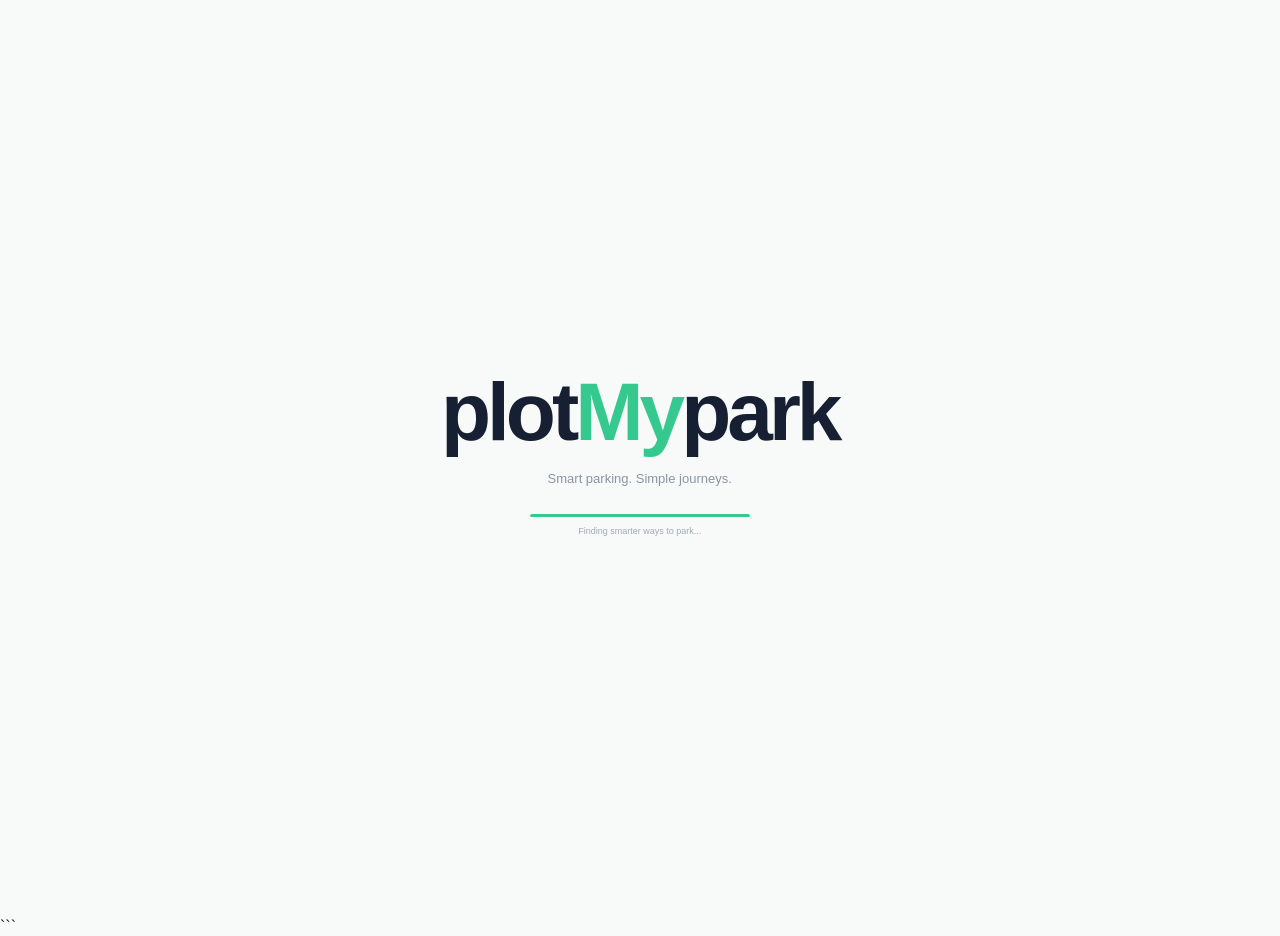
<file: index.html>
```html
<!DOCTYPE html>
<html lang="en">

<head>

    <meta charset="UTF-8">

    <meta
        name="viewport"
        content="width=device-width, initial-scale=1.0"
    >

    <title>plotMypark | Smart Parking</title>

    <link
        rel="stylesheet"
        href="css/login.css"
    >

</head>


<body>


    <!-- =================================================
         INTRO SPLASH
         ================================================= -->

    <div
        class="intro-splash"
        id="introSplash"
    >

        <div class="intro-content">

            <div class="intro-logo">
                plot<span>My</span>park
            </div>

            <div class="intro-tagline">
                Smart parking. Simple journeys.
            </div>

            <div class="intro-loader">

                <div class="loader-track">

                    <div class="loader-fill"></div>

                </div>

                <span>
                    Finding smarter ways to park...
                </span>

            </div>

        </div>

    </div>



    <!-- =================================================
         TOP NAVIGATION
         ================================================= -->

    <header class="landing-nav">

        <div class="brand">
            plot<span>My</span>park
        </div>

        <div class="nav-status">

            <span class="status-dot"></span>

            Parking made simple

        </div>

    </header>



    <!-- =================================================
         MAIN LANDING PAGE
         ================================================= -->

    <main class="landing-page">


        <!-- =================================================
             LEFT HERO SECTION
             ================================================= -->

        <section class="hero-section">

            <div class="hero-label">

                <span>
                    SMART PARKING
                </span>

            </div>


            <h1>

                Find your spot.

                <br>

                <span>
                    Park smarter.
                </span>

            </h1>


            <p class="hero-description">

                Discover nearby parking spaces,
                check live availability and reserve
                your spot before you reach your
                destination.

            </p>

        </section>



        <!-- =================================================
             RIGHT LOGIN SECTION
             ================================================= -->

        <section class="login-section">


            <div class="login-card">


                <!-- LOGIN HEADING -->

                <div class="login-heading">

                    <span class="welcome-small">
                        WELCOME BACK
                    </span>


                    <h2>
                        Let's get you parked.
                    </h2>


                    <p>
                        Login to continue to plotMypark.
                    </p>

                </div>



                <!-- =================================================
                     LOGIN FORM
                     ================================================= -->

                <form id="loginForm">


                    <!-- EMAIL / MOBILE -->

                    <div class="input-group">

                        <label for="email">
                            Email or Mobile Number
                        </label>


                        <div class="input-wrapper">

                            <span>
                                ✉
                            </span>


                            <input
                                type="text"
                                id="email"
                                placeholder="Enter your email or mobile"
                                required
                            >

                        </div>

                    </div>



                    <!-- PASSWORD -->

                    <div class="input-group">

                        <label for="password">
                            Password
                        </label>


                        <div class="input-wrapper">

                            <span>
                                ●
                            </span>


                            <input
                                type="password"
                                id="password"
                                placeholder="Enter your password"
                                required
                            >

                        </div>

                    </div>



                    <!-- LOGIN OPTIONS -->

                    <div class="login-options">


                        <label>

                            <input
                                type="checkbox"
                                id="rememberMe"
                            >

                            Remember me

                        </label>


                        <a href="#">
                            Forgot password?
                        </a>


                    </div>



                    <!-- LOGIN BUTTON -->

                    <button
                        type="submit"
                        class="login-btn"
                    >

                        Login

                        <span>
                            →
                        </span>

                    </button>


                </form>



                <!-- =================================================
                     DIVIDER
                     ================================================= -->

                <div class="divider">

                    <span></span>

                    <p>
                        or
                    </p>

                    <span></span>

                </div>



                <!-- =================================================
                     DEMO USER
                     ================================================= -->

                <button
                    class="demo-btn"
                    id="demoLogin"
                    type="button"
                >

                    <span>
                        🚗
                    </span>

                    Continue as Demo User

                </button>



                <!-- =================================================
                     PARKING OWNER
                     ================================================= -->

                <div class="owner-entry">


                    <div>

                        <strong>
                            Have a parking space?
                        </strong>


                        <small>
                            List it and earn from unused space.
                        </small>

                    </div>


                    <button
                        type="button"
                        onclick="window.location.href='owner-register.html'"
                    >

                        🅿️ Owner

                    </button>

                </div>



                <!-- =================================================
                     REGISTER
                     ================================================= -->

                <p class="register-text">

                    Don't have an account?

                    <a href="register.html">
                        Create account
                    </a>

                </p>


            </div>


        </section>


    </main>



    <!-- =================================================
         FOOTER
         ================================================= -->

    <footer class="landing-footer">


        <span>
            © 2026 plotMypark
        </span>


        <span>
            Smart parking for smarter cities.
        </span>


    </footer>



    <!-- =================================================
         EXISTING AUTHENTICATION
         ================================================= -->

    <script src="js/auth.js"></script>



    <!-- =================================================
         USER NAME SUPPORT
         ================================================= -->

    <script>

        /*
         * Keep the registered user's name available
         * for the Home page.
         *
         * The actual name should be saved by register.html
         * / auth.js during account creation.
         */

        document.addEventListener("DOMContentLoaded", function () {

            const savedName =
                localStorage.getItem("userName");

            const savedEmail =
                localStorage.getItem("userEmail");

            /*
             * If an existing authentication system already
             * saved the user's name, preserve it.
             */

            if (savedName && savedName.trim() !== "") {

                localStorage.setItem(
                    "currentUserName",
                    savedName.trim()
                );

            }

            /*
             * Keep the logged-in email available as well.
             */

            if (savedEmail && savedEmail.trim() !== "") {

                localStorage.setItem(
                    "currentUserEmail",
                    savedEmail.trim()
                );

            }

        });

    </script>



    <!-- =================================================
         INTRO TRANSITION
         ================================================= -->

    <script>

        window.addEventListener(
            "load",
            function () {

                const splash =
                    document.getElementById(
                        "introSplash"
                    );


                setTimeout(
                    function () {

                        if (splash) {

                            splash.classList.add(
                                "intro-finished"
                            );

                        }

                    },
                    1900
                );

            }
        );

    </script>


</body>

</html>
```
</file>
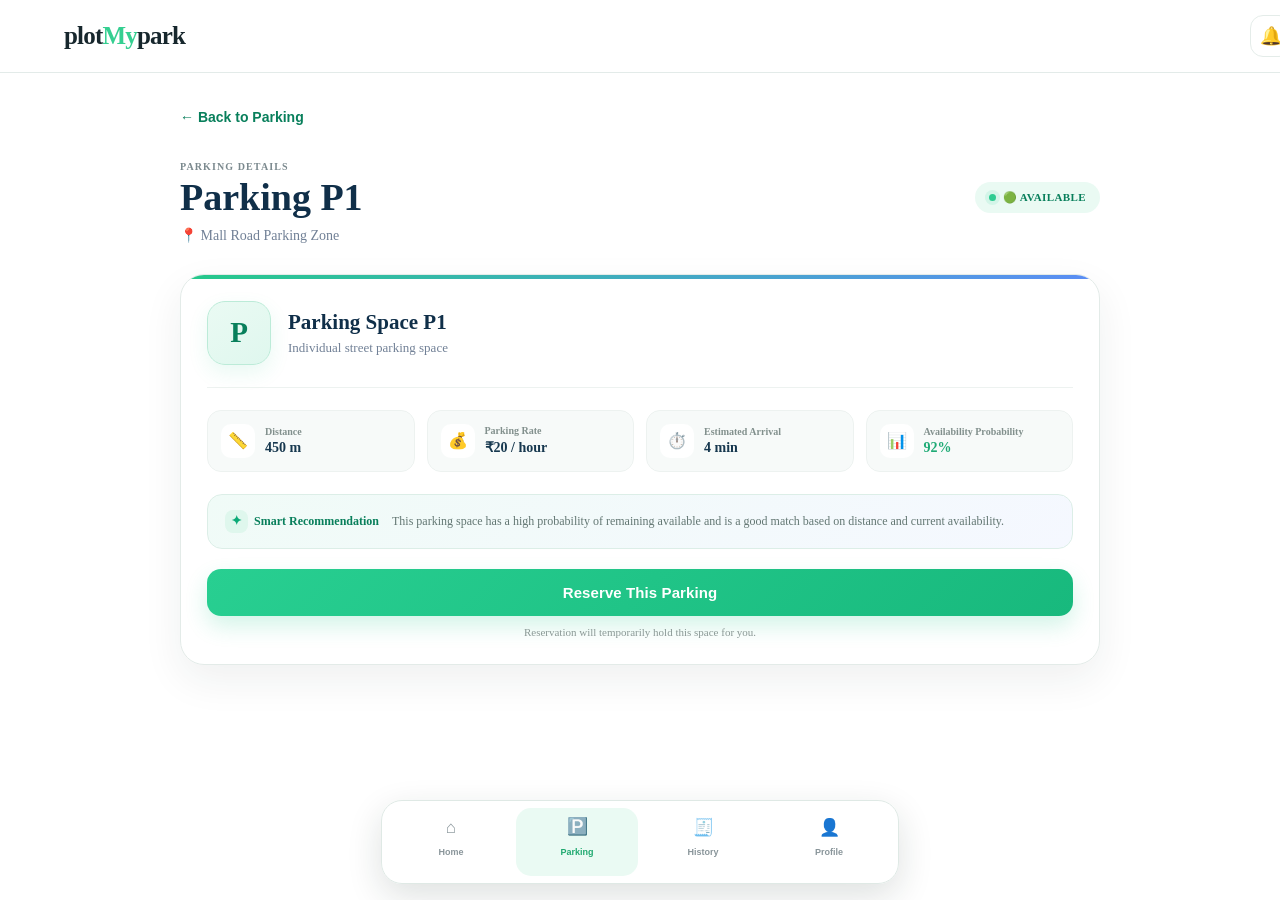
<file: details.html>
<!DOCTYPE html>
<html lang="en">
<head>
    <meta charset="UTF-8">
    <meta name="viewport" content="width=device-width, initial-scale=1.0">

    <title>plotMypark | Parking Details</title>

    <link rel="stylesheet" href="css/style.css">
</head>

<body class="dashboard-body">

    <!-- NAVBAR -->
    <header class="top-nav">

        <div class="logo">
            plot<span>My</span>park
        </div>

        <div class="nav-actions">
            <button class="icon-btn">🔔</button>
            <button class="profile-btn">👤</button>
        </div>

    </header>


    <main class="details-page">

        <!-- BACK -->
        <button
            class="back-btn"
            onclick="window.location.href='parking.html'"
        >
            ← Back to Parking
        </button>


        <!-- PARKING HEADER -->
        <section class="details-header">

            <div>
                <p class="small-text">PARKING DETAILS</p>

                <h1 id="parkingTitle">
                    Parking P1
                </h1>

                <p class="details-location">
                    📍 Mall Road Parking Zone
                </p>
            </div>

            <span class="status-badge">
                🟢 AVAILABLE
            </span>

        </section>


        <!-- MAIN DETAILS CARD -->
        <section class="details-card">

            <div class="parking-visual">

                <div class="big-parking-icon">
                    P
                </div>

                <div>
                    <h2 id="spaceName">
                        Parking Space P1
                    </h2>

                    <p>
                        Individual street parking space
                    </p>
                </div>

            </div>


            <!-- INFORMATION -->
            <div class="parking-information">

                <div class="detail-item">

                    <span class="detail-icon">📏</span>

                    <div>
                        <small>Distance</small>
                        <strong>450 m</strong>
                    </div>

                </div>


                <div class="detail-item">

                    <span class="detail-icon">💰</span>

                    <div>
                        <small>Parking Rate</small>
                        <strong>₹20 / hour</strong>
                    </div>

                </div>


                <div class="detail-item">

                    <span class="detail-icon">⏱️</span>

                    <div>
                        <small>Estimated Arrival</small>
                        <strong>4 min</strong>
                    </div>

                </div>


                <div class="detail-item">

                    <span class="detail-icon">📊</span>

                    <div>
                        <small>Availability Probability</small>
                        <strong class="green-text">92%</strong>
                    </div>

                </div>

            </div>


            <!-- AI RECOMMENDATION -->
            <div class="ai-recommendation">

                <div class="ai-title">
                    <span>✦</span>
                    Smart Recommendation
                </div>

                <p>
                    This parking space has a high probability of
                    remaining available and is a good match based
                    on distance and current availability.
                </p>

            </div>


            <!-- RESERVE -->
            <button
                class="reserve-btn"
                id="reserveButton"
            >
                Reserve This Parking
            </button>


            <p class="reservation-note">
                Reservation will temporarily hold this space for you.
            </p>

        </section>

    </main>


    <!-- BOTTOM NAV -->
    <nav class="bottom-nav">

        <button
            class="bottom-item"
            onclick="window.location.href='home.html'"
        >
            <span>⌂</span>
            <p>Home</p>
        </button>


        <button
            class="bottom-item active"
            onclick="window.location.href='parking.html'"
        >
            <span>🅿️</span>
            <p>Parking</p>
        </button>


        <button
            class="bottom-item"
            onclick="activateNavAndNavigate(this, 'history.html')"
        >
            <span>🧾</span>
            <p>History</p>
        </button>


        <button class="bottom-item">
            <span>👤</span>
            <p>Profile</p>
        </button>

    </nav>


    <script src="js/details.js"></script>

</body>
</html>
</file>
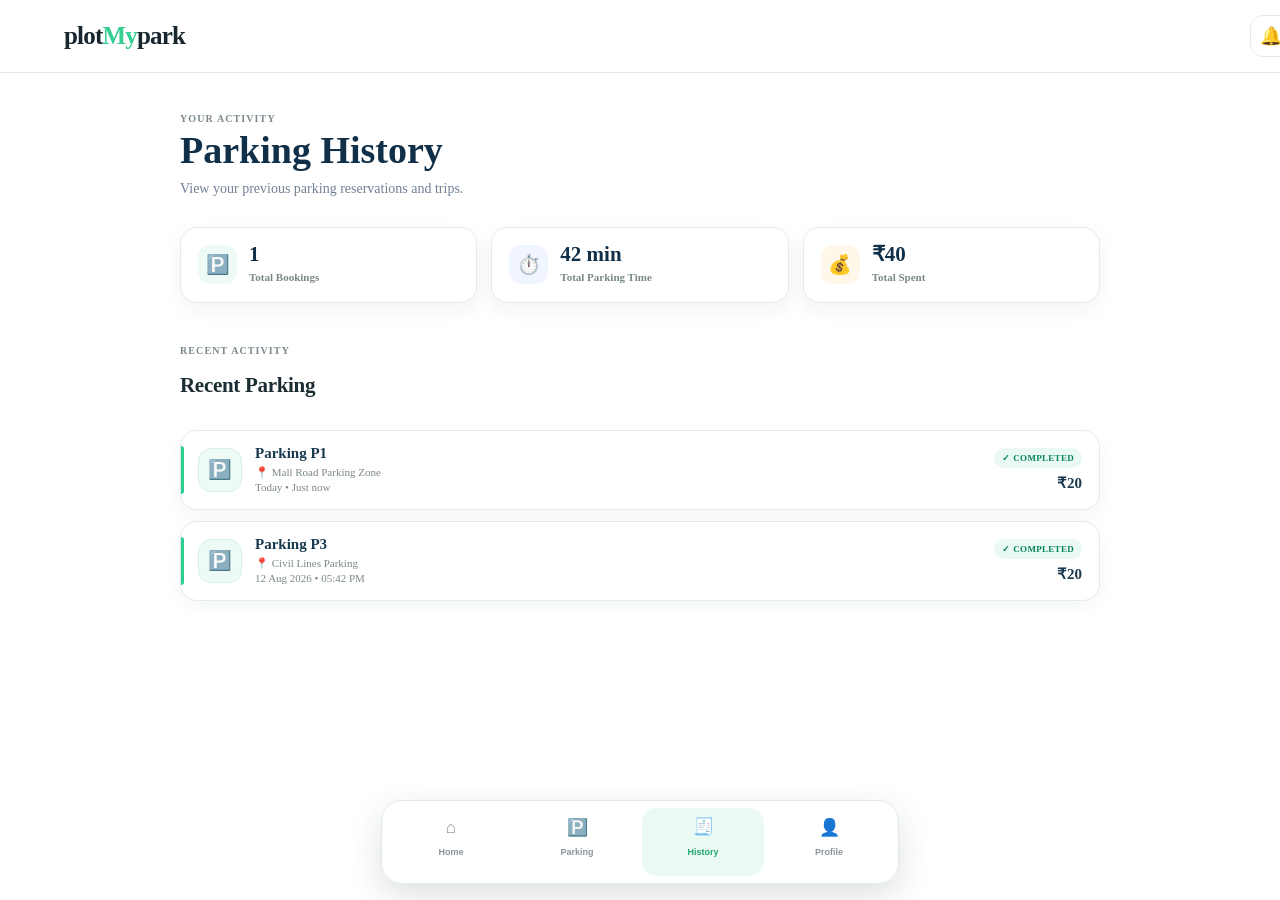
<file: history.html>
<!DOCTYPE html>
<html lang="en">
<head>
    <meta charset="UTF-8">
    <meta name="viewport" content="width=device-width, initial-scale=1.0">

    <title>plotMypark | Parking History</title>

    <link rel="stylesheet" href="css/style.css">
</head>

<body class="dashboard-body">

    <!-- NAVBAR -->
    <header class="top-nav">

        <div class="logo">
            plot<span>My</span>park
        </div>

        <div class="nav-actions">
            <button class="icon-btn">🔔</button>
            <button class="profile-btn">👤</button>
        </div>

    </header>


    <main class="history-page">

        <!-- HEADER -->

        <section class="history-header">

            <div>
                <p class="small-text">YOUR ACTIVITY</p>

                <h1>Parking History</h1>

                <p>
                    View your previous parking reservations and trips.
                </p>
            </div>

        </section>


        <!-- SUMMARY -->

        <section class="history-summary">

            <div class="summary-card">

                <span>🅿️</span>

                <div>
                    <strong id="totalBookings">1</strong>
                    <small>Total Bookings</small>
                </div>

            </div>


            <div class="summary-card">

                <span>⏱️</span>

                <div>
                    <strong>42 min</strong>
                    <small>Total Parking Time</small>
                </div>

            </div>


            <div class="summary-card">

                <span>💰</span>

                <div>
                    <strong>₹40</strong>
                    <small>Total Spent</small>
                </div>

            </div>

        </section>


        <!-- HISTORY LIST -->

        <section class="history-section">

            <div class="section-heading">

                <div>
                    <p class="small-text">RECENT ACTIVITY</p>
                    <h2>Recent Parking</h2>
                </div>

            </div>


            <!-- CURRENT DEMO BOOKING -->

            <div class="history-card">

                <div class="history-main">

                    <div class="history-icon">
                        🅿️
                    </div>

                    <div>

                        <h3 id="historyParking">
                            Parking P1
                        </h3>

                        <p>
                            📍 Mall Road Parking Zone
                        </p>

                        <p id="historyDate">
                            Today • Just now
                        </p>

                    </div>

                </div>


                <div class="history-right">

                    <span class="completed-badge">
                        ✓ COMPLETED
                    </span>

                    <strong>
                        ₹20
                    </strong>

                </div>

            </div>


            <!-- OLD DEMO BOOKING -->

            <div class="history-card">

                <div class="history-main">

                    <div class="history-icon">
                        🅿️
                    </div>

                    <div>

                        <h3>Parking P3</h3>

                        <p>
                            📍 Civil Lines Parking
                        </p>

                        <p>
                            12 Aug 2026 • 05:42 PM
                        </p>

                    </div>

                </div>


                <div class="history-right">

                    <span class="completed-badge">
                        ✓ COMPLETED
                    </span>

                    <strong>
                        ₹20
                    </strong>

                </div>

            </div>


            <!-- EMPTY STATE -->

            <div
                id="emptyHistory"
                class="empty-history hidden"
            >

                <div>
                    🅿️
                </div>

                <h3>No parking history yet</h3>

                <p>
                    Your completed parking sessions will appear here.
                </p>

                <button
                    class="primary-btn"
                    onclick="window.location.href='parking.html'"
                >
                    Find Parking
                </button>

            </div>

        </section>

    </main>


    <!-- BOTTOM NAV -->

    <nav class="bottom-nav">

        <button
            class="bottom-item"
            onclick="window.location.href='home.html'"
        >
            <span>⌂</span>
            <p>Home</p>
        </button>


        <button
            class="bottom-item"
            onclick="window.location.href='parking.html'"
        >
            <span>🅿️</span>
            <p>Parking</p>
        </button>


        <button
            class="bottom-item active"
            onclick="window.location.href='history.html'"
        >
            <span>🧾</span>
            <p>History</p>
        </button>


        <button
            class="bottom-item"
            onclick="window.location.href='profile.html'"
        >
            <span>👤</span>
            <p>Profile</p>
        </button>

    </nav>


    <script src="js/history.js"></script>

</body>
</html>
</file>
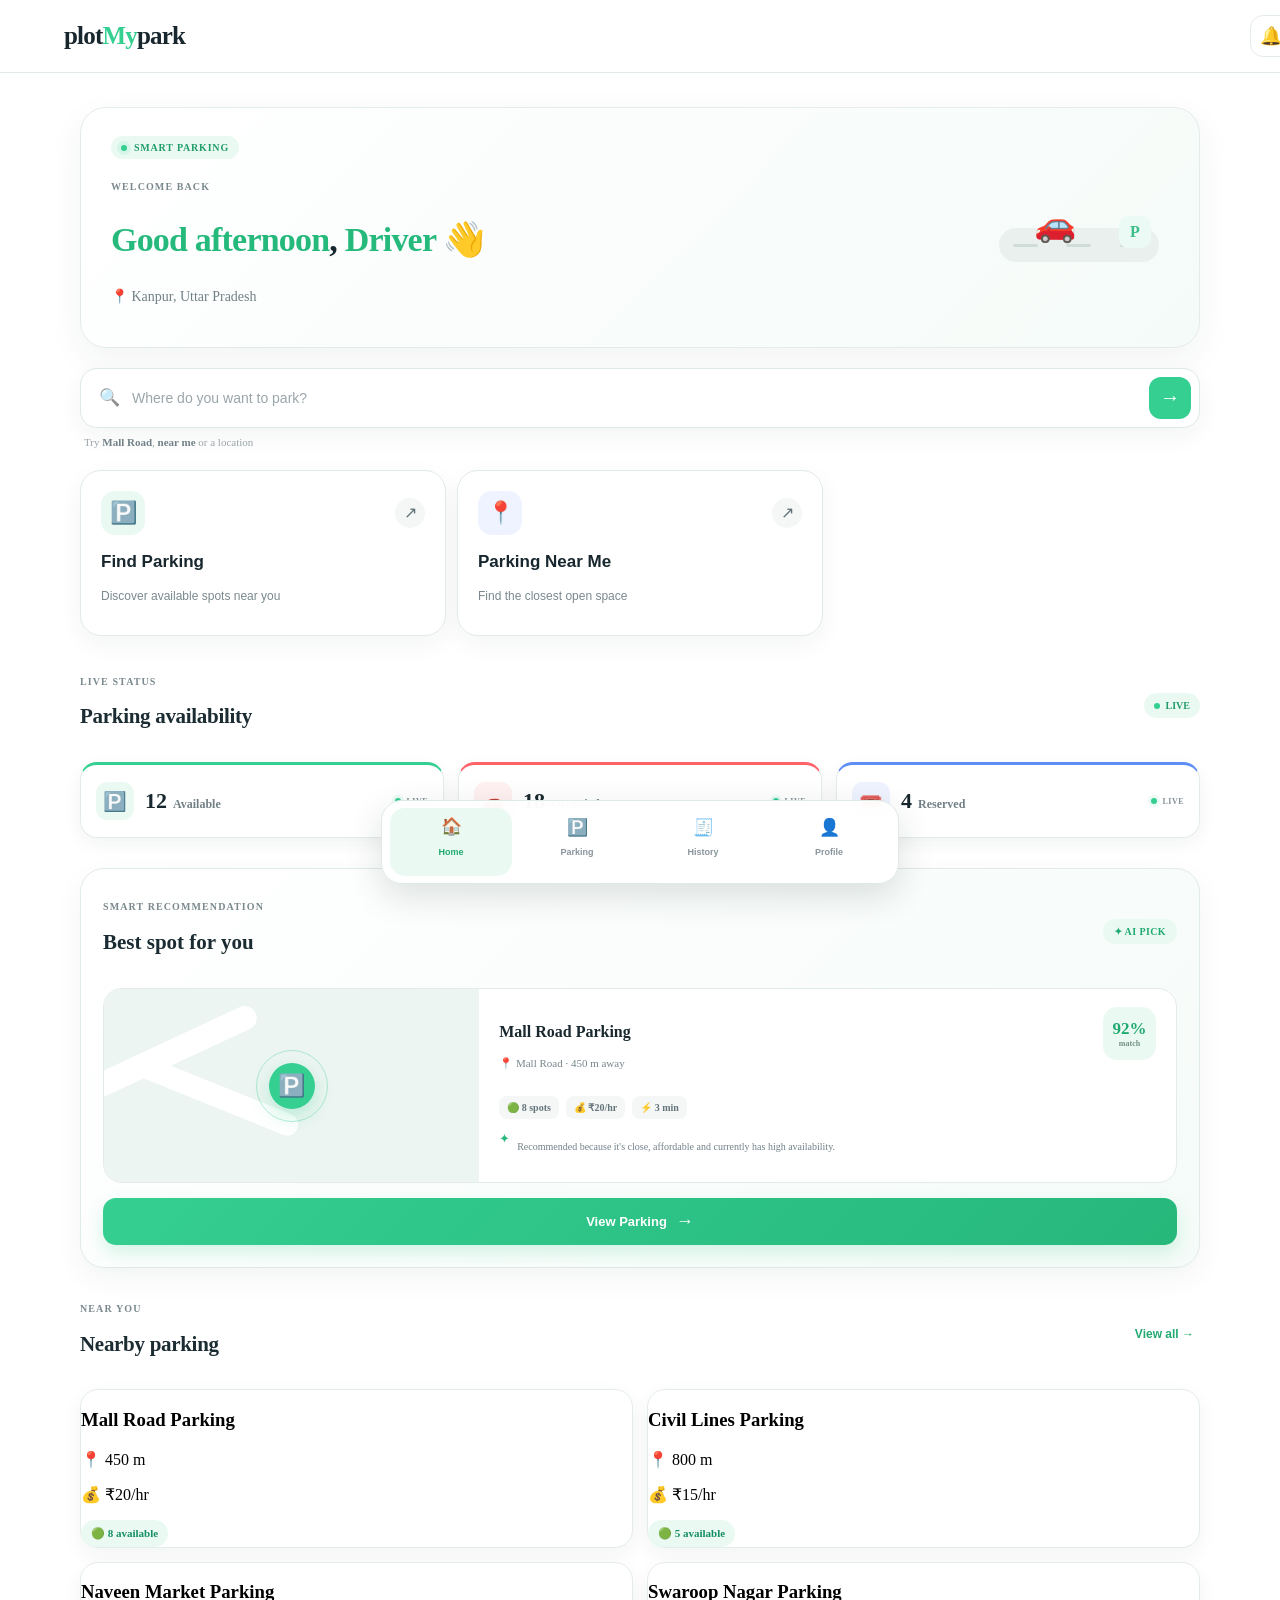
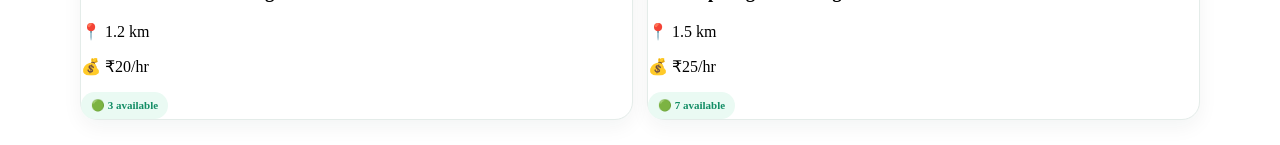
<file: home.html>
<!DOCTYPE html>
<html lang="en">

<head>

    <meta charset="UTF-8">

    <meta
        name="viewport"
        content="width=device-width, initial-scale=1.0"
    >

    <title>plotMypark | Home</title>

    <link
        rel="stylesheet"
        href="css/style.css"
    >

</head>


<body class="dashboard-body">


    <!-- =================================================
         TOP NAVBAR
         ================================================= -->

    <header class="top-nav">

        <div class="logo">
            plot<span>My</span>park
        </div>


        <div class="nav-actions">

            <button
                class="icon-btn"
                title="Notifications"
                onclick="showNotification()"
            >
                🔔
            </button>


            <button
                class="profile-btn"
                title="Profile"
                onclick="window.location.href='profile.html'"
            >
                👤
            </button>

        </div>

    </header>



    <!-- =================================================
         MAIN DASHBOARD
         ================================================= -->

    <main class="dashboard">


        <!-- =================================================
             WELCOME SECTION
             ================================================= -->

        <section class="welcome-section premium-welcome">

            <div class="welcome-content">

                <div class="welcome-tag">

                    <span class="pulse-dot"></span>

                    SMART PARKING

                </div>


                <p class="small-text">
                    WELCOME BACK
                </p>


                <h1>
    <span id="greeting">Good afternoon</span>,
    <span id="userName">Driver</span>
    👋
</h1>


                <p class="location">
                    📍 Kanpur, Uttar Pradesh
                </p>

            </div>


            <!-- Small parking animation -->

            <div class="welcome-car">

                <div class="car-road">

                    <span></span>
                    <span></span>
                    <span></span>

                </div>


                <div class="car-animation">
                    🚗
                </div>


                <div class="parking-mark">
                    P
                </div>

            </div>

        </section>



        <!-- =================================================
             SEARCH
             ================================================= -->

        <section class="search-section premium-search">

            <div class="search-box">

                <span class="search-icon">
                    🔍
                </span>


                <input
                    type="text"
                    id="parkingSearch"
                    placeholder="Where do you want to park?"
                    autocomplete="off"
                >


                <button
                    class="search-action"
                    onclick="goToParking()"
                    title="Find parking"
                >
                    →
                </button>

            </div>


            <p class="search-hint">

                Try
                <strong>Mall Road</strong>,
                <strong>near me</strong>
                or a location

            </p>

        </section>



        <!-- =================================================
             QUICK ACTIONS
             ================================================= -->

        <section class="quick-actions premium-actions">


            <!-- FIND PARKING -->

            <button
                class="action-card find-action"
                onclick="goToParking()"
            >

                <div class="action-card-top">

                    <div class="action-icon">
                        🅿️
                    </div>


                    <span class="action-arrow">
                        ↗
                    </span>

                </div>


                <div class="action-card-content">

                    <h3>
                        Find Parking
                    </h3>


                    <p>
                        Discover available spots near you
                    </p>

                </div>

            </button>



            <!-- PARKING NEAR ME -->

            <button
                class="action-card nearby-action"
                onclick="goToParking()"
            >

                <div class="action-card-top">

                    <div class="action-icon">
                        📍
                    </div>


                    <span class="action-arrow">
                        ↗
                    </span>

                </div>


                <div class="action-card-content">

                    <h3>
                        Parking Near Me
                    </h3>


                    <p>
                        Find the closest open space
                    </p>

                </div>

            </button>

        </section>



        <!-- =================================================
             LIVE PARKING STATUS
             ================================================= -->

        <section>


            <div class="section-heading">

                <div>

                    <p class="small-text">
                        LIVE STATUS
                    </p>


                    <h2>
                        Parking availability
                    </h2>

                </div>


                <span class="live-indicator">

                    <span></span>

                    LIVE

                </span>

            </div>



            <!-- COMPACT STATUS CARDS -->

            <div class="compact-status-grid">


                <!-- AVAILABLE -->

                <div
                    class="compact-status-card available-card"
                >

                    <div class="compact-status-icon">
                        🅿️
                    </div>


                    <div class="compact-status-content">

                        <strong
                            id="availableCount"
                            class="compact-status-number parking-counter"
                            data-target="12"
                        >
                            0
                        </strong>


                        <span class="compact-status-label">
                            Available
                        </span>

                    </div>


                    <div class="compact-live">

                        <span class="compact-live-dot"></span>

                        LIVE

                    </div>

                </div>



                <!-- OCCUPIED -->

                <div
                    class="compact-status-card occupied-card"
                >

                    <div class="compact-status-icon">
                        🚗
                    </div>


                    <div class="compact-status-content">

                        <strong
                            class="compact-status-number parking-counter"
                            data-target="18"
                        >
                            0
                        </strong>


                        <span class="compact-status-label">
                            Occupied
                        </span>

                    </div>


                    <div class="compact-live">

                        <span class="compact-live-dot"></span>

                        LIVE

                    </div>

                </div>



                <!-- RESERVED -->

                <div
                    class="compact-status-card reserved-card"
                >

                    <div class="compact-status-icon">
                        🎟️
                    </div>


                    <div class="compact-status-content">

                        <strong
                            class="compact-status-number parking-counter"
                            data-target="4"
                        >
                            0
                        </strong>


                        <span class="compact-status-label">
                            Reserved
                        </span>

                    </div>


                    <div class="compact-live">

                        <span class="compact-live-dot"></span>

                        LIVE

                    </div>

                </div>

            </div>

        </section>



        <!-- =================================================
             AI RECOMMENDATION
             ================================================= -->

        <section class="recommendation premium-recommendation">


            <div class="recommendation-header">

                <div>

                    <p class="small-text">
                        SMART RECOMMENDATION
                    </p>


                    <h2>
                        Best spot for you
                    </h2>

                </div>


                <span class="ai-badge">
                    ✦ AI PICK
                </span>

            </div>



            <!-- RECOMMENDATION CARD -->

            <div class="recommendation-card">


                <!-- MINI MAP -->

                <div class="recommendation-map">

                    <div class="map-road road-one"></div>

                    <div class="map-road road-two"></div>


                    <div class="map-pin main-pin">
                        🅿️
                    </div>


                    <div class="map-pulse"></div>

                </div>



                <!-- INFORMATION -->

                <div class="recommendation-info">


                    <div class="parking-title-row">

                        <div>

                            <h3>
                                Mall Road Parking
                            </h3>


                            <p class="parking-location">
                                📍 Mall Road · 450 m away
                            </p>

                        </div>


                        <span class="match-score">

                            92%

                            <small>
                                match
                            </small>

                        </span>

                    </div>



                    <div class="parking-meta">

                        <span>
                            🟢 8 spots
                        </span>


                        <span>
                            💰 ₹20/hr
                        </span>


                        <span>
                            ⚡ 3 min
                        </span>

                    </div>



                    <div class="ai-reason">

                        <span>
                            ✦
                        </span>


                        <p>

                            Recommended because it's close,
                            affordable and currently has
                            high availability.

                        </p>

                    </div>

                </div>

            </div>



            <button
                class="primary-btn recommendation-btn"
                onclick="viewParkingDetails()"
            >

                View Parking

                <span>
                    →
                </span>

            </button>

        </section>



        <!-- =================================================
             NEARBY PARKING
             ================================================= -->

        <section class="nearby-section">


            <div class="section-heading">

                <div>

                    <p class="small-text">
                        NEAR YOU
                    </p>


                    <h2>
                        Nearby parking
                    </h2>

                </div>


                <button
                    class="text-btn"
                    onclick="goToParking()"
                >
                    View all →
                </button>

            </div>


            <div
                id="parkingList"
                class="parking-list"
            >

                <!--
                    Parking cards will be
                    generated by app.js
                -->

            </div>

        </section>


    </main>



    <!-- =================================================
         BOTTOM NAVIGATION
         ================================================= -->

    <nav class="bottom-nav">


        <!-- HOME -->

        <button
            class="bottom-item active"
            onclick="window.location.href='home.html'"
        >

            <span>
                🏠
            </span>

            <p>
                Home
            </p>

        </button>



        <!-- PARKING -->

        <button
            class="bottom-item"
            onclick="goToParking()"
        >

            <span>
                🅿️
            </span>

            <p>
                Parking
            </p>

        </button>



        <!-- HISTORY -->

        <button
            class="bottom-item"
            onclick="window.location.href='history.html'"
        >

            <span>
                🧾
            </span>

            <p>
                History
            </p>

        </button>



        <!-- PROFILE -->

        <button
            class="bottom-item"
            onclick="window.location.href='profile.html'"
        >

            <span>
                👤
            </span>

            <p>
                Profile
            </p>

        </button>


    </nav>



    <!-- =================================================
         APP JAVASCRIPT
         ================================================= -->

    <script src="js/app.js"></script>



    <!-- =================================================
         NOTIFICATION
         ================================================= -->

    <script>

        function showNotification() {

            alert(
                "🔔 You're all caught up! No new notifications."
            );

        }

    </script>



    <!-- =================================================
         SEARCH ENTER
         ================================================= -->

    <script>

        const searchInput =
            document.getElementById(
                "parkingSearch"
            );


        if (searchInput) {

            searchInput.addEventListener(
                "keydown",
                function (event) {

                    if (event.key === "Enter") {

                        goToParking();

                    }

                }
            );

        }

    </script>



    <!-- =================================================
         PARKING COUNTER ANIMATION
         ================================================= -->

    <script>

        document.addEventListener(
            "DOMContentLoaded",
            function () {

                const counters =
                    document.querySelectorAll(
                        ".parking-counter"
                    );


                counters.forEach(
                    function (counter) {

                        const target =
                            Number(
                                counter.dataset.target
                            );


                        let current = 0;


                        const step =
                            Math.max(
                                1,
                                Math.ceil(
                                    target / 12
                                )
                            );


                        const timer =
                            setInterval(
                                function () {

                                    current += step;


                                    if (
                                        current >= target
                                    ) {

                                        current =
                                            target;

                                        clearInterval(
                                            timer
                                        );

                                    }


                                    counter.textContent =
                                        current;

                                },
                                45
                            );

                    }
                );

            }
        );

    </script>



    <!-- =================================================
         SOFT GREEN CLICK EFFECT
         ================================================= -->

    <script>

        document.addEventListener(
            "click",
            function (event) {


                const card =
                    event.target.closest(
                        ".compact-status-card, " +
                        ".action-card, " +
                        ".recommendation-card"
                    );


                if (!card) return;


                card.classList.remove(
                    "dashboard-clicked"
                );


                void card.offsetWidth;


                card.classList.add(
                    "dashboard-clicked"
                );


                setTimeout(
                    function () {

                        card.classList.remove(
                            "dashboard-clicked"
                        );

                    },
                    600
                );

            }
        );

    </script>


</body>

</html>
</file>
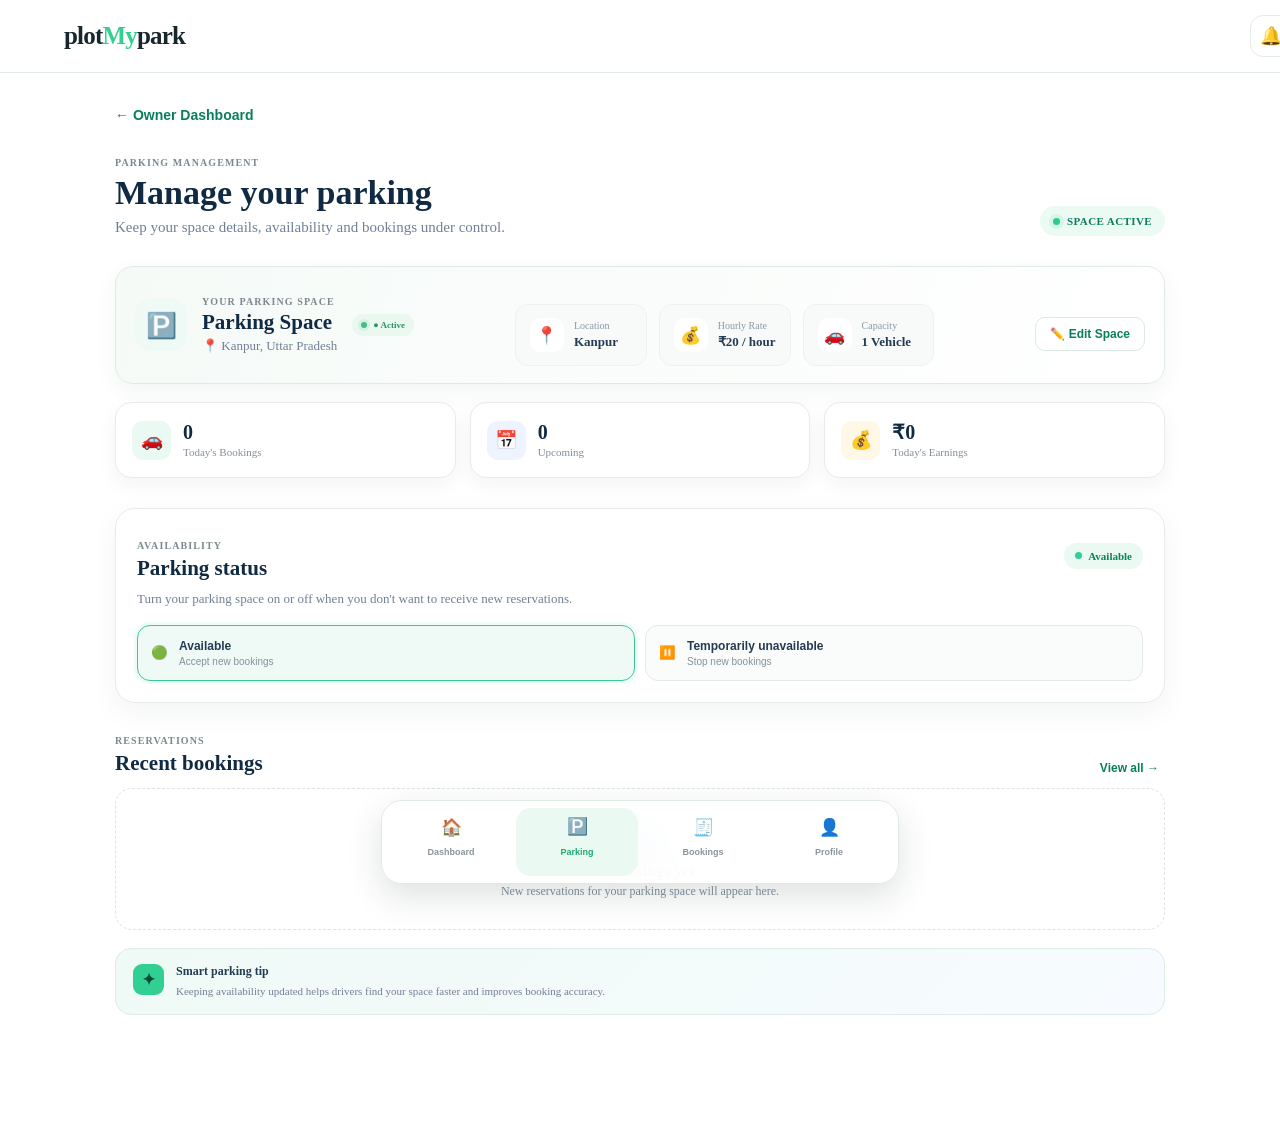
<file: manage-parking.html>
<!DOCTYPE html>
<html lang="en">

<head>

    <meta charset="UTF-8">

    <meta
        name="viewport"
        content="width=device-width, initial-scale=1.0"
    >

    <title>plotMypark | Manage Parking</title>

    <link
        rel="stylesheet"
        href="css/style.css"
    >

</head>


<body class="dashboard-body">


    <!-- =====================================================
         TOP NAVBAR
         ===================================================== -->

    <header class="top-nav">

        <div class="logo">
            plot<span>My</span>park
        </div>


        <div class="nav-actions">

            <button
                class="icon-btn"
                onclick="showOwnerNotification()"
                title="Notifications"
            >
                🔔
            </button>


            <button
                class="profile-btn"
                onclick="window.location.href='owner-profile.html'"
                title="Owner Profile"
            >
                👤
            </button>

        </div>

    </header>



    <!-- =====================================================
         MAIN
         ===================================================== -->

    <main class="manage-parking-page">


        <!-- =================================================
             BACK
             ================================================= -->

        <button
            class="owner-back-btn"
            onclick="window.location.href='owner-profile.html'"
        >
            ← Owner Dashboard
        </button>



        <!-- =================================================
             PAGE HEADER
             ================================================= -->

        <section class="manage-header">

            <div>

                <p class="small-text">
                    PARKING MANAGEMENT
                </p>


                <h1>
                    Manage your parking
                </h1>


                <p>
                    Keep your space details, availability and
                    bookings under control.
                </p>

            </div>


            <div class="owner-live-badge">

                <span></span>

                SPACE ACTIVE

            </div>

        </section>



        <!-- =================================================
             PARKING SPACE OVERVIEW
             ================================================= -->

        <section class="owner-space-card">


            <div class="owner-space-top">


                <div class="owner-space-icon">
                    🅿️
                </div>


                <div class="owner-space-title">

                    <p class="small-text">
                        YOUR PARKING SPACE
                    </p>


                    <h2 id="parkingName">
                        Parking Space
                    </h2>


                    <p id="parkingLocation">
                        📍 Kanpur, Uttar Pradesh
                    </p>

                </div>


                <span
                    class="space-status active-status"
                    id="spaceStatus"
                >
                    ● Active
                </span>

            </div>



            <!-- SPACE INFO -->

            <div class="owner-space-info">


                <div class="owner-info-item">

                    <span>
                        📍
                    </span>

                    <div>

                        <small>
                            Location
                        </small>

                        <strong id="spaceCity">
                            Kanpur
                        </strong>

                    </div>

                </div>



                <div class="owner-info-item">

                    <span>
                        💰
                    </span>

                    <div>

                        <small>
                            Hourly Rate
                        </small>

                        <strong id="spaceRate">
                            ₹20 / hour
                        </strong>

                    </div>

                </div>



                <div class="owner-info-item">

                    <span>
                        🚗
                    </span>

                    <div>

                        <small>
                            Capacity
                        </small>

                        <strong id="spaceCapacity">
                            1 Vehicle
                        </strong>

                    </div>

                </div>

            </div>



            <!-- EDIT -->

            <button
                class="edit-space-btn"
                onclick="toggleEditSpace()"
            >
                ✏️ Edit Space
            </button>



            <!-- EDIT FORM -->

            <div
                id="editSpaceForm"
                class="edit-space-form hidden"
            >

                <div class="manage-input">

                    <label>
                        Parking Name
                    </label>

                    <input
                        type="text"
                        id="editParkingName"
                        placeholder="Enter parking name"
                    >

                </div>


                <div class="manage-input">

                    <label>
                        City / Area
                    </label>

                    <input
                        type="text"
                        id="editParkingCity"
                        placeholder="Enter location"
                    >

                </div>


                <div class="manage-input">

                    <label>
                        Hourly Rate
                    </label>

                    <input
                        type="number"
                        id="editParkingRate"
                        placeholder="20"
                    >

                </div>


                <div class="edit-actions">

                    <button
                        class="save-space-btn"
                        onclick="saveSpaceChanges()"
                    >
                        ✓ Save Changes
                    </button>


                    <button
                        class="cancel-edit-btn"
                        onclick="toggleEditSpace()"
                    >
                        Cancel
                    </button>

                </div>

            </div>

        </section>



        <!-- =================================================
             QUICK STATS
             ================================================= -->

        <section class="manage-stats">


            <div class="manage-stat-card">

                <div class="manage-stat-icon green">
                    🚗
                </div>

                <div>

                    <strong id="todayBookings">
                        0
                    </strong>

                    <span>
                        Today's Bookings
                    </span>

                </div>

            </div>



            <div class="manage-stat-card">

                <div class="manage-stat-icon blue">
                    📅
                </div>

                <div>

                    <strong id="upcomingBookings">
                        0
                    </strong>

                    <span>
                        Upcoming
                    </span>

                </div>

            </div>



            <div class="manage-stat-card">

                <div class="manage-stat-icon yellow">
                    💰
                </div>

                <div>

                    <strong id="todayEarnings">
                        ₹0
                    </strong>

                    <span>
                        Today's Earnings
                    </span>

                </div>

            </div>

        </section>



        <!-- =================================================
             AVAILABILITY CONTROL
             ================================================= -->

        <section class="availability-control">


            <div class="availability-heading">

                <div>

                    <p class="small-text">
                        AVAILABILITY
                    </p>

                    <h2>
                        Parking status
                    </h2>

                </div>


                <div
                    class="availability-state"
                    id="availabilityState"
                >

                    <span></span>

                    Available

                </div>

            </div>



            <p class="availability-description">

                Turn your parking space on or off when you
                don't want to receive new reservations.

            </p>



            <div class="availability-actions">


                <button
                    class="availability-btn active"
                    id="availableBtn"
                    onclick="setAvailability('available')"
                >

                    🟢

                    <span>

                        <strong>
                            Available
                        </strong>

                        <small>
                            Accept new bookings
                        </small>

                    </span>

                </button>



                <button
                    class="availability-btn"
                    id="unavailableBtn"
                    onclick="setAvailability('unavailable')"
                >

                    ⏸️

                    <span>

                        <strong>
                            Temporarily unavailable
                        </strong>

                        <small>
                            Stop new bookings
                        </small>

                    </span>

                </button>

            </div>

        </section>



        <!-- =================================================
             BOOKINGS
             ================================================= -->

        <section class="manage-bookings">


            <div class="manage-section-heading">

                <div>

                    <p class="small-text">
                        RESERVATIONS
                    </p>

                    <h2>
                        Recent bookings
                    </h2>

                </div>


                <button
                    class="manage-view-btn"
                    onclick="window.location.href='owner-profile.html'"
                >
                    View all →
                </button>

            </div>



            <div
                id="manageBookingList"
                class="manage-booking-list"
            >

                <!-- Bookings generated by JavaScript -->

            </div>


            <div
                id="noManageBookings"
                class="no-manage-bookings hidden"
            >

                <div>
                    🅿️
                </div>

                <h3>
                    No bookings yet
                </h3>

                <p>
                    New reservations for your parking space
                    will appear here.
                </p>

            </div>

        </section>



        <!-- =================================================
             OWNER TIP
             ================================================= -->

        <section class="owner-tip">

            <div class="owner-tip-icon">
                ✦
            </div>


            <div>

                <strong>
                    Smart parking tip
                </strong>

                <p>
                    Keeping availability updated helps drivers
                    find your space faster and improves booking
                    accuracy.
                </p>

            </div>

        </section>


    </main>



    <!-- =====================================================
         BOTTOM NAVIGATION
         ===================================================== -->

    <nav class="bottom-nav">


        <button
            class="bottom-item"
            onclick="window.location.href='owner-profile.html'"
        >

            <span>
                🏠
            </span>

            <p>
                Dashboard
            </p>

        </button>



        <button
            class="bottom-item active"
        >

            <span>
                🅿️
            </span>

            <p>
                Parking
            </p>

        </button>



        <button
            class="bottom-item"
            onclick="window.location.href='owner-bookings.html'"
        >

            <span>
                🧾
            </span>

            <p>
                Bookings
            </p>

        </button>



        <button
            class="bottom-item"
            onclick="window.location.href='owner-profile.html'"
        >

            <span>
                👤
            </span>

            <p>
                Profile
            </p>

        </button>


    </nav>



    <!-- =====================================================
         JAVASCRIPT
         ===================================================== -->

    <script>

        /* =================================================
           LOAD OWNER PARKING
           ================================================= */

        document.addEventListener(
            "DOMContentLoaded",
            function () {

                loadOwnerSpace();

                loadOwnerBookings();

                loadAvailability();

            }
        );



        /* =================================================
           OWNER SPACE
           ================================================= */

        function loadOwnerSpace() {

            const savedSpace =
                localStorage.getItem(
                    "ownerSpace"
                );


            if (!savedSpace) {

                return;

            }


            try {

                const space =
                    JSON.parse(
                        savedSpace
                    );


                document.getElementById(
                    "parkingName"
                ).textContent =
                    space.spaceName ||
                    "Parking Space";


                document.getElementById(
                    "parkingLocation"
                ).textContent =
                    "📍 " +
                    (
                        space.city ||
                        "Kanpur, Uttar Pradesh"
                    );


                document.getElementById(
                    "spaceCity"
                ).textContent =
                    space.city ||
                    "Kanpur";


                if (space.rate) {

                    document.getElementById(
                        "spaceRate"
                    ).textContent =
                        "₹" +
                        space.rate +
                        " / hour";

                }


                if (space.capacity) {

                    document.getElementById(
                        "spaceCapacity"
                    ).textContent =
                        space.capacity +
                        " Vehicle" +
                        (
                            Number(space.capacity) > 1
                                ? "s"
                                : ""
                        );

                }

            }

            catch (error) {

                console.log(
                    "Unable to load owner space."
                );

            }

        }



        /* =================================================
           EDIT SPACE
           ================================================= */

        function toggleEditSpace() {

            const form =
                document.getElementById(
                    "editSpaceForm"
                );


            if (
                form.classList.contains(
                    "hidden"
                )
            ) {

                const savedSpace =
                    localStorage.getItem(
                        "ownerSpace"
                    );


                if (savedSpace) {

                    try {

                        const space =
                            JSON.parse(
                                savedSpace
                            );


                        document.getElementById(
                            "editParkingName"
                        ).value =
                            space.spaceName ||
                            "";


                        document.getElementById(
                            "editParkingCity"
                        ).value =
                            space.city ||
                            "";


                        document.getElementById(
                            "editParkingRate"
                        ).value =
                            space.rate ||
                            20;

                    }

                    catch (error) {

                        console.log(error);

                    }

                }


                form.classList.remove(
                    "hidden"
                );

            }

            else {

                form.classList.add(
                    "hidden"
                );

            }

        }



        /* =================================================
           SAVE SPACE
           ================================================= */

        function saveSpaceChanges() {

            const name =
                document.getElementById(
                    "editParkingName"
                ).value.trim();


            const city =
                document.getElementById(
                    "editParkingCity"
                ).value.trim();


            const rate =
                document.getElementById(
                    "editParkingRate"
                ).value;


            if (!name || !city || !rate) {

                alert(
                    "Please fill all parking details."
                );

                return;

            }


            let oldSpace = {};


            const savedSpace =
                localStorage.getItem(
                    "ownerSpace"
                );


            if (savedSpace) {

                try {

                    oldSpace =
                        JSON.parse(
                            savedSpace
                        );

                }

                catch (error) {

                    oldSpace = {};

                }

            }


            const updatedSpace = {

                ...oldSpace,

                spaceName: name,

                city: city,

                rate: rate

            };


            localStorage.setItem(
                "ownerSpace",
                JSON.stringify(
                    updatedSpace
                )
            );


            loadOwnerSpace();


            document.getElementById(
                "editSpaceForm"
            ).classList.add(
                "hidden"
            );


            showOwnerMessage(
                "✓ Parking details updated"
            );

        }



        /* =================================================
           AVAILABILITY
           ================================================= */

        function loadAvailability() {

            const status =
                localStorage.getItem(
                    "ownerAvailability"
                ) ||
                "available";


            setAvailabilityUI(
                status
            );

        }



        function setAvailability(status) {

            localStorage.setItem(
                "ownerAvailability",
                status
            );


            setAvailabilityUI(
                status
            );


            if (status === "available") {

                showOwnerMessage(
                    "🟢 Your parking is now available."
                );

            }

            else {

                showOwnerMessage(
                    "⏸️ New bookings are temporarily paused."
                );

            }

        }



        function setAvailabilityUI(status) {

            const availableBtn =
                document.getElementById(
                    "availableBtn"
                );


            const unavailableBtn =
                document.getElementById(
                    "unavailableBtn"
                );


            const state =
                document.getElementById(
                    "availabilityState"
                );


            availableBtn.classList.remove(
                "active"
            );


            unavailableBtn.classList.remove(
                "active"
            );


            if (status === "available") {

                availableBtn.classList.add(
                    "active"
                );


                state.innerHTML =
                    "<span></span> Available";


                state.className =
                    "availability-state available-state";

            }

            else {

                unavailableBtn.classList.add(
                    "active"
                );


                state.innerHTML =
                    "<span></span> Temporarily unavailable";


                state.className =
                    "availability-state unavailable-state";

            }

        }



        /* =================================================
           BOOKINGS
           ================================================= */

        function loadOwnerBookings() {

            let bookings =
                JSON.parse(
                    localStorage.getItem(
                        "ownerBookings"
                    )
                );


            if (!bookings) {

                bookings = [];

            }


            const list =
                document.getElementById(
                    "manageBookingList"
                );


            const empty =
                document.getElementById(
                    "noManageBookings"
                );


            list.innerHTML = "";


            if (
                bookings.length === 0
            ) {

                empty.classList.remove(
                    "hidden"
                );

                updateStats([]);

                return;

            }


            empty.classList.add(
                "hidden"
            );


            const recent =
                bookings.slice(
                    0,
                    4
                );


            recent.forEach(
                function (booking) {

                    const card =
                        document.createElement(
                            "div"
                        );


                    card.className =
                        "manage-booking-card";


                    let statusText =
                        booking.status ||
                        "upcoming";


                    statusText =
                        statusText
                            .charAt(0)
                            .toUpperCase() +
                        statusText.slice(1);


                    card.innerHTML = `

                        <div class="manage-booking-driver">

                            <div class="driver-avatar-small">
                                ${booking.driver
                                    ? booking.driver.charAt(0)
                                    : "D"}
                            </div>

                            <div>

                                <strong>
                                    ${booking.driver || "Driver"}
                                </strong>

                                <small>
                                    ${booking.vehicle || "Vehicle"}
                                </small>

                            </div>

                        </div>


                        <div class="manage-booking-time">

                            <strong>
                                ${booking.time || "Time not set"}
                            </strong>

                            <small>
                                ${booking.date || "Today"}
                            </small>

                        </div>


                        <div class="manage-booking-status">

                            <span class="
                                manage-status
                                manage-status-${booking.status || "upcoming"}
                            ">
                                ${statusText}
                            </span>

                            <strong>
                                ₹${booking.amount || 0}
                            </strong>

                        </div>

                    `;


                    list.appendChild(
                        card
                    );

                }
            );


            updateStats(
                bookings
            );

        }



        /* =================================================
           STATS
           ================================================= */

        function updateStats(bookings) {

            const today =
                "17 Aug 2026";


            const todayBookings =
                bookings.filter(
                    function (booking) {

                        return booking.date === today;

                    }
                );


            const upcoming =
                bookings.filter(
                    function (booking) {

                        return (
                            booking.status ===
                            "upcoming"
                        );

                    }
                );


            const earnings =
                todayBookings.reduce(
                    function (total, booking) {

                        return (
                            total +
                            Number(
                                booking.amount || 0
                            )
                        );

                    },
                    0
                );


            document.getElementById(
                "todayBookings"
            ).textContent =
                todayBookings.length;


            document.getElementById(
                "upcomingBookings"
            ).textContent =
                upcoming.length;


            document.getElementById(
                "todayEarnings"
            ).textContent =
                "₹" +
                earnings;

        }



        /* =================================================
           NOTIFICATION
           ================================================= */

        function showOwnerNotification() {

            showOwnerMessage(
                "🔔 You're all caught up!"
            );

        }



        /* =================================================
           SMALL MESSAGE
           ================================================= */

        function showOwnerMessage(message) {

            const existing =
                document.querySelector(
                    ".owner-toast"
                );


            if (existing) {

                existing.remove();

            }


            const toast =
                document.createElement(
                    "div"
                );


            toast.className =
                "owner-toast";


            toast.textContent =
                message;


            document.body.appendChild(
                toast
            );


            setTimeout(
                function () {

                    toast.classList.add(
                        "hide"
                    );

                },
                1700
            );


            setTimeout(
                function () {

                    toast.remove();

                },
                2100
            );

        }

    </script>


</body>
</html>
</file>
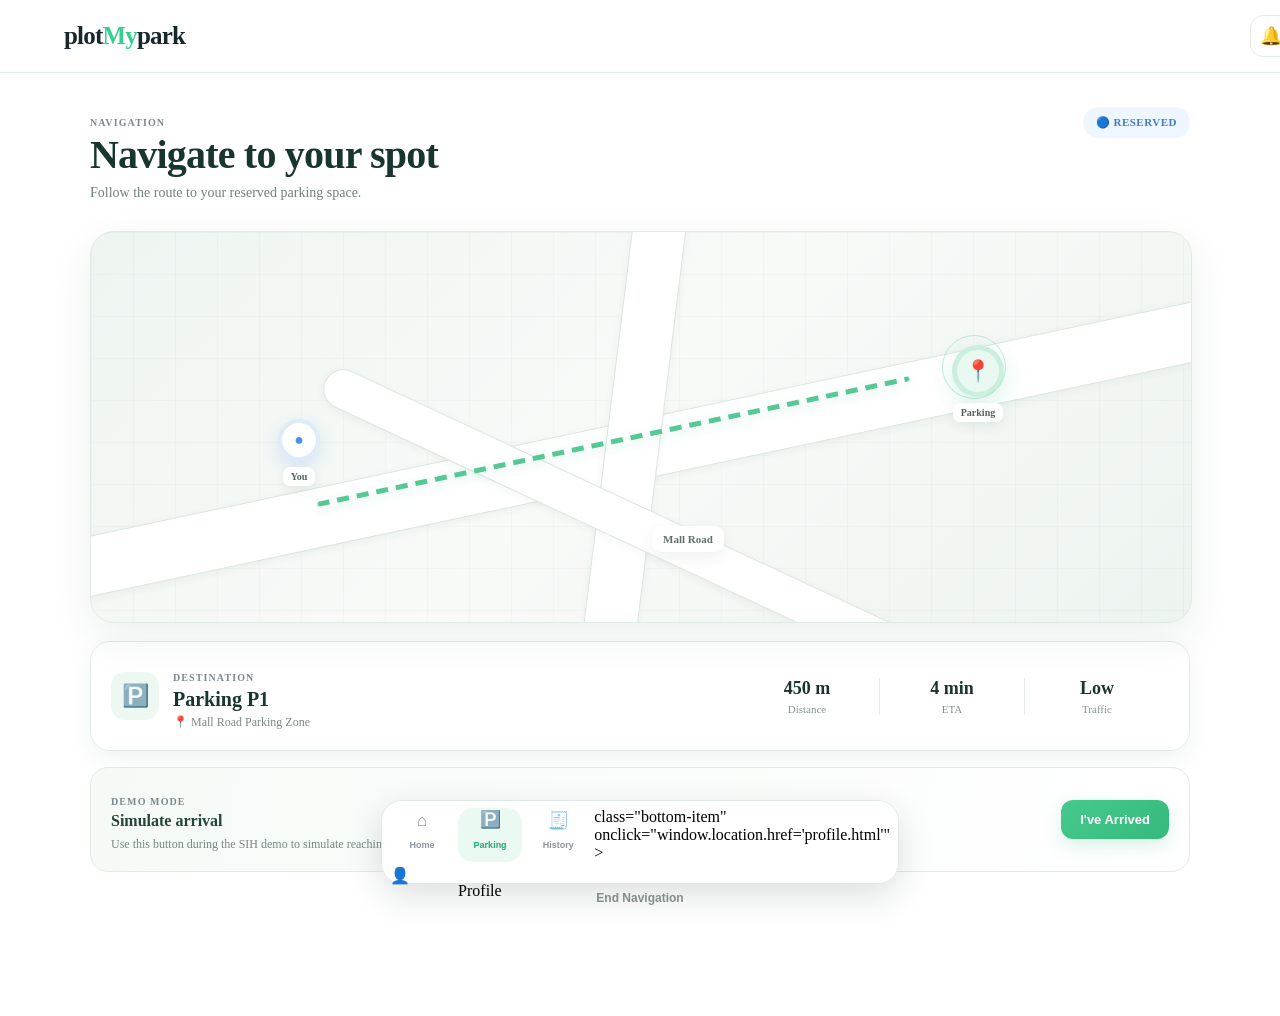
<file: navigation.html>
<!DOCTYPE html>
<html lang="en">
<head>
    <meta charset="UTF-8">
    <meta name="viewport" content="width=device-width, initial-scale=1.0">

    <title>plotMypark | Navigation</title>

    <link rel="stylesheet" href="css/style.css">
</head>

<body class="dashboard-body">

    <!-- NAVBAR -->
    <header class="top-nav">

        <div class="logo">
            plot<span>My</span>park
        </div>

        <div class="nav-actions">
            <button class="icon-btn">🔔</button>
            <button class="profile-btn">👤</button>
        </div>

    </header>


    <main class="navigation-page">

        <!-- HEADER -->

        <section class="navigation-header">

            <div>

                <p class="small-text">NAVIGATION</p>

                <h1>Navigate to your spot</h1>

                <p>
                    Follow the route to your reserved parking space.
                </p>

            </div>

            <span class="navigation-status">
                🔵 RESERVED
            </span>

        </section>


        <!-- MAP -->

        <section class="navigation-map">

            <!-- Roads -->

            <div class="nav-road nav-road-1"></div>
            <div class="nav-road nav-road-2"></div>
            <div class="nav-road nav-road-3"></div>


            <!-- Route -->

            <div class="route-line"></div>


            <!-- Starting Point -->

            <div class="map-point start-point">
                <span>●</span>
                <small>You</small>
            </div>


            <!-- Destination -->

            <div class="map-point destination-point">
                <span>📍</span>
                <small>Parking</small>
            </div>


            <div class="map-location-label">
                Mall Road
            </div>

        </section>


        <!-- TRIP INFORMATION -->

        <section class="trip-info">

            <div class="destination-info">

                <div class="destination-icon">
                    🅿️
                </div>

                <div>

                    <p class="small-text">
                        DESTINATION
                    </p>

                    <h2 id="destinationName">
                        Parking P1
                    </h2>

                    <p>
                        📍 Mall Road Parking Zone
                    </p>

                </div>

            </div>


            <div class="trip-stats">

                <div>
                    <strong>450 m</strong>
                    <span>Distance</span>
                </div>

                <div>
                    <strong>4 min</strong>
                    <span>ETA</span>
                </div>

                <div>
                    <strong>Low</strong>
                    <span>Traffic</span>
                </div>

            </div>

        </section>


        <!-- ARRIVAL SIMULATION -->

        <section class="arrival-card">

            <div>

                <p class="small-text">
                    DEMO MODE
                </p>

                <h3>Simulate arrival</h3>

                <p>
                    Use this button during the SIH demo to
                    simulate reaching the reserved parking space.
                </p>

            </div>

            <button
                class="arrival-btn"
                id="arrivalButton"
            >
                I've Arrived
            </button>

        </section>


        <!-- CANCEL NAVIGATION -->

        <button
            class="cancel-navigation"
            onclick="window.location.href='home.html'"
        >
            End Navigation
        </button>

    </main>


    <!-- BOTTOM NAV -->

    <nav class="bottom-nav">

        <button
            class="bottom-item"
            onclick="window.location.href='home.html'"
        >
            <span>⌂</span>
            <p>Home</p>
        </button>


        <button
            class="bottom-item active"
            onclick="window.location.href='parking.html'"
        >
            <span>🅿️</span>
            <p>Parking</p>
        </button>

        <button
            class="bottom-item"
            onclick="activateNavAndNavigate(this, 'history.html')"
        >
            <span>🧾</span>
            <p>History</p>
        </button>

  class="bottom-item"
    onclick="window.location.href='profile.html'"
>
    <span>👤</span>
    <p>Profile</p>
        </button>

    </nav>


    <script src="js/navigation.js"></script>

</body>
</html>
</file>
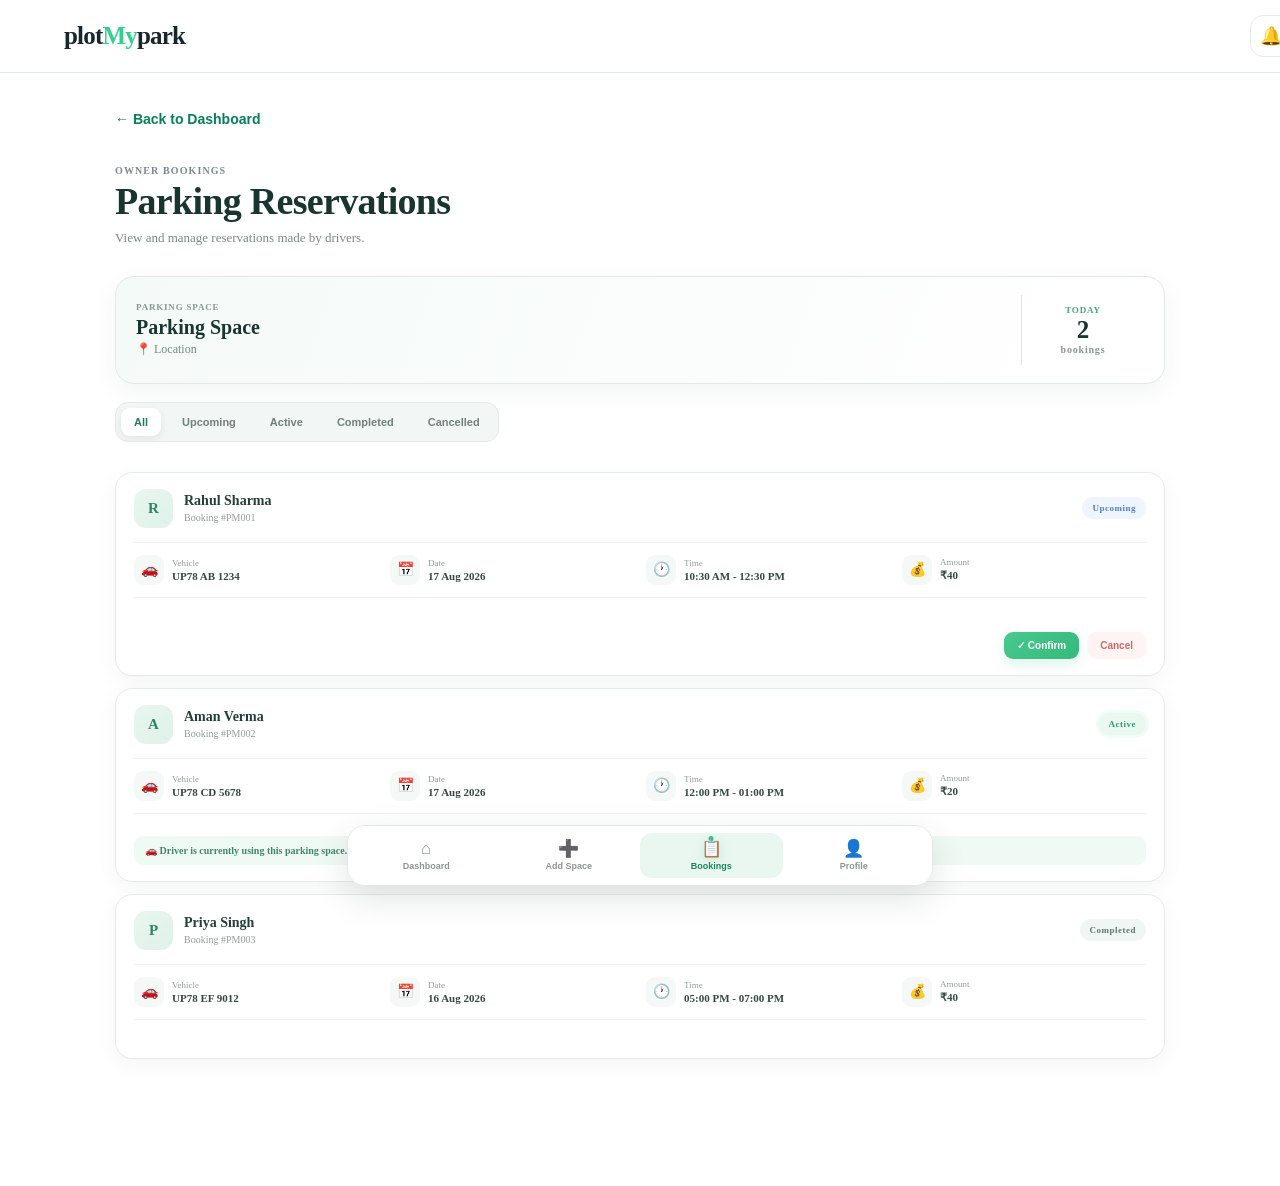
<file: owner-bookings.html>
<!DOCTYPE html>
<html lang="en">

<head>
    <meta charset="UTF-8">
    <meta name="viewport" content="width=device-width, initial-scale=1.0">

    <title>plotMypark | Owner Bookings</title>

    <link rel="stylesheet" href="css/style.css">
</head>

<body class="dashboard-body">

    <!-- TOP NAVBAR -->

    <header class="top-nav">

        <div class="logo">
            plot<span>My</span>park
        </div>

        <div class="nav-actions">

            <button class="icon-btn">
                🔔
            </button>

            <button
                class="profile-btn"
                onclick="window.location.href='owner-profile.html'"
            >
                👤
            </button>

        </div>

    </header>


    <!-- MAIN -->

    <main class="owner-bookings-page">

        <!-- HEADER -->

        <section class="bookings-header">

            <button
                class="back-btn"
                onclick="window.location.href='owner-dashboard.html'"
            >
                ← Back to Dashboard
            </button>

            <p class="small-text">
                OWNER BOOKINGS
            </p>

            <h1>
                Parking Reservations
            </h1>

            <p>
                View and manage reservations made by drivers.
            </p>

        </section>


        <!-- PARKING SUMMARY -->

        <section class="booking-summary">

            <div>

                <small>
                    PARKING SPACE
                </small>

                <h2 id="parkingName">
                    Parking Space
                </h2>

                <p id="parkingLocation">
                    📍 Location
                </p>

            </div>

            <div class="summary-status">

                <span>
                    TODAY
                </span>

                <strong id="todayBookingCount">
                    0
                </strong>

                <small>
                    bookings
                </small>

            </div>

        </section>


        <!-- FILTERS -->

        <section class="booking-filters">

            <button
                class="booking-filter active"
                data-filter="all"
            >
                All
            </button>

            <button
                class="booking-filter"
                data-filter="upcoming"
            >
                Upcoming
            </button>

            <button
                class="booking-filter"
                data-filter="active"
            >
                Active
            </button>

            <button
                class="booking-filter"
                data-filter="completed"
            >
                Completed
            </button>

            <button
                class="booking-filter"
                data-filter="cancelled"
            >
                Cancelled
            </button>

        </section>


        <!-- BOOKINGS -->

        <section>

            <div id="bookingList">

                <!-- BOOKINGS CREATED BY JS -->

            </div>

        </section>


        <!-- EMPTY STATE -->

        <div
            id="emptyBooking"
            class="empty-booking"
        >

            <span>
                📋
            </span>

            <h3>
                No bookings found
            </h3>

            <p>
                Driver reservations will appear here.
            </p>

        </div>

    </main>


    <!-- BOTTOM NAVIGATION -->

    <nav class="owner-bottom-nav">

        <button
            class="owner-nav-item"
            onclick="window.location.href='owner-dashboard.html'"
        >
            <span>⌂</span>
            <p>Dashboard</p>
        </button>


        <button
            class="owner-nav-item"
            onclick="window.location.href='owner-register.html'"
        >
            <span>➕</span>
            <p>Add Space</p>
        </button>


        <button class="owner-nav-item active">
            <span>📋</span>
            <p>Bookings</p>
        </button>


        <button
            class="owner-nav-item"
            onclick="window.location.href='owner-profile.html'"
        >
            <span>👤</span>
            <p>Profile</p>
        </button>

    </nav>


    <script src="js/owner-bookings.js"></script>

</body>

</html>
</file>
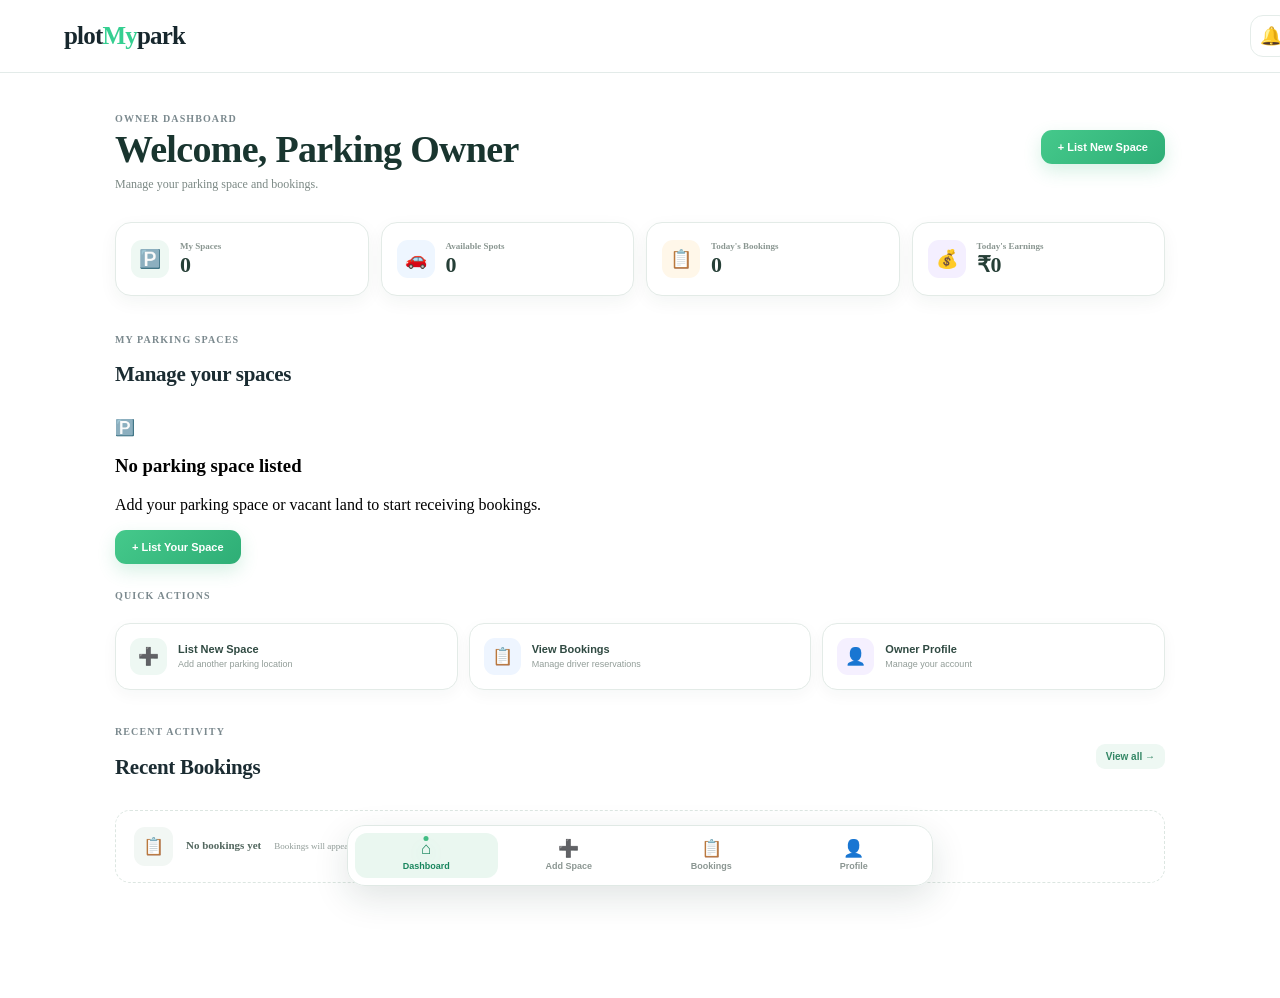
<file: owner-dashboard.html>
<!DOCTYPE html>
<html lang="en">

<head>
    <meta charset="UTF-8">
    <meta name="viewport" content="width=device-width, initial-scale=1.0">

    <title>plotMypark | Owner Dashboard</title>

    <link rel="stylesheet" href="css/style.css">
</head>

<body class="dashboard-body">

    <!-- TOP NAVBAR -->

    <header class="top-nav">

        <div class="logo">
            plot<span>My</span>park
        </div>

        <div class="nav-actions">

            <button class="icon-btn">
                🔔
            </button>

            <button
                class="profile-btn"
                onclick="window.location.href='owner-profile.html'"
            >
                👤
            </button>

        </div>

    </header>


    <!-- MAIN CONTENT -->

    <main class="owner-dashboard">

        <!-- WELCOME -->

        <section class="owner-welcome">

            <div>

                <p class="small-text">
                    OWNER DASHBOARD
                </p>

                <h1 id="welcomeName">
                    Welcome back
                </h1>

                <p>
                    Manage your parking space and bookings.
                </p>

            </div>

            <button
                class="add-space-btn"
                onclick="window.location.href='owner-register.html'"
            >
                + List New Space
            </button>

        </section>


        <!-- STATS -->

        <section class="owner-stats">

            <div class="owner-stat-card">

                <span class="stat-icon">
                    🅿️
                </span>

                <div>
                    <small>My Spaces</small>
                    <strong id="spaceCount">0</strong>
                </div>

            </div>


            <div class="owner-stat-card">

                <span class="stat-icon">
                    🚗
                </span>

                <div>
                    <small>Available Spots</small>
                    <strong id="availableSpots">0</strong>
                </div>

            </div>


            <div class="owner-stat-card">

                <span class="stat-icon">
                    📋
                </span>

                <div>
                    <small>Today's Bookings</small>
                    <strong id="bookingCount">0</strong>
                </div>

            </div>


            <div class="owner-stat-card">

                <span class="stat-icon">
                    💰
                </span>

                <div>
                    <small>Today's Earnings</small>
                    <strong id="earnings">₹0</strong>
                </div>

            </div>

        </section>


        <!-- PARKING SPACE -->

        <section class="dashboard-section">

            <div class="section-heading">

                <div>

                    <p class="small-text">
                        MY PARKING SPACES
                    </p>

                    <h2>
                        Manage your spaces
                    </h2>

                </div>

            </div>


            <div id="spaceContainer">

                <!-- SPACE CARD WILL BE CREATED BY JS -->

            </div>

        </section>


        <!-- QUICK ACTIONS -->

        <section class="dashboard-section">

            <p class="small-text">
                QUICK ACTIONS
            </p>

            <div class="quick-actions">

                <button
                    onclick="window.location.href='owner-register.html'"
                    class="quick-action"
                >
                    <span>➕</span>

                    <div>
                        <strong>
                            List New Space
                        </strong>

                        <small>
                            Add another parking location
                        </small>
                    </div>
                </button>


                <button
                    onclick="window.location.href='owner-bookings.html'"
                    class="quick-action"
                >
                    <span>📋</span>

                    <div>
                        <strong>
                            View Bookings
                        </strong>

                        <small>
                            Manage driver reservations
                        </small>
                    </div>
                </button>


                <button
                    onclick="window.location.href='owner-profile.html'"
                    class="quick-action"
                >
                    <span>👤</span>

                    <div>
                        <strong>
                            Owner Profile
                        </strong>

                        <small>
                            Manage your account
                        </small>
                    </div>
                </button>

            </div>

        </section>


        <!-- RECENT BOOKINGS -->

        <section class="dashboard-section">

            <div class="section-heading">

                <div>

                    <p class="small-text">
                        RECENT ACTIVITY
                    </p>

                    <h2>
                        Recent Bookings
                    </h2>

                </div>

                <button
                    class="view-all-btn"
                    onclick="window.location.href='owner-bookings.html'"
                >
                    View all →
                </button>

            </div>


            <div id="recentBookings">

                <div class="empty-bookings">

                    <span>
                        📋
                    </span>

                    <p>
                        No bookings yet
                    </p>

                    <small>
                        Bookings will appear here when drivers reserve your space.
                    </small>

                </div>

            </div>

        </section>

    </main>


    <!-- OWNER BOTTOM NAVIGATION -->

    <nav class="owner-bottom-nav">

        <button class="owner-nav-item active">

            <span>⌂</span>

            <p>
                Dashboard
            </p>

        </button>


        <button
            class="owner-nav-item"
            onclick="window.location.href='owner-register.html'"
        >

            <span>➕</span>

            <p>
                Add Space
            </p>

        </button>


        <button
            class="owner-nav-item"
            onclick="window.location.href='owner-bookings.html'"
        >

            <span>📋</span>

            <p>
                Bookings
            </p>

        </button>


        <button
            class="owner-nav-item"
            onclick="window.location.href='owner-profile.html'"
        >

            <span>👤</span>

            <p>
                Profile
            </p>

        </button>

    </nav>


    <script src="js/owner-dashboard.js"></script>

</body>

</html>
</file>
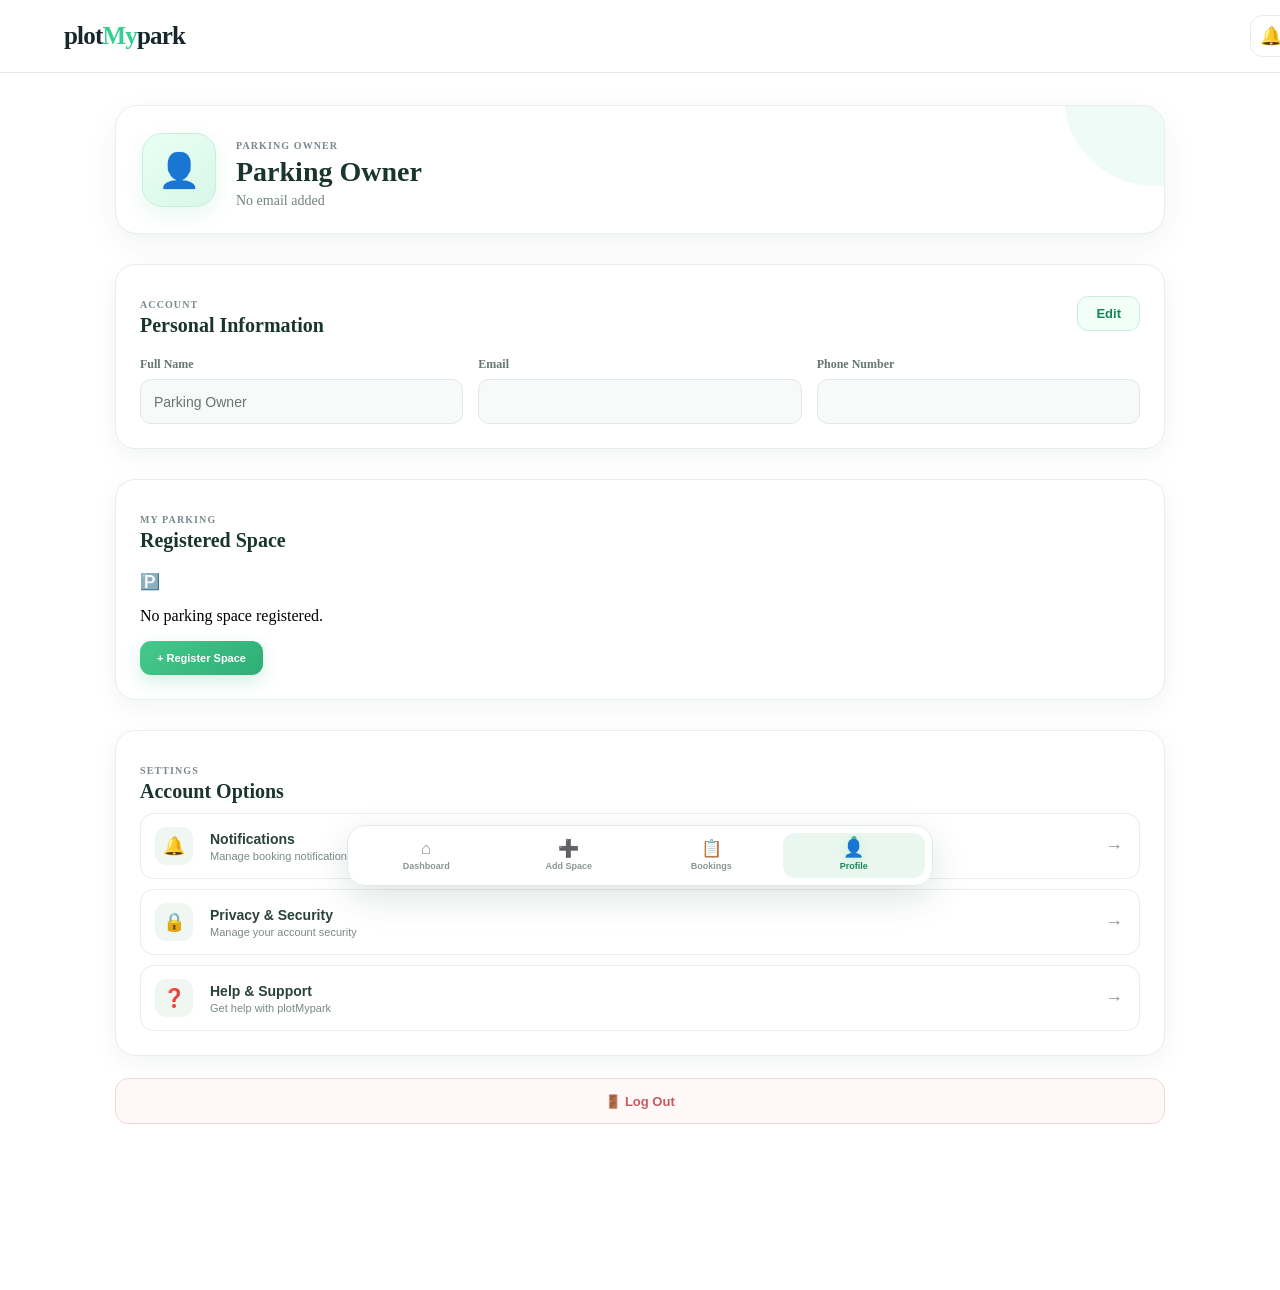
<file: owner-profile.html>
<!DOCTYPE html>
<html lang="en">

<head>

    <meta charset="UTF-8">

    <meta
        name="viewport"
        content="width=device-width, initial-scale=1.0"
    >

    <title>plotMypark | Owner Profile</title>

    <link rel="stylesheet" href="css/style.css">

</head>


<body class="dashboard-body">


    <!-- TOP NAVBAR -->

    <header class="top-nav">

        <div class="logo">
            plot<span>My</span>park
        </div>

        <div class="nav-actions">

            <button class="icon-btn">
                🔔
            </button>

            <button class="profile-btn">
                👤
            </button>

        </div>

    </header>



    <!-- MAIN CONTENT -->

    <main class="owner-profile-page">


        <!-- PROFILE HEADER -->

        <section class="profile-header-card">

            <div class="owner-avatar">
                👤
            </div>

            <div>

                <p class="small-text">
                    PARKING OWNER
                </p>

                <h1 id="profileName">
                    Parking Owner
                </h1>

                <p id="profileEmail">
                    owner@example.com
                </p>

            </div>

        </section>



        <!-- PERSONAL INFORMATION -->

        <section class="profile-card">

            <div class="profile-card-heading">

                <div>

                    <p class="small-text">
                        ACCOUNT
                    </p>

                    <h2>
                        Personal Information
                    </h2>

                </div>

                <button
                    id="editProfileBtn"
                    class="edit-profile-btn"
                >
                    Edit
                </button>

            </div>


            <div class="profile-fields">


                <div class="profile-field">

                    <label for="nameInput">
                        Full Name
                    </label>

                    <input
                        type="text"
                        id="nameInput"
                        disabled
                    >

                </div>


                <div class="profile-field">

                    <label for="emailInput">
                        Email
                    </label>

                    <input
                        type="email"
                        id="emailInput"
                        disabled
                    >

                </div>


                <div class="profile-field">

                    <label for="phoneInput">
                        Phone Number
                    </label>

                    <input
                        type="tel"
                        id="phoneInput"
                        disabled
                    >

                </div>


            </div>


            <div
                id="profileActions"
                class="profile-actions"
            >

                <button
                    id="cancelEditBtn"
                    class="cancel-profile-btn"
                >
                    Cancel
                </button>

                <button
                    id="saveProfileBtn"
                    class="save-profile-btn"
                >
                    Save Changes
                </button>

            </div>

        </section>



        <!-- REGISTERED PARKING SPACE -->

        <section class="profile-card">

            <div class="profile-card-heading">

                <div>

                    <p class="small-text">
                        MY PARKING
                    </p>

                    <h2>
                        Registered Space
                    </h2>

                </div>

            </div>


            <div id="profileSpace">

                <!-- JavaScript will load parking information here -->

            </div>

        </section>



        <!-- ACCOUNT SETTINGS -->

        <section class="profile-card">

            <p class="small-text">
                SETTINGS
            </p>

            <h2>
                Account Options
            </h2>


            <button class="profile-option">

                <span>
                    🔔
                </span>

                <div>

                    <strong>
                        Notifications
                    </strong>

                    <small>
                        Manage booking notifications
                    </small>

                </div>

                <span>
                    →
                </span>

            </button>


            <button class="profile-option">

                <span>
                    🔒
                </span>

                <div>

                    <strong>
                        Privacy & Security
                    </strong>

                    <small>
                        Manage your account security
                    </small>

                </div>

                <span>
                    →
                </span>

            </button>


            <button
                class="profile-option"
                onclick="alert('Help & Support coming soon.')"
            >

                <span>
                    ❓
                </span>

                <div>

                    <strong>
                        Help & Support
                    </strong>

                    <small>
                        Get help with plotMypark
                    </small>

                </div>

                <span>
                    →
                </span>

            </button>

        </section>



        <!-- LOGOUT -->

        <button
            id="logoutBtn"
            class="logout-btn"
        >
            🚪 Log Out
        </button>


        <p
            id="profileMessage"
            class="profile-message"
        ></p>


    </main>



    <!-- OWNER BOTTOM NAVIGATION -->

    <nav class="owner-bottom-nav">


        <button
            class="owner-nav-item"
            onclick="window.location.href='owner-dashboard.html'"
        >

            <span>
                ⌂
            </span>

            <p>
                Dashboard
            </p>

        </button>


        <button
            class="owner-nav-item"
            onclick="window.location.href='owner-register.html'"
        >

            <span>
                ➕
            </span>

            <p>
                Add Space
            </p>

        </button>


        <button
            class="owner-nav-item"
            onclick="window.location.href='owner-bookings.html'"
        >

            <span>
                📋
            </span>

            <p>
                Bookings
            </p>

        </button>


        <button
            class="owner-nav-item active"
        >

            <span>
                👤
            </span>

            <p>
                Profile
            </p>

        </button>


    </nav>



    <!-- JAVASCRIPT -->

    <script src="js/owner-profile.js"></script>

</body>

</html>
</file>
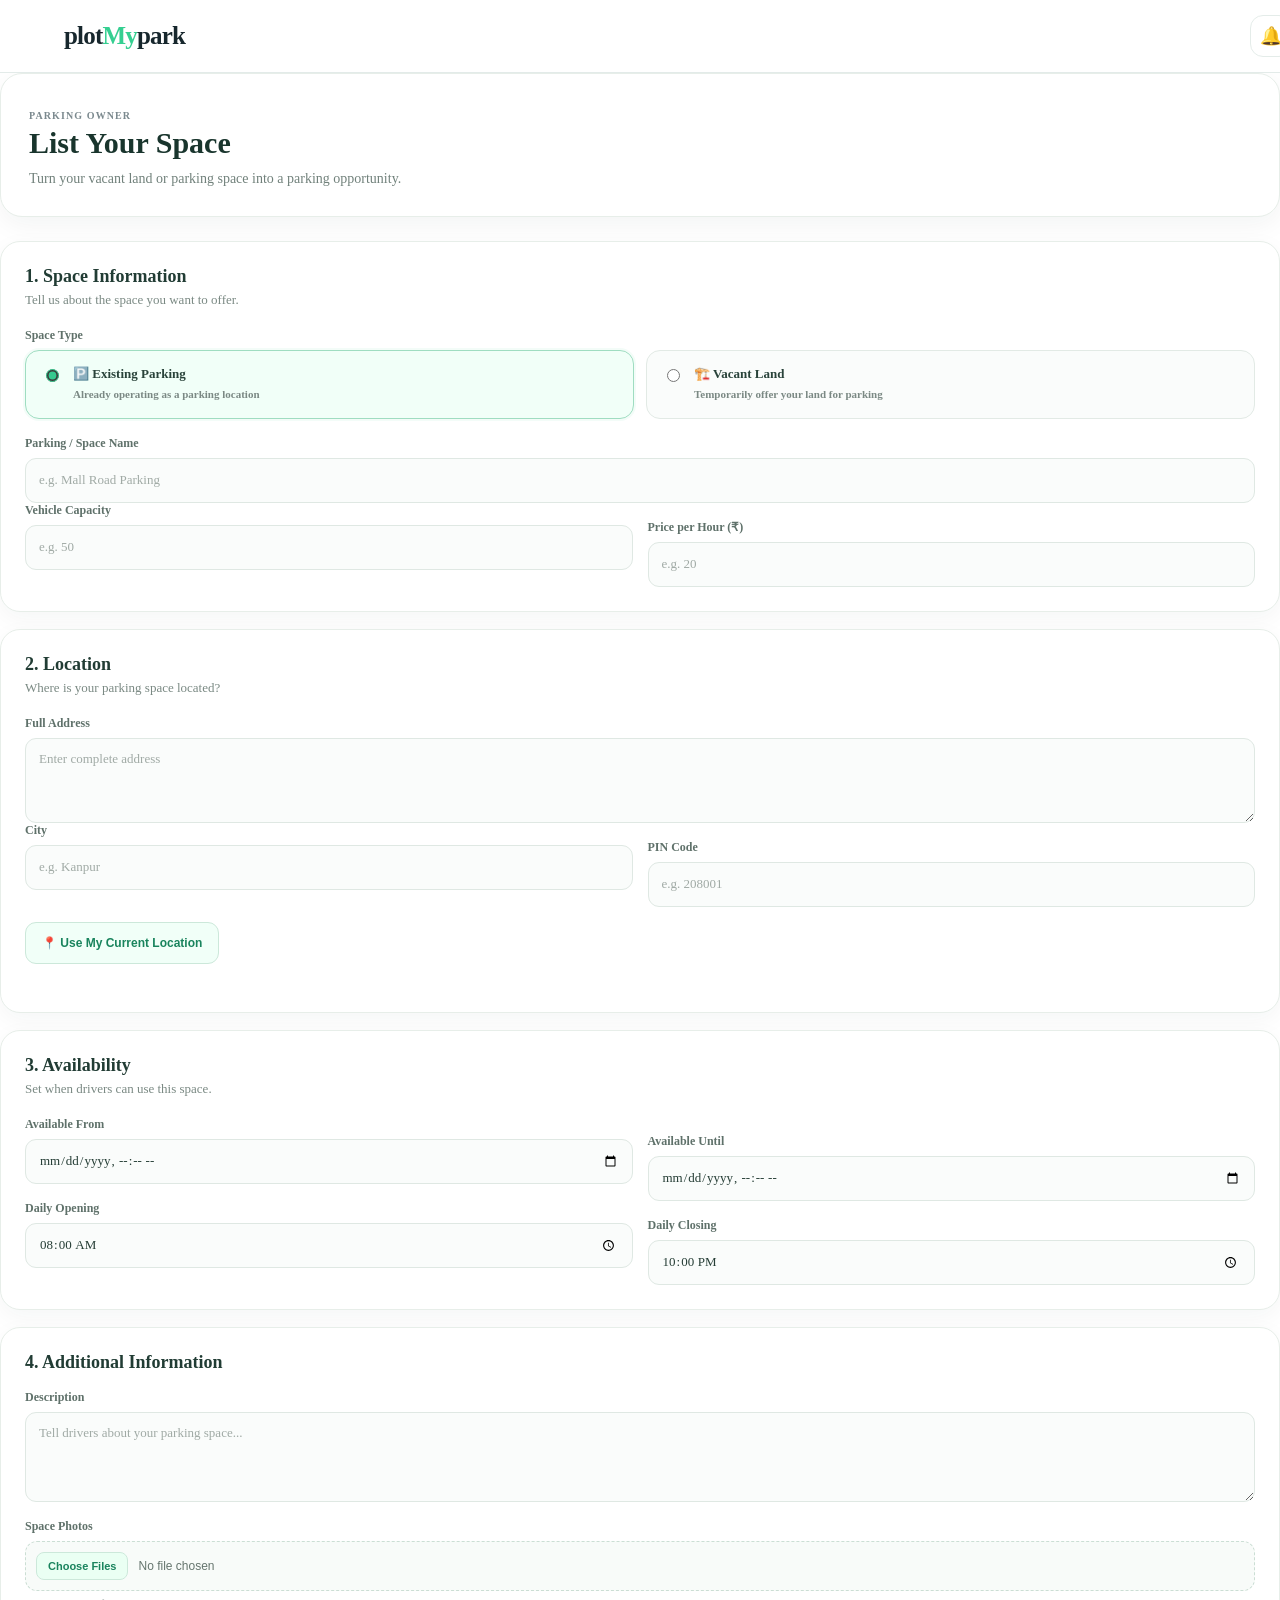
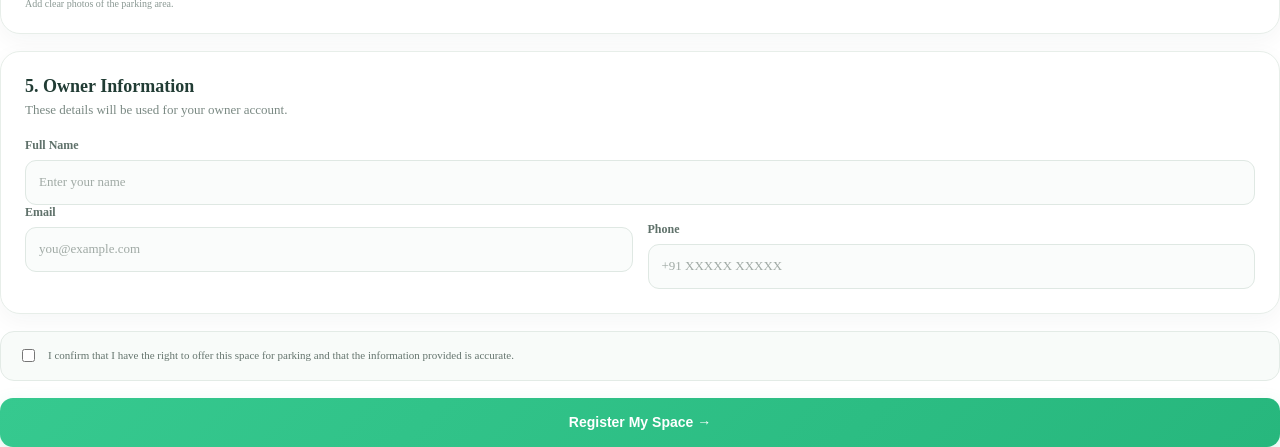
<file: owner-register.html>
<!DOCTYPE html>
<html lang="en">

<head>

    <meta charset="UTF-8">
    <meta name="viewport" content="width=device-width, initial-scale=1.0">

    <title>plotMypark | List Your Space</title>

    <link rel="stylesheet" href="css/style.css">

</head>


<body class="dashboard-body">


    <!-- NAVBAR -->

    <header class="top-nav">

        <div class="logo">
            plot<span>My</span>park
        </div>

        <div class="nav-actions">

            <button class="icon-btn">
                🔔
            </button>

            <button class="profile-btn">
                👤
            </button>

        </div>

    </header>



    <!-- MAIN -->

    <main class="owner-register-page">


        <!-- PAGE HEADER -->

        <section class="owner-page-header">

            <p class="small-text">
                PARKING OWNER
            </p>

            <h1>
                List Your Space
            </h1>

            <p>
                Turn your vacant land or parking space into a
                parking opportunity.
            </p>

        </section>



        <!-- FORM -->

        <form
            id="spaceForm"
            class="space-form"
        >


            <!-- SPACE TYPE -->

            <div class="form-section">

                <h2>
                    1. Space Information
                </h2>

                <p class="form-description">
                    Tell us about the space you want to offer.
                </p>


                <div class="form-group">

                    <label>
                        Space Type
                    </label>

                    <div class="space-type-options">

                        <label class="space-option">

                            <input
                                type="radio"
                                name="spaceType"
                                value="existing"
                                checked
                            >

                            <div>

                                <strong>
                                    🅿️ Existing Parking
                                </strong>

                                <span>
                                    Already operating as a parking location
                                </span>

                            </div>

                        </label>


                        <label class="space-option">

                            <input
                                type="radio"
                                name="spaceType"
                                value="vacant"
                            >

                            <div>

                                <strong>
                                    🏗️ Vacant Land
                                </strong>

                                <span>
                                    Temporarily offer your land for parking
                                </span>

                            </div>

                        </label>

                    </div>

                </div>


                <div class="form-group">

                    <label for="spaceName">
                        Parking / Space Name
                    </label>

                    <input
                        type="text"
                        id="spaceName"
                        placeholder="e.g. Mall Road Parking"
                        required
                    >

                </div>


                <div class="form-row">

                    <div class="form-group">

                        <label for="capacity">
                            Vehicle Capacity
                        </label>

                        <input
                            type="number"
                            id="capacity"
                            placeholder="e.g. 50"
                            min="1"
                            required
                        >

                    </div>


                    <div class="form-group">

                        <label for="price">
                            Price per Hour (₹)
                        </label>

                        <input
                            type="number"
                            id="price"
                            placeholder="e.g. 20"
                            min="0"
                            required
                        >

                    </div>

                </div>

            </div>



            <!-- LOCATION -->

            <div class="form-section">

                <h2>
                    2. Location
                </h2>

                <p class="form-description">
                    Where is your parking space located?
                </p>


                <div class="form-group">

                    <label for="address">
                        Full Address
                    </label>

                    <textarea
                        id="address"
                        rows="3"
                        placeholder="Enter complete address"
                        required
                    ></textarea>

                </div>


                <div class="form-row">

                    <div class="form-group">

                        <label for="city">
                            City
                        </label>

                        <input
                            type="text"
                            id="city"
                            placeholder="e.g. Kanpur"
                            required
                        >

                    </div>


                    <div class="form-group">

                        <label for="pincode">
                            PIN Code
                        </label>

                        <input
                            type="text"
                            id="pincode"
                            placeholder="e.g. 208001"
                            maxlength="6"
                            required
                        >

                    </div>

                </div>


                <button
                    type="button"
                    class="location-btn"
                    id="locationButton"
                >
                    📍 Use My Current Location
                </button>

                <p
                    id="locationStatus"
                    class="location-status"
                ></p>

            </div>



            <!-- AVAILABILITY -->

            <div class="form-section">

                <h2>
                    3. Availability
                </h2>

                <p class="form-description">
                    Set when drivers can use this space.
                </p>


                <div class="form-row">

                    <div class="form-group">

                        <label for="availableFrom">
                            Available From
                        </label>

                        <input
                            type="datetime-local"
                            id="availableFrom"
                            required
                        >

                    </div>


                    <div class="form-group">

                        <label for="availableUntil">
                            Available Until
                        </label>

                        <input
                            type="datetime-local"
                            id="availableUntil"
                            required
                        >

                    </div>

                </div>


                <div class="form-row">

                    <div class="form-group">

                        <label for="openingTime">
                            Daily Opening
                        </label>

                        <input
                            type="time"
                            id="openingTime"
                            value="08:00"
                            required
                        >

                    </div>


                    <div class="form-group">

                        <label for="closingTime">
                            Daily Closing
                        </label>

                        <input
                            type="time"
                            id="closingTime"
                            value="22:00"
                            required
                        >

                    </div>

                </div>

            </div>



            <!-- DESCRIPTION -->

            <div class="form-section">

                <h2>
                    4. Additional Information
                </h2>


                <div class="form-group">

                    <label for="description">
                        Description
                    </label>

                    <textarea
                        id="description"
                        rows="4"
                        placeholder="Tell drivers about your parking space..."
                    ></textarea>

                </div>


                <div class="form-group">

                    <label for="photos">
                        Space Photos
                    </label>

                    <input
                        type="file"
                        id="photos"
                        accept="image/*"
                        multiple
                    >

                    <small class="file-help">
                        Add clear photos of the parking area.
                    </small>

                </div>

            </div>



            <!-- OWNER INFORMATION -->

            <div class="form-section">

                <h2>
                    5. Owner Information
                </h2>

                <p class="form-description">
                    These details will be used for your owner account.
                </p>


                <div class="form-group">

                    <label for="ownerName">
                        Full Name
                    </label>

                    <input
                        type="text"
                        id="ownerName"
                        placeholder="Enter your name"
                        required
                    >

                </div>


                <div class="form-row">

                    <div class="form-group">

                        <label for="ownerEmail">
                            Email
                        </label>

                        <input
                            type="email"
                            id="ownerEmail"
                            placeholder="you@example.com"
                            required
                        >

                    </div>


                    <div class="form-group">

                        <label for="ownerPhone">
                            Phone
                        </label>

                        <input
                            type="tel"
                            id="ownerPhone"
                            placeholder="+91 XXXXX XXXXX"
                            required
                        >

                    </div>

                </div>

            </div>



            <!-- TERMS -->

            <div class="terms-box">

                <label>

                    <input
                        type="checkbox"
                        id="terms"
                        required
                    >

                    <span>
                        I confirm that I have the right to offer
                        this space for parking and that the
                        information provided is accurate.
                    </span>

                </label>

            </div>



            <!-- SUBMIT -->

            <button
                type="submit"
                class="submit-space-btn"
            >
                Register My Space →
            </button>


        </form>

    </main>



    <script src="js/owner-register.js"></script>

</body>

</html>
</file>
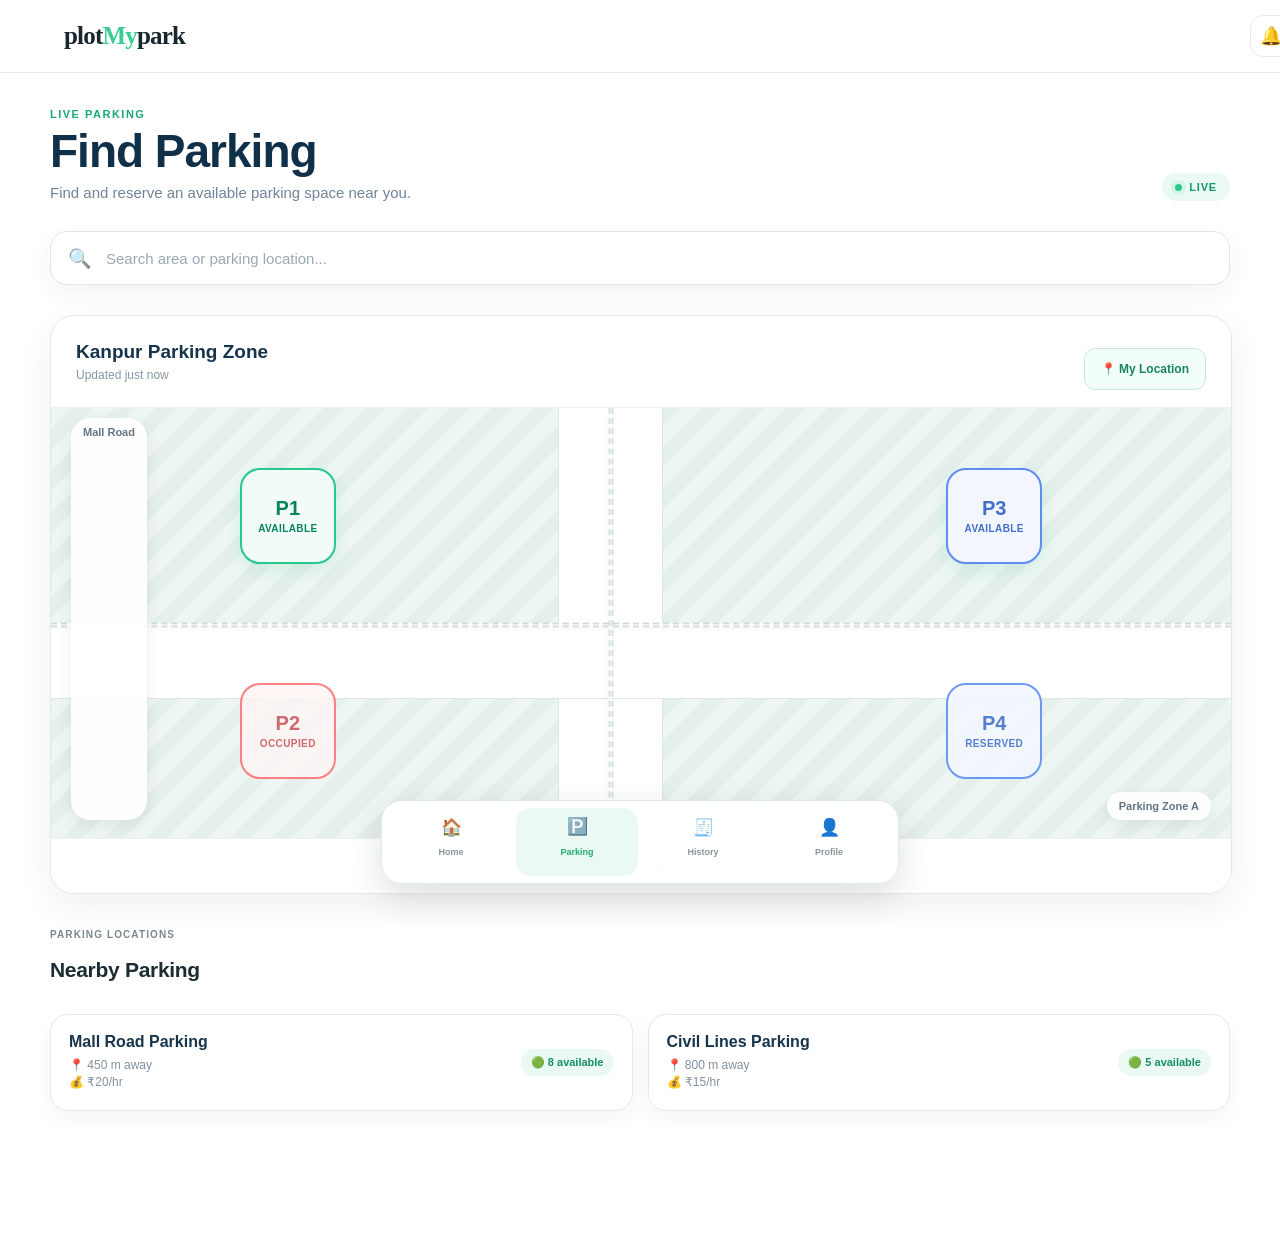
<file: parking.html>
<!DOCTYPE html>
<html lang="en">

<head>

    <meta charset="UTF-8">

    <meta
        name="viewport"
        content="width=device-width, initial-scale=1.0"
    >

    <title>plotMypark | Find Parking</title>

    <link
        rel="stylesheet"
        href="css/style.css"
    >

</head>


<body class="dashboard-body">


    <!-- =================================================
         TOP NAVBAR
         ================================================= -->

    <header class="top-nav">

        <div class="logo">
            plot<span>My</span>park
        </div>


        <div class="nav-actions">

            <button
                class="icon-btn"
                title="Notifications"
                onclick="showParkingNotification()"
            >
                🔔
            </button>


            <button
                class="profile-btn"
                title="Profile"
                onclick="window.location.href='profile.html'"
            >
                👤
            </button>

        </div>

    </header>



    <!-- =================================================
         MAIN PARKING PAGE
         ================================================= -->

    <main class="parking-page">


        <!-- =================================================
             PAGE HEADER
             ================================================= -->

        <section class="parking-page-header">

            <div>

                <p class="small-text">
                    LIVE PARKING
                </p>


                <h1>
                    Find Parking
                </h1>


                <p class="page-description">
                    Find and reserve an available parking
                    space near you.
                </p>

            </div>


            <div class="live-indicator">

                <span></span>

                LIVE

            </div>

        </section>



        <!-- =================================================
             SEARCH
             ================================================= -->

        <section class="parking-search">

            <span>
                🔍
            </span>


            <input
                type="text"
                id="mapSearch"
                placeholder="Search area or parking location..."
                autocomplete="off"
            >

        </section>



        <!-- =================================================
             PARKING MAP
             ================================================= -->

        <section class="map-container">


            <!-- MAP HEADER -->

            <div class="map-header">

                <div>

                    <strong>
                        Kanpur Parking Zone
                    </strong>


                    <p>
                        Updated just now
                    </p>

                </div>


                <button
                    class="location-btn"
                    type="button"
                >
                    📍 My Location
                </button>

            </div>



            <!-- =================================================
                 MAP
                 ================================================= -->

            <div class="parking-map">


                <!-- ROADS -->

                <div class="road horizontal-road"></div>

                <div class="road vertical-road"></div>



                <!-- PARKING SPACE P1 -->

                <button
                    type="button"
                    class="parking-spot available-spot"
                    data-id="P1"
                    data-status="AVAILABLE"
                >

                    <strong>
                        P1
                    </strong>

                    <span>
                        AVAILABLE
                    </span>

                </button>



                <!-- PARKING SPACE P2 -->

                <button
                    type="button"
                    class="parking-spot occupied-spot"
                    data-id="P2"
                    data-status="OCCUPIED"
                >

                    <strong>
                        P2
                    </strong>

                    <span>
                        OCCUPIED
                    </span>

                </button>



                <!-- PARKING SPACE P3 -->

                <button
                    type="button"
                    class="parking-spot available-spot"
                    data-id="P3"
                    data-status="AVAILABLE"
                >

                    <strong>
                        P3
                    </strong>

                    <span>
                        AVAILABLE
                    </span>

                </button>



                <!-- PARKING SPACE P4 -->

                <button
                    type="button"
                    class="parking-spot reserved-spot"
                    data-id="P4"
                    data-status="RESERVED"
                >

                    <strong>
                        P4
                    </strong>

                    <span>
                        RESERVED
                    </span>

                </button>



                <!-- MAP LABELS -->

                <div class="road-label road-label-one">
                    Mall Road
                </div>


                <div class="road-label road-label-two">
                    Parking Zone A
                </div>

            </div>



            <!-- =================================================
                 MAP LEGEND
                 ================================================= -->

            <div class="map-legend">

                <div>

                    <span
                        class="legend-dot available-dot"
                    ></span>

                    Available

                </div>


                <div>

                    <span
                        class="legend-dot occupied-dot"
                    ></span>

                    Occupied

                </div>


                <div>

                    <span
                        class="legend-dot reserved-dot"
                    ></span>

                    Reserved

                </div>


                <div>

                    <span
                        class="legend-dot blocked-dot"
                    ></span>

                    Blocked

                </div>

            </div>

        </section>



        <!-- =================================================
             SELECTED PARKING
             ================================================= -->

        <section
            id="selectedParking"
            class="selected-parking hidden"
        >

            <div>

                <p class="small-text">
                    SELECTED SPACE
                </p>


                <h2 id="selectedName">
                    Parking P1
                </h2>


                <p id="selectedStatus">
                    🟢 Available
                </p>

            </div>


            <button
                id="detailsButton"
                class="primary-btn small-btn"
                type="button"
            >

                View Details

                <span>
                    →
                </span>

            </button>

        </section>



        <!-- =================================================
             NEARBY PARKING
             ================================================= -->

        <section class="nearby-section">


            <div class="section-heading">

                <div>

                    <p class="small-text">
                        PARKING LOCATIONS
                    </p>


                    <h2>
                        Nearby Parking
                    </h2>

                </div>

            </div>



            <div class="parking-location-list">


                <!-- MALL ROAD -->

                <div class="location-card">

                    <div>

                        <h3>
                            Mall Road Parking
                        </h3>


                        <p>
                            📍 450 m away
                        </p>


                        <p>
                            💰 ₹20/hr
                        </p>

                    </div>


                    <div>

                        <span class="available-badge">
                            🟢 8 available
                        </span>

                    </div>

                </div>



                <!-- CIVIL LINES -->

                <div class="location-card">

                    <div>

                        <h3>
                            Civil Lines Parking
                        </h3>


                        <p>
                            📍 800 m away
                        </p>


                        <p>
                            💰 ₹15/hr
                        </p>

                    </div>


                    <div>

                        <span class="available-badge">
                            🟢 5 available
                        </span>

                    </div>

                </div>

            </div>

        </section>


    </main>



    <!-- =================================================
         BOTTOM NAVIGATION
         ================================================= -->

    <nav class="bottom-nav">


        <!-- HOME -->

        <button
            class="bottom-item"
            type="button"
            onclick="window.location.href='home.html'"
        >

            <span>
                🏠
            </span>

            <p>
                Home
            </p>

        </button>



        <!-- PARKING -->

        <button
            class="bottom-item active"
            type="button"
        >

            <span>
                🅿️
            </span>

            <p>
                Parking
            </p>

        </button>



        <!-- HISTORY -->

        <button
            class="bottom-item"
            type="button"
            onclick="window.location.href='history.html'"
        >

            <span>
                🧾
            </span>

            <p>
                History
            </p>

        </button>



        <!-- PROFILE -->

        <button
            class="bottom-item"
            type="button"
            onclick="window.location.href='profile.html'"
        >

            <span>
                👤
            </span>

            <p>
                Profile
            </p>

        </button>

    </nav>



    <!-- =================================================
         PARKING JAVASCRIPT
         ================================================= -->

    <script src="js/parking.js"></script>



    <!-- =================================================
         NOTIFICATION
         ================================================= -->

    <script>

        function showParkingNotification() {

            alert(
                "🔔 You're all caught up! No new notifications."
            );

        }

    </script>


</body>

</html>
</file>
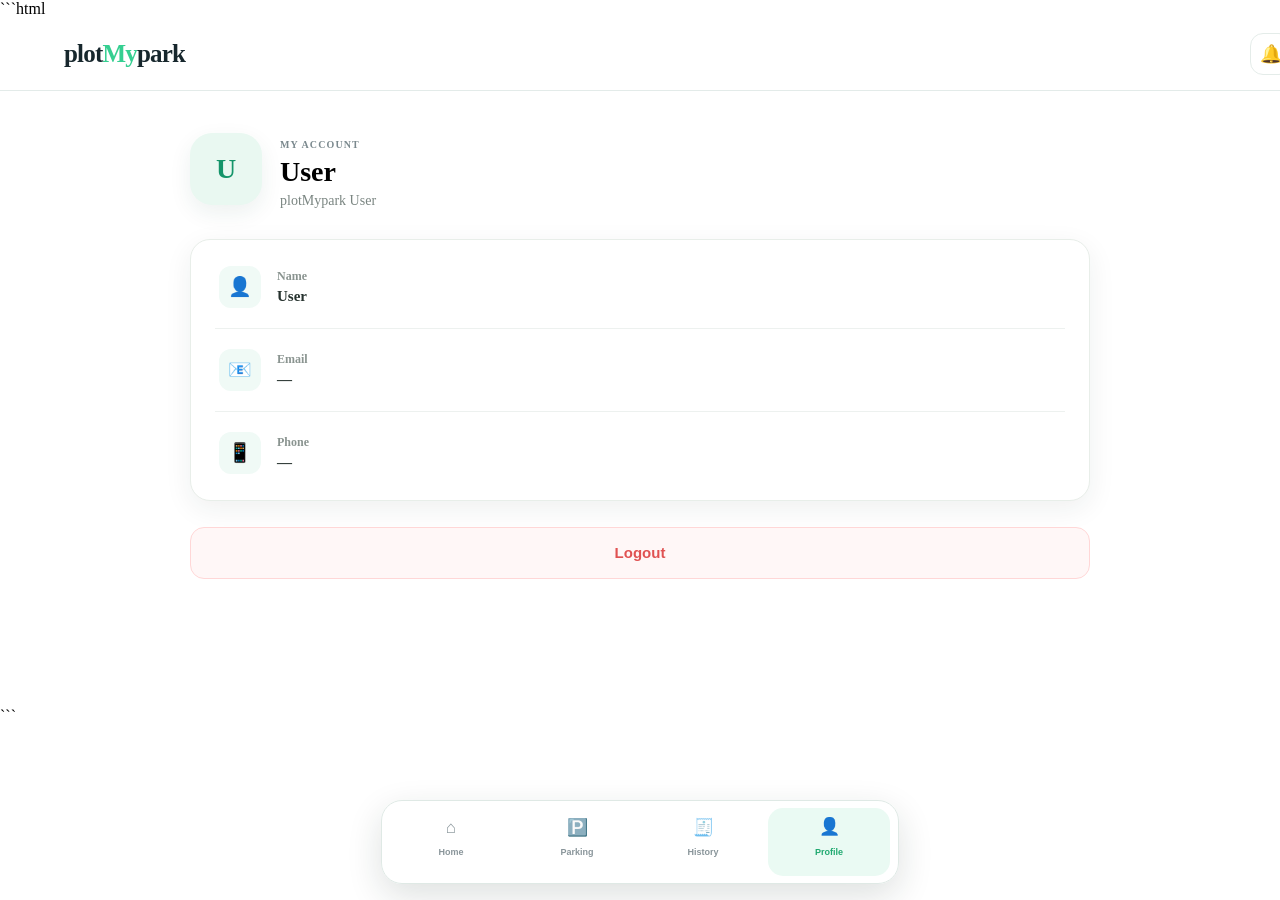
<file: profile.html>
```html
<!DOCTYPE html>
<html lang="en">

<head>

    <meta charset="UTF-8">

    <meta
        name="viewport"
        content="width=device-width, initial-scale=1.0"
    >

    <title>plotMypark | Profile</title>

    <link
        rel="stylesheet"
        href="css/style.css"
    >

</head>


<body class="dashboard-body">


    <!-- TOP NAVBAR -->

    <header class="top-nav">

        <div class="logo">
            plot<span>My</span>park
        </div>


        <div class="nav-actions">

            <button class="icon-btn">
                🔔
            </button>


            <button class="profile-btn">
                👤
            </button>

        </div>

    </header>



    <!-- PROFILE -->

    <main class="profile-page">


        <!-- PROFILE HEADER -->

        <section class="profile-header">


            <div
                class="profile-avatar"
                id="profileAvatar"
            >
                U
            </div>


            <div>

                <p class="small-text">
                    MY ACCOUNT
                </p>


                <h1 id="profileName">
                    User
                </h1>


                <p id="profileType">
                    plotMypark User
                </p>

            </div>

        </section>



        <!-- PROFILE DETAILS -->

        <section class="profile-card">


            <!-- NAME -->

            <div class="profile-row">

                <span>
                    👤
                </span>


                <div>

                    <small>
                        Name
                    </small>


                    <strong id="profileNameDetail">
                        User
                    </strong>

                </div>

            </div>



            <!-- EMAIL -->

            <div class="profile-row">

                <span>
                    📧
                </span>


                <div>

                    <small>
                        Email
                    </small>


                    <strong id="profileEmail">
                        —
                    </strong>

                </div>

            </div>



            <!-- PHONE -->

            <div class="profile-row">

                <span>
                    📱
                </span>


                <div>

                    <small>
                        Phone
                    </small>


                    <strong id="profilePhone">
                        —
                    </strong>

                </div>

            </div>


        </section>



        <!-- LOGOUT -->

        <button
            class="logout-btn"
            id="logoutBtn"
        >
            Logout
        </button>


    </main>



    <!-- BOTTOM NAV -->

    <nav class="bottom-nav">


        <!-- HOME -->

        <button
            class="bottom-item"
            onclick="window.location.href='home.html'"
        >

            <span>
                ⌂
            </span>

            <p>
                Home
            </p>

        </button>



        <!-- PARKING -->

        <button
            class="bottom-item"
            onclick="window.location.href='parking.html'"
        >

            <span>
                🅿️
            </span>

            <p>
                Parking
            </p>

        </button>



        <!-- HISTORY -->

        <button
            class="bottom-item"
            onclick="window.location.href='history.html'"
        >

            <span>
                🧾
            </span>

            <p>
                History
            </p>

        </button>



        <!-- PROFILE -->

        <button
            class="bottom-item active"
            onclick="window.location.href='profile.html'"
        >

            <span>
                👤
            </span>

            <p>
                Profile
            </p>

        </button>


    </nav>



    <!-- PROFILE JAVASCRIPT -->

    <script>

        const savedUser =
            localStorage.getItem("plotMyParkUser");


        if (savedUser) {

            try {

                const user =
                    JSON.parse(savedUser);


                /*
                 * NAME
                 */

                const name =
                    user.name || "User";


                document.getElementById(
                    "profileName"
                ).textContent = name;


                document.getElementById(
                    "profileNameDetail"
                ).textContent = name;



                /*
                 * EMAIL
                 */

                document.getElementById(
                    "profileEmail"
                ).textContent =
                    user.email || "Not provided";



                /*
                 * PHONE
                 */

                document.getElementById(
                    "profilePhone"
                ).textContent =
                    user.phone || "Not provided";



                /*
                 * PROFILE AVATAR
                 */

                document.getElementById(
                    "profileAvatar"
                ).textContent =
                    name.charAt(0).toUpperCase();


            } catch (error) {

                console.log(
                    "Unable to load user profile."
                );

            }

        }



        /*
         * LOGOUT
         */

        document.getElementById(
            "logoutBtn"
        ).addEventListener(
            "click",
            function () {

                localStorage.removeItem(
                    "plotMyParkUser"
                );


                window.location.href =
                    "index.html";

            }
        );

    </script>


</body>

</html>
```
</file>
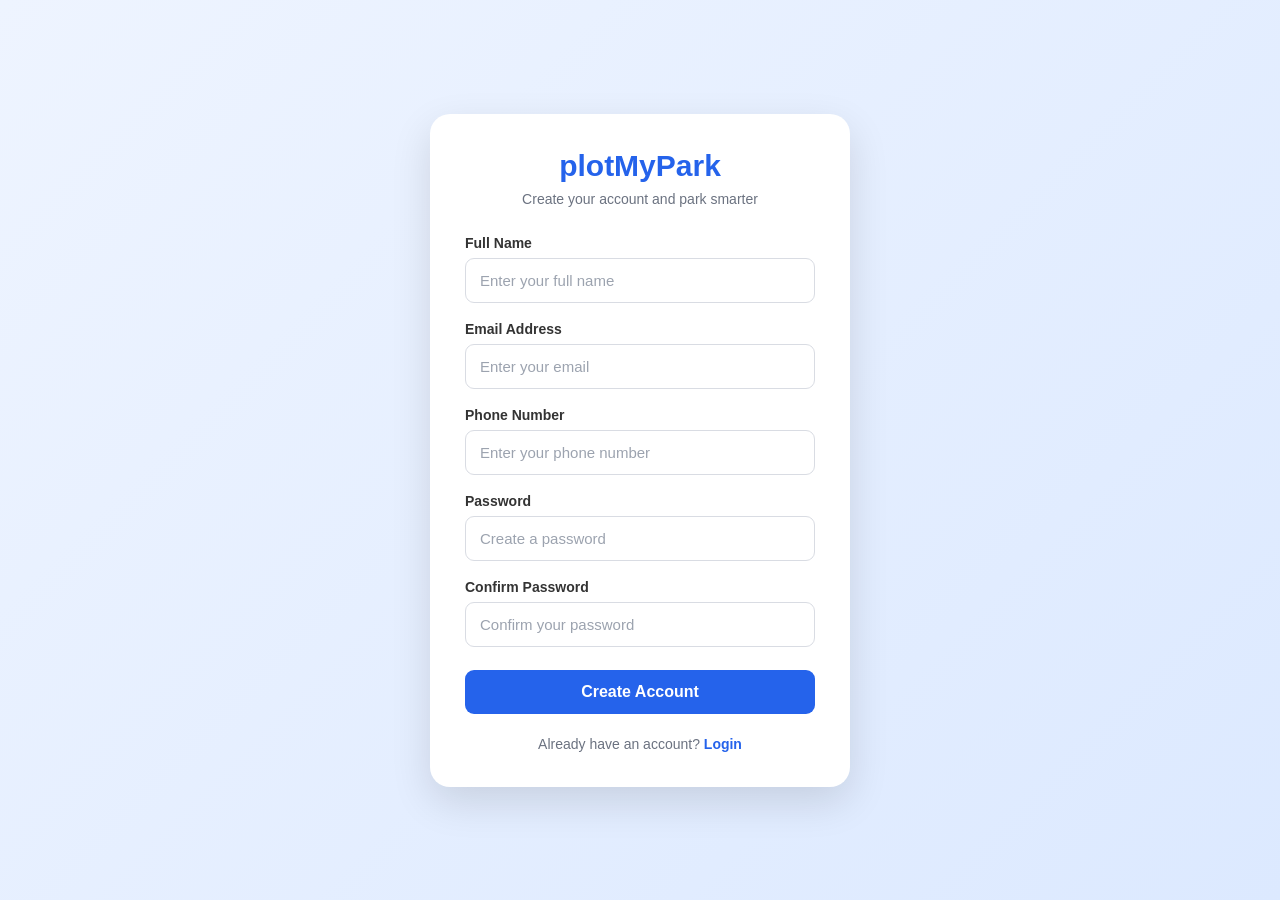
<file: register.html>
<!DOCTYPE html>
<html lang="en">

<head>
    <meta charset="UTF-8">
    <meta name="viewport" content="width=device-width, initial-scale=1.0">

    <title>Create Account - plotMyPark</title>

    <style>

        /* =========================
           GLOBAL
        ========================= */

        * {
            margin: 0;
            padding: 0;
            box-sizing: border-box;
            font-family: Arial, sans-serif;
        }

        body {
            min-height: 100vh;
            display: flex;
            justify-content: center;
            align-items: center;
            padding: 20px;

            background: linear-gradient(
                135deg,
                #eef4ff,
                #dce9ff
            );
        }


        /* =========================
           REGISTER CONTAINER
        ========================= */

        .register-container {
            width: 100%;
            max-width: 420px;

            background: #ffffff;

            padding: 35px;

            border-radius: 20px;

            box-shadow:
                0 15px 40px rgba(0, 0, 0, 0.12);
        }


        /* =========================
           LOGO
        ========================= */

        .logo {
            text-align: center;

            font-size: 30px;
            font-weight: 700;

            /* Change this color to EXACTLY
               the color used in your main logo */
            color: #2563eb;

            margin-bottom: 8px;
        }


        /* =========================
           SUBTITLE
        ========================= */

        .subtitle {
            text-align: center;

            color: #6b7280;

            font-size: 14px;

            margin-bottom: 28px;
        }


        /* =========================
           FORM
        ========================= */

        .form-group {
            margin-bottom: 18px;
        }

        label {
            display: block;

            margin-bottom: 7px;

            font-size: 14px;

            font-weight: 600;

            color: #333333;
        }


        /* =========================
           INPUTS
        ========================= */

        input {
            width: 100%;

            padding: 13px 14px;

            border: 1px solid #d9dce3;

            border-radius: 9px;

            font-size: 15px;

            outline: none;

            transition: 0.2s ease;
        }

        input::placeholder {
            color: #9ca3af;
        }

        input:focus {
            border-color: #2563eb;

            box-shadow:
                0 0 0 3px rgba(37, 99, 235, 0.10);
        }


        /* =========================
           REGISTER BUTTON
        ========================= */

        .register-btn {
            width: 100%;

            padding: 13px;

            border: none;

            border-radius: 9px;

            background: #2563eb;

            color: #ffffff;

            font-size: 16px;

            font-weight: 600;

            cursor: pointer;

            margin-top: 5px;

            transition: 0.2s ease;
        }

        .register-btn:hover {
            background: #1d4ed8;

            transform: translateY(-1px);
        }

        .register-btn:active {
            transform: translateY(0);
        }


        /* =========================
           LOGIN LINK
        ========================= */

        .login-text {
            text-align: center;

            margin-top: 22px;

            font-size: 14px;

            color: #6b7280;
        }

        .login-text a {
            color: #2563eb;

            text-decoration: none;

            font-weight: 600;
        }

        .login-text a:hover {
            text-decoration: underline;
        }


        /* =========================
           MOBILE
        ========================= */

        @media (max-width: 480px) {

            .register-container {
                padding: 25px 20px;
            }

            .logo {
                font-size: 27px;
            }

        }

    </style>
</head>


<body>

    <div class="register-container">

        <!-- Logo -->
        <div class="logo">
            plotMyPark
        </div>

        <p class="subtitle">
            Create your account and park smarter
        </p>


        <!-- Registration Form -->
        <form id="registerForm">

            <!-- Full Name -->
            <div class="form-group">

                <label for="name">
                    Full Name
                </label>

                <input
                    type="text"
                    id="name"
                    placeholder="Enter your full name"
                    required
                >

            </div>


            <!-- Email -->
            <div class="form-group">

                <label for="email">
                    Email Address
                </label>

                <input
                    type="email"
                    id="email"
                    placeholder="Enter your email"
                    required
                >

            </div>


            <!-- Phone -->
            <div class="form-group">

                <label for="phone">
                    Phone Number
                </label>

                <input
                    type="tel"
                    id="phone"
                    placeholder="Enter your phone number"
                    required
                >

            </div>


            <!-- Password -->
            <div class="form-group">

                <label for="password">
                    Password
                </label>

                <input
                    type="password"
                    id="password"
                    placeholder="Create a password"
                    required
                >

            </div>


            <!-- Confirm Password -->
            <div class="form-group">

                <label for="confirmPassword">
                    Confirm Password
                </label>

                <input
                    type="password"
                    id="confirmPassword"
                    placeholder="Confirm your password"
                    required
                >

            </div>


            <!-- Button -->
            <button
                type="submit"
                class="register-btn"
            >
                Create Account
            </button>

        </form>


        <!-- Login -->
        <p class="login-text">

            Already have an account?

            <a href="index.html">
                Login
            </a>

        </p>

    </div>


    <script>

        const registerForm =
            document.getElementById("registerForm");


        registerForm.addEventListener(
            "submit",
            function(event) {

                event.preventDefault();


                const name =
                    document.getElementById("name").value.trim();

                const email =
                    document.getElementById("email").value.trim();

                const phone =
                    document.getElementById("phone").value.trim();

                const password =
                    document.getElementById("password").value;

                const confirmPassword =
                    document.getElementById("confirmPassword").value;


                /* Password Match */

                if (password !== confirmPassword) {

                    alert("Passwords do not match!");

                    return;
                }


                /* Password Length */

                if (password.length < 6) {

                    alert(
                        "Password must contain at least 6 characters."
                    );

                    return;
                }


                /* Temporary Frontend Registration */

                const user = {

                    name: name,

                    email: email,

                    phone: phone

                };


                localStorage.setItem(
                    "plotMyParkUser",
                    JSON.stringify(user)
                );


                alert(
                    "Account created successfully!"
                );


                /* Go back to Login */

                window.location.href =
                    "index.html";

            }
        );

    </script>

</body>

</html>
</file>
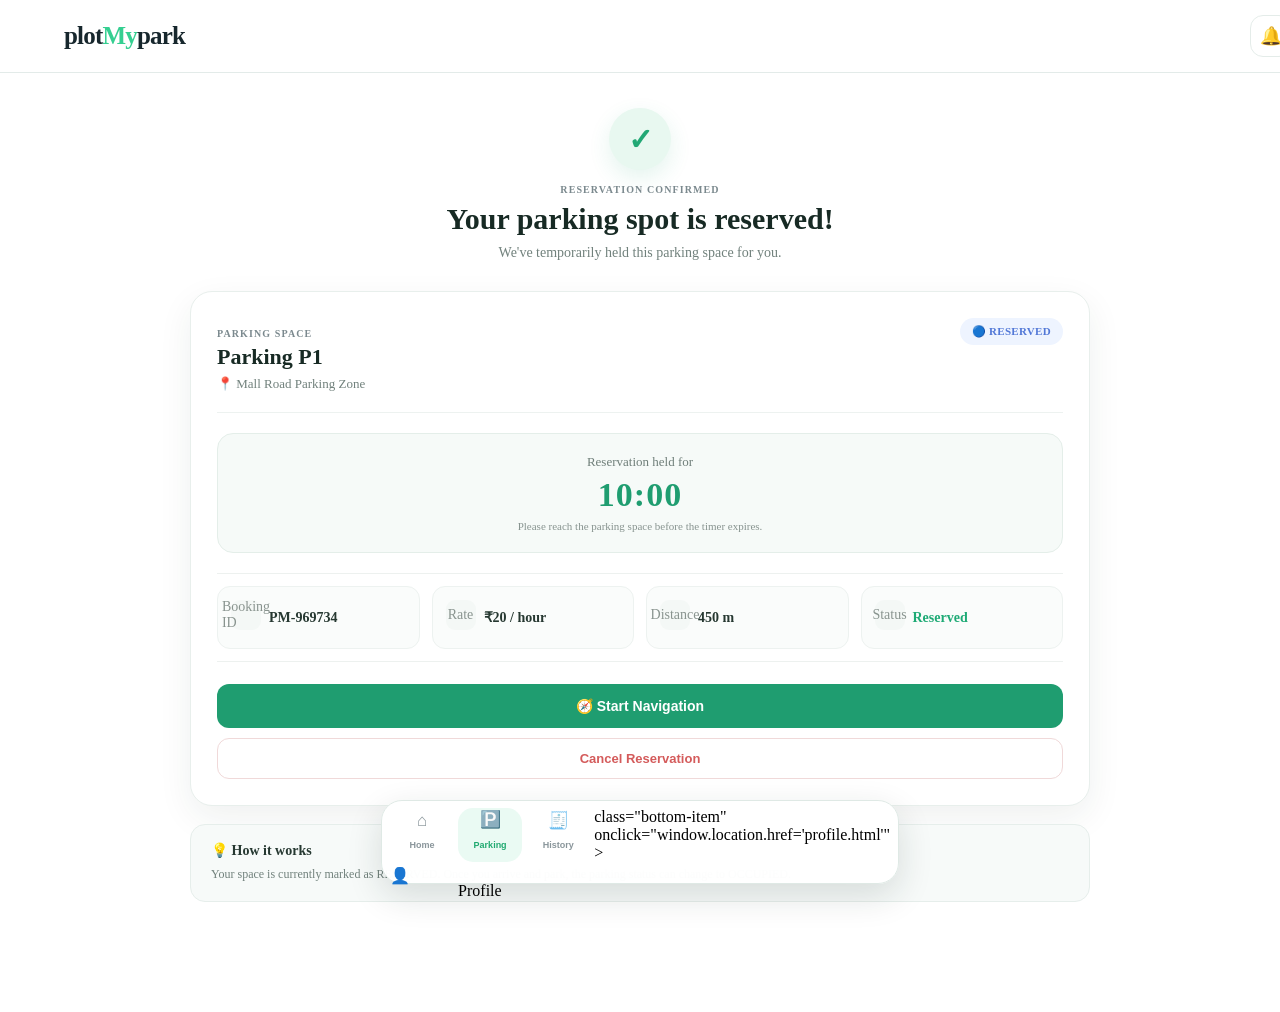
<file: reservation.html>
<!DOCTYPE html>
<html lang="en">
<head>
    <meta charset="UTF-8">
    <meta name="viewport" content="width=device-width, initial-scale=1.0">

    <title>plotMypark | Reservation</title>

    <link rel="stylesheet" href="css/style.css">
</head>

<body class="dashboard-body">

    <!-- NAVBAR -->
    <header class="top-nav">

        <div class="logo">
            plot<span>My</span>park
        </div>

        <div class="nav-actions">
            <button class="icon-btn">🔔</button>
            <button class="profile-btn">👤</button>
        </div>

    </header>


    <main class="reservation-page">

        <!-- SUCCESS HEADER -->

        <section class="reservation-success">

            <div class="success-icon">
                ✓
            </div>

            <p class="small-text">RESERVATION CONFIRMED</p>

            <h1>Your parking spot is reserved!</h1>

            <p>
                We've temporarily held this parking space for you.
            </p>

        </section>


        <!-- RESERVATION CARD -->

        <section class="reservation-card">

            <div class="reservation-top">

                <div>
                    <p class="small-text">PARKING SPACE</p>

                    <h2 id="reservationSpot">
                        Parking P1
                    </h2>

                    <p class="reservation-location">
                        📍 Mall Road Parking Zone
                    </p>
                </div>

                <span class="reserved-badge">
                    🔵 RESERVED
                </span>

            </div>


            <!-- COUNTDOWN -->

            <div class="timer-box">

                <p>Reservation held for</p>

                <div id="countdown">
                    10:00
                </div>

                <span>
                    Please reach the parking space before the timer expires.
                </span>

            </div>


            <!-- BOOKING DETAILS -->

            <div class="booking-details">

                <div class="booking-item">

                    <span>Booking ID</span>

                    <strong id="bookingId">
                        PM-000000
                    </strong>

                </div>


                <div class="booking-item">

                    <span>Rate</span>

                    <strong>
                        ₹20 / hour
                    </strong>

                </div>


                <div class="booking-item">

                    <span>Distance</span>

                    <strong>
                        450 m
                    </strong>

                </div>


                <div class="booking-item">

                    <span>Status</span>

                    <strong class="green-text">
                        Reserved
                    </strong>

                </div>

            </div>


            <!-- ACTIONS -->

            <button
                class="navigation-btn"
                id="navigationButton"
            >
                🧭 Start Navigation
            </button>


            <button
                class="cancel-btn"
                id="cancelButton"
            >
                Cancel Reservation
            </button>

        </section>


        <!-- INFORMATION -->

        <section class="reservation-info">

            <div class="info-title">
                💡 How it works
            </div>

            <p>
                Your space is currently marked as RESERVED.
                Once you arrive and park, the parking status can
                change to OCCUPIED.
            </p>

        </section>

    </main>


    <!-- BOTTOM NAV -->

    <nav class="bottom-nav">

        <button
            class="bottom-item"
            onclick="window.location.href='home.html'"
        >
            <span>⌂</span>
            <p>Home</p>
        </button>


        <button
            class="bottom-item active"
            onclick="window.location.href='parking.html'"
        >
            <span>🅿️</span>
            <p>Parking</p>
        </button>


        <button
            class="bottom-item"
            onclick="activateNavAndNavigate(this, 'history.html')"
        >
            <span>🧾</span>
            <p>History</p>
        </button>
  class="bottom-item"
    onclick="window.location.href='profile.html'"
>
    <span>👤</span>
    <p>Profile</p>
        </button>

    </nav>


    <script src="js/reservation.js"></script>

</body>
</html>
</file>
<file: css/login.css>
/* =====================================================
   plotMypark — LOGIN / LANDING PAGE
   ===================================================== */

* {
    box-sizing: border-box;
    margin: 0;
    padding: 0;
}


body {
    font-family:
        Inter,
        "Segoe UI",
        Arial,
        sans-serif;

    background: #f7faf9;

    color: #172033;

    min-height: 100vh;
}


/* ================= NAVBAR ================= */

.landing-nav {
    height: 76px;

    display: flex;

    align-items: center;

    justify-content: space-between;

    padding: 0 6vw;

    background: #ffffff;

    border-bottom: 1px solid #edf1f4;
}


.brand {
    font-size: 28px;

    font-weight: 800;

    letter-spacing: -1.5px;

    color: #172033;
}


.brand span {
    color: #36c98f;
}


.nav-status {
    display: flex;

    align-items: center;

    gap: 8px;

    color: #718096;

    font-size: 12px;

    font-weight: 600;
}


.status-dot {
    width: 7px;
    height: 7px;

    border-radius: 50%;

    background: #36c98f;

    box-shadow:
        0 0 0 5px rgba(54,201,143,.10);
}


/* ================= MAIN ================= */

.landing-page {
    max-width: 1250px;

    min-height: calc(100vh - 126px);

    margin: auto;

    padding: 55px 6vw;

    display: grid;

    grid-template-columns:
        1.15fr .85fr;

    gap: 80px;

    align-items: center;
}


/* ================= HERO ================= */

.hero-section {
    position: relative;
}


.hero-label {
    display: inline-flex;

    padding: 7px 12px;

    border-radius: 50px;

    background: #e9fff5;

    color: #249c6d;

    font-size: 10px;

    font-weight: 800;

    letter-spacing: 1px;

    margin-bottom: 18px;
}


.hero-section h1 {
    font-size: clamp(44px, 5vw, 68px);

    line-height: 1.02;

    letter-spacing: -3px;

    color: #172033;
}


.hero-section h1 span {
    color: #36c98f;
}


.hero-description {
    max-width: 570px;

    margin-top: 24px;

    color: #718096;

    font-size: 16px;

    line-height: 1.75;
}


/* ================= PARKING PREVIEW ================= */

.parking-preview {
    max-width: 530px;

    margin-top: 35px;

    padding: 21px;

    border-radius: 22px;

    background: #ffffff;

    border: 1px solid #e6ece9;

    box-shadow:
        0 18px 45px rgba(25,45,40,.08);
}


.preview-top {
    display: flex;

    justify-content: space-between;

    align-items: flex-start;
}


.preview-label {
    display: block;

    margin-bottom: 5px;

    color: #94a3b8;

    font-size: 9px;

    font-weight: 800;

    letter-spacing: 1px;
}


.preview-top h3 {
    font-size: 16px;

    color: #172033;
}


.live-badge {
    display: flex;

    align-items: center;

    gap: 5px;

    padding: 6px 9px;

    border-radius: 50px;

    background: #e9fff5;

    color: #249c6d;

    font-size: 9px;

    font-weight: 800;
}


.live-badge span {
    width: 6px;
    height: 6px;

    border-radius: 50%;

    background: #36c98f;
}


/* ================= STATUS ================= */

.preview-spots {
    display: grid;

    grid-template-columns:
        repeat(3, 1fr);

    gap: 10px;

    margin-top: 18px;
}


.preview-spot {
    display: flex;

    align-items: center;

    gap: 9px;

    padding: 11px;

    border-radius: 13px;

    background: #f8fafb;
}


.preview-spot > span {
    width: 34px;
    height: 34px;

    display: flex;

    align-items: center;
    justify-content: center;

    border-radius: 10px;

    font-size: 17px;
}


.preview-spot strong {
    display: block;

    font-size: 15px;

    color: #172033;
}


.preview-spot small {
    display: block;

    margin-top: 2px;

    color: #8995a5;

    font-size: 8px;
}


.available > span {
    background: #e5faf1;
}


.occupied > span {
    background: #fff0f0;
}


.reserved > span {
    background: #edf3ff;
}


/* ================= NOTE ================= */

.hero-note {
    display: flex;

    align-items: center;

    gap: 8px;

    margin-top: 18px;

    color: #718096;

    font-size: 12px;
}


.hero-note span {
    width: 20px;
    height: 20px;

    display: flex;

    align-items: center;
    justify-content: center;

    border-radius: 50%;

    background: #36c98f;

    color: white;

    font-size: 11px;

    font-weight: 800;
}


/* ================= LOGIN CARD ================= */

.login-card {
    width: 100%;

    max-width: 430px;

    margin-left: auto;

    padding: 34px;

    border-radius: 26px;

    background: #ffffff;

    border: 1px solid #e6ebef;

    box-shadow:
        0 20px 55px rgba(22,39,50,.10);
}


.login-heading {
    margin-bottom: 27px;
}


.welcome-small {
    color: #36a979;

    font-size: 10px;

    font-weight: 800;

    letter-spacing: 1.2px;
}


.login-heading h2 {
    margin-top: 8px;

    font-size: 28px;

    letter-spacing: -.8px;

    color: #172033;
}


.login-heading p {
    margin-top: 7px;

    color: #8995a5;

    font-size: 13px;
}


/* ================= INPUTS ================= */

.input-group {
    margin-bottom: 18px;
}


.input-group label {
    display: block;

    margin-bottom: 7px;

    color: #344054;

    font-size: 11px;

    font-weight: 700;
}


.input-wrapper {
    height: 50px;

    display: flex;

    align-items: center;

    gap: 10px;

    padding: 0 14px;

    border: 1px solid #dfe6ec;

    border-radius: 12px;

    background: #fbfcfd;

    transition:
        border-color .2s ease,
        box-shadow .2s ease;
}


.input-wrapper:focus-within {
    border-color: #36c98f;

    background: #ffffff;

    box-shadow:
        0 0 0 4px rgba(54,201,143,.09);
}


.input-wrapper > span {
    color: #94a3b8;

    font-size: 13px;
}


.input-wrapper input {
    width: 100%;

    border: none;

    outline: none;

    background: transparent;

    color: #172033;

    font-size: 13px;
}


.input-wrapper input::placeholder {
    color: #a2adba;
}


/* ================= OPTIONS ================= */

.login-options {
    display: flex;

    justify-content: space-between;

    align-items: center;

    margin: 3px 0 20px;

    font-size: 11px;
}


.login-options label {
    display: flex;

    align-items: center;

    gap: 6px;

    color: #718096;
}


.login-options a {
    color: #249c6d;

    font-weight: 700;

    text-decoration: none;
}


/* ================= LOGIN BUTTON ================= */

.login-btn {
    width: 100%;

    height: 50px;

    display: flex;

    align-items: center;

    justify-content: center;

    gap: 12px;

    border: none;

    border-radius: 12px;

    background:
        linear-gradient(
            135deg,
            #36c98f,
            #25b87c
        );

    color: white;

    font-size: 14px;

    font-weight: 800;

    cursor: pointer;

    box-shadow:
        0 9px 20px rgba(54,201,143,.22);

    transition:
        transform .2s ease,
        box-shadow .2s ease;
}


.login-btn:hover {
    transform: translateY(-2px);

    box-shadow:
        0 13px 25px rgba(54,201,143,.30);
}


.login-btn span {
    font-size: 18px;
}


/* ================= DIVIDER ================= */

.divider {
    display: flex;

    align-items: center;

    gap: 12px;

    margin: 21px 0;
}


.divider span {
    flex: 1;

    height: 1px;

    background: #e7ebef;
}


.divider p {
    color: #a0a9b5;

    font-size: 11px;
}


/* ================= DEMO ================= */

.demo-btn {
    width: 100%;

    height: 48px;

    display: flex;

    align-items: center;

    justify-content: center;

    gap: 9px;

    border: 1px solid #dce4ea;

    border-radius: 12px;

    background: #ffffff;

    color: #344054;

    font-size: 12px;

    font-weight: 700;

    cursor: pointer;

    transition:
        background .2s ease,
        border-color .2s ease,
        transform .2s ease;
}


.demo-btn:hover {
    background: #f7faf9;

    border-color: #b9c8d2;

    transform: translateY(-1px);
}


/* ================= OWNER ================= */

.owner-entry {
    display: flex;

    align-items: center;

    justify-content: space-between;

    gap: 12px;

    margin-top: 18px;

    padding: 13px;

    border-radius: 14px;

    background: #f5fbf8;

    border: 1px solid #dcefe7;
}


.owner-entry strong {
    display: block;

    color: #344054;

    font-size: 11px;
}


.owner-entry small {
    display: block;

    margin-top: 3px;

    color: #8995a5;

    font-size: 9px;
}


.owner-entry button {
    border: none;

    padding: 9px 11px;

    border-radius: 9px;

    background: #172033;

    color: white;

    font-size: 10px;

    font-weight: 700;

    cursor: pointer;
}


/* ================= REGISTER ================= */

.register-text {
    margin-top: 22px;

    text-align: center;

    color: #8995a5;

    font-size: 11px;
}


.register-text a {
    color: #249c6d;

    font-weight: 800;

    text-decoration: none;
}


/* ================= FOOTER ================= */

.landing-footer {
    height: 50px;

    padding: 0 6vw;

    display: flex;

    align-items: center;

    justify-content: space-between;

    color: #a0a9b5;

    font-size: 9px;

    border-top: 1px solid #edf1f4;
}


/* ================= RESPONSIVE ================= */

@media (max-width: 900px) {

    .landing-page {
        grid-template-columns: 1fr;

        gap: 40px;

        padding-top: 40px;
    }


    .login-card {
        margin: 0 auto;
    }


    .hero-section {
        text-align: center;
    }


    .hero-description {
        margin-left: auto;
        margin-right: auto;
    }


    .parking-preview {
        margin-left: auto;
        margin-right: auto;
    }


    .hero-note {
        justify-content: center;
    }

}


@media (max-width: 600px) {

    .landing-nav {
        padding: 0 20px;
    }


    .nav-status {
        display: none;
    }


    .landing-page {
        padding: 35px 20px;
    }


    .hero-section h1 {
        font-size: 43px;

        letter-spacing: -2px;
    }


    .preview-spots {
        grid-template-columns: 1fr;
    }


    .login-card {
        padding: 25px 20px;
    }


    .landing-footer {
        padding: 0 20px;
    }

}
/* =====================================================
   PLOT MYPARK — INTRO TRANSITION
   ===================================================== */

/* =========================================
   PLOTMYPARK INTRO EXPERIENCE
   ========================================= */

.intro-splash {

    position: fixed;

    inset: 0;

    z-index: 9999;

    display: flex;

    align-items: center;

    justify-content: center;

    background: #f7faf9;

    overflow: hidden;

    transition:
        opacity .65s ease,
        visibility .65s ease;
}


.intro-content {

    text-align: center;

    animation:
        introContentIn
        .75s
        cubic-bezier(.22,1,.36,1)
        forwards;
}


/* LOGO */

.intro-logo {

    font-size: clamp(48px, 7vw, 82px);

    font-weight: 800;

    letter-spacing: -4px;

    color: #172033;
}


.intro-logo span {

    color: #36c98f;

}


/* TAGLINE */

.intro-tagline {

    margin-top: 12px;

    color: #8995a5;

    font-size: 13px;

    opacity: 0;

    animation:
        introTagline
        .5s
        ease
        .45s
        forwards;
}


/* LOADER */

.intro-loader {

    width: 220px;

    margin: 28px auto 0;

    opacity: 0;

    animation:
        introLoader
        .5s
        ease
        .7s
        forwards;
}


.loader-track {

    width: 100%;

    height: 3px;

    overflow: hidden;

    border-radius: 20px;

    background: #dfeee8;
}


.loader-fill {

    width: 0%;

    height: 100%;

    border-radius: inherit;

    background: #36c98f;

    animation:
        loadingBar
        1.15s
        cubic-bezier(.65,0,.35,1)
        .65s
        forwards;
}


.intro-loader span {

    display: block;

    margin-top: 9px;

    color: #a0a9b5;

    font-size: 9px;

}


/* ================= ANIMATIONS ================= */

@keyframes introContentIn {

    from {

        opacity: 0;

        transform:
            scale(.94)
            translateY(12px);

    }

    to {

        opacity: 1;

        transform:
            scale(1)
            translateY(0);

    }

}


@keyframes introTagline {

    from {

        opacity: 0;

        transform:
            translateY(6px);

    }

    to {

        opacity: 1;

        transform:
            translateY(0);

    }

}


@keyframes introLoader {

    from {

        opacity: 0;

    }

    to {

        opacity: 1;

    }

}


@keyframes loadingBar {

    from {

        width: 0%;

    }

    to {

        width: 100%;

    }

}


/* ================= FINISH ================= */

.intro-splash.intro-finished {

    opacity: 0;

    visibility: hidden;

    pointer-events: none;

}


@keyframes introLogoIn {

    0% {

        opacity: 0;

        transform:
            translateY(15px)
            scale(.96);

    }

    100% {

        opacity: 1;

        transform:
            translateY(0)
            scale(1);

    }

}


@keyframes introLine {

    0% {

        width: 0;

        opacity: 0;

    }

    100% {

        width: 55px;

        opacity: 1;

    }

}


/* Remove splash */

.intro-splash.intro-finished {

    opacity: 0;

    visibility: hidden;

    pointer-events: none;

}
/* =====================================================
   SOFT INTERACTION EFFECTS
   ===================================================== */


/* Buttons */

.login-btn,
.demo-btn,
.owner-entry button {

    position: relative;

    transition:
        transform .22s ease,
        box-shadow .22s ease,
        background-color .22s ease;

}


.login-btn:hover {

    transform:
        translateY(-2px);

}


.login-btn:active {

    transform:
        scale(.97);

}


/* Demo */

.demo-btn:hover {

    transform:
        translateY(-2px);

    box-shadow:
        0 8px 20px rgba(23,32,51,.06);

}


.demo-btn:active {

    transform:
        scale(.97);

}


/* Owner */

.owner-entry button:hover {

    transform:
        translateY(-2px);

    box-shadow:
        0 7px 15px rgba(23,32,51,.12);

}


.owner-entry button:active {

    transform:
        scale(.96);

}
.parking-preview {

    transition:
        transform .3s ease,
        box-shadow .3s ease;

}


.parking-preview:hover {

    transform:
        translateY(-4px);

    box-shadow:
        0 22px 50px rgba(25,45,40,.11);

}


.preview-spot {

    transition:
        transform .22s ease,
        background .22s ease;

}


.preview-spot:hover {

    transform:
        translateY(-2px);

}
/* =========================================
   CLICK GREEN LIGHT
   ========================================= */

.parking-preview,
.preview-spot {
    position: relative;
}


/* The small green light */

.parking-preview::after,
.preview-spot::after {
    content: "";

    position: absolute;

    width: 7px;
    height: 7px;

    border-radius: 50%;

    background: #36c98f;

    box-shadow:
        0 0 7px rgba(54, 201, 143, .75),
        0 0 18px rgba(54, 201, 143, .35);

    opacity: 0;

    transform: scale(.4);

    pointer-events: none;
}


/* Position on large card */

.parking-preview::after {
    right: 10px;
    top: 50%;

    transform:
        translateY(-50%)
        scale(.4);
}


/* Position on small cards */

.preview-spot::after {
    right: 8px;
    top: 8px;
}


/* When clicked */

.parking-preview.clicked::after {
    animation: greenClickLight .7s ease forwards;
}


.preview-spot.clicked::after {
    animation: greenClickLightSmall .7s ease forwards;
}


/* Large card animation */

@keyframes greenClickLight {

    0% {
        opacity: 0;
        transform:
            translateY(-50%)
            scale(.4);
    }

    20% {
        opacity: 1;
        transform:
            translateY(-50%)
            scale(1.15);
    }

    55% {
        opacity: 1;
        transform:
            translateY(-50%)
            scale(1);
    }

    100% {
        opacity: 0;
        transform:
            translateY(-50%)
            scale(.8);
    }

}


/* Small card animation */

@keyframes greenClickLightSmall {

    0% {
        opacity: 0;
        transform: scale(.4);
    }

    20% {
        opacity: 1;
        transform: scale(1.2);
    }

    55% {
        opacity: 1;
        transform: scale(1);
    }

    100% {
        opacity: 0;
        transform: scale(.8);
    }

}
/* =========================================
   FINAL LOGIN PAGE POLISH
   ========================================= */


/* ---------- LOGIN CARD ---------- */

.login-card {
    transition:
        transform .25s ease,
        box-shadow .25s ease;
}

.login-card:hover {
    transform: translateY(-2px);

    box-shadow:
        0 18px 45px rgba(25, 45, 40, .10);
}


/* ---------- INPUT FOCUS ---------- */

.input-wrapper {
    transition:
        border-color .2s ease,
        box-shadow .2s ease,
        background .2s ease;
}

.input-wrapper:focus-within {
    border-color: #36c98f;

    background: #fbfffd;

    box-shadow:
        0 0 0 3px rgba(54, 201, 143, .10);
}

.input-wrapper input {
    outline: none;
}


/* ---------- LOGIN BUTTON ---------- */

.login-btn {
    transition:
        transform .18s ease,
        box-shadow .18s ease,
        background .18s ease;
}

.login-btn:hover {
    transform: translateY(-2px);

    box-shadow:
        0 10px 24px rgba(54, 201, 143, .22);
}

.login-btn:active {
    transform: translateY(0);

    box-shadow:
        0 4px 10px rgba(54, 201, 143, .15);
}


/* ---------- DEMO BUTTON ---------- */

.demo-btn {
    transition:
        transform .18s ease,
        border-color .18s ease,
        background .18s ease,
        box-shadow .18s ease;
}

.demo-btn:hover {
    transform: translateY(-1px);

    background: #f1fbf6;

    border-color: #36c98f;

    box-shadow:
        0 7px 18px rgba(54, 201, 143, .10);
}

.demo-btn:active {
    transform: scale(.98);
}


/* ---------- OWNER BUTTON ---------- */

.owner-entry button {
    transition:
        transform .18s ease,
        background .18s ease,
        box-shadow .18s ease;
}

.owner-entry button:hover {
    transform: translateY(-1px);

    box-shadow:
        0 7px 18px rgba(54, 201, 143, .15);
}

.owner-entry button:active {
    transform: scale(.97);
}


/* ---------- LINKS ---------- */

.login-options a,
.register-text a {
    transition:
        color .18s ease;
}

.login-options a:hover,
.register-text a:hover {
    color: #079b68;
}


/* ---------- NAV STATUS ---------- */

.nav-status {
    transition:
        transform .2s ease,
        box-shadow .2s ease;
}

.nav-status:hover {
    transform: translateY(-1px);

    box-shadow:
        0 6px 16px rgba(54, 201, 143, .08);
}
/* =========================================================
   OWNER DASHBOARD
   Add at the END of css/style.css
   ========================================================= */


/* ===============================
   MAIN PAGE
   =============================== */

.owner-dashboard {
    width: min(1050px, calc(100% - 40px));
    margin: 0 auto;

    padding: 30px 0 115px;
}


/* ===============================
   WELCOME SECTION
   =============================== */

.owner-welcome {
    display: flex;
    align-items: center;
    justify-content: space-between;

    gap: 20px;

    margin-bottom: 22px;
}

.owner-welcome h1 {
    margin: 5px 0 6px;

    color: #19352f;

    font-size: clamp(28px, 4vw, 38px);
    line-height: 1.1;

    letter-spacing: -.7px;
}

.owner-welcome p:last-child {
    margin: 0;

    color: #7c8985;

    font-size: 12px;
}


/* ===============================
   ADD SPACE BUTTON
   =============================== */

.add-space-btn {
    display: inline-flex;
    align-items: center;
    justify-content: center;

    gap: 7px;

    padding: 11px 17px;

    border: none;
    border-radius: 11px;

    background:
        linear-gradient(
            135deg,
            #45c98b,
            #2eae76
        );

    color: #ffffff;

    font-size: 11px;
    font-weight: 800;

    cursor: pointer;

    box-shadow:
        0 7px 18px rgba(53, 185, 124, .20);

    transition:
        transform .2s ease,
        box-shadow .2s ease;
}

.add-space-btn:hover {
    transform: translateY(-2px);

    box-shadow:
        0 10px 23px rgba(53, 185, 124, .27);
}

.add-space-btn:active {
    transform: scale(.96);
}


/* ===============================
   OWNER STATS
   =============================== */

.owner-stats {
    display: grid;

    grid-template-columns:
        repeat(4, 1fr);

    gap: 12px;

    margin-bottom: 28px;
}

.owner-stat-card {
    min-height: 72px;

    display: flex;
    align-items: center;

    gap: 11px;

    padding: 0 15px;

    background: #ffffff;

    border: 1px solid #e3ebe7;

    border-radius: 16px;

    box-shadow:
        0 6px 18px rgba(25, 53, 47, .05);

    transition:
        transform .2s ease,
        box-shadow .2s ease;
}

.owner-stat-card:hover {
    transform: translateY(-2px);

    box-shadow:
        0 10px 24px rgba(25, 53, 47, .08);
}


/* STAT ICON */

.owner-stat-card .stat-icon {
    width: 38px;
    height: 38px;

    display: flex;
    align-items: center;
    justify-content: center;

    flex-shrink: 0;

    border-radius: 11px;

    background: #eef8f3;

    font-size: 18px;
}


/* Different subtle icon backgrounds */

.owner-stat-card:nth-child(2) .stat-icon {
    background: #eef6ff;
}

.owner-stat-card:nth-child(3) .stat-icon {
    background: #fff7e9;
}

.owner-stat-card:nth-child(4) .stat-icon {
    background: #f4efff;
}


/* STAT TEXT */

.owner-stat-card small {
    display: block;

    margin-bottom: 3px;

    color: #8a9691;

    font-size: 9px;
    font-weight: 700;
}

.owner-stat-card strong {
    display: block;

    color: #263f37;

    font-size: 22px;
    line-height: 1;
}


/* ===============================
   SECTION
   =============================== */

.dashboard-section {
    margin-top: 26px;
}

.dashboard-section > .small-text {
    margin-bottom: 11px;
}

.dashboard-section .section-heading {
    margin-bottom: 13px;
}


/* ===============================
   SPACE CONTAINER
   =============================== */

#spaceContainer {
    width: 100%;
}


/* Space card generated by JS */

.owner-space-card {
    position: relative;

    display: flex;
    align-items: center;
    justify-content: space-between;

    gap: 18px;

    padding: 17px 19px;

    background:
        linear-gradient(
            110deg,
            #f5faf7,
            #ffffff
        );

    border: 1px solid #dfeae5;

    border-radius: 18px;

    box-shadow:
        0 7px 22px rgba(25, 53, 47, .055);

    overflow: hidden;

    transition:
        transform .2s ease,
        box-shadow .2s ease;
}

.owner-space-card::before {
    content: "";

    position: absolute;

    left: 0;
    top: 0;
    bottom: 0;

    width: 4px;

    background:
        linear-gradient(
            #45c98b,
            #2eae76
        );
}

.owner-space-card:hover {
    transform: translateY(-2px);

    box-shadow:
        0 11px 28px rgba(25, 53, 47, .08);
}


/* ===============================
   SPACE INFO
   =============================== */

.space-info {
    display: flex;
    align-items: center;

    gap: 12px;
}

.space-icon {
    width: 45px;
    height: 45px;

    display: flex;
    align-items: center;
    justify-content: center;

    flex-shrink: 0;

    border-radius: 13px;

    background: #e9f7ef;

    font-size: 21px;
}

.space-info h3 {
    margin: 0 0 4px;

    color: #29463d;

    font-size: 15px;
}

.space-info p {
    margin: 0;

    color: #84918c;

    font-size: 10px;
}


/* ===============================
   SPACE STATUS
   =============================== */

.space-status {
    display: flex;
    align-items: center;

    gap: 6px;

    padding: 6px 9px;

    border-radius: 999px;

    background: #eaf8f0;

    color: #299465;

    font-size: 9px;
    font-weight: 800;

    white-space: nowrap;
}

.space-status::before {
    content: "";

    width: 6px;
    height: 6px;

    border-radius: 50%;

    background: #42bd85;

    box-shadow:
        0 0 0 3px rgba(66,189,133,.12);
}


/* ===============================
   QUICK ACTIONS
   =============================== */

.quick-actions {
    display: grid;

    grid-template-columns:
        repeat(3, 1fr);

    gap: 11px;
}

.quick-action {
    display: flex;
    align-items: center;

    gap: 11px;

    width: 100%;

    padding: 14px;

    text-align: left;

    background: #ffffff;

    border: 1px solid #e3ebe7;

    border-radius: 15px;

    cursor: pointer;

    box-shadow:
        0 5px 16px rgba(25, 53, 47, .04);

    transition:
        transform .2s ease,
        border-color .2s ease,
        box-shadow .2s ease,
        background .2s ease;
}

.quick-action:hover {
    transform: translateY(-2px);

    border-color: #cfe3da;

    background: #fbfefc;

    box-shadow:
        0 9px 22px rgba(25, 53, 47, .07);
}

.quick-action:active {
    transform: scale(.97);
}


/* ACTION ICON */

.quick-action > span {
    width: 37px;
    height: 37px;

    display: flex;
    align-items: center;
    justify-content: center;

    flex-shrink: 0;

    border-radius: 11px;

    background: #eef8f3;

    font-size: 17px;
}

.quick-action:nth-child(2) > span {
    background: #eef5ff;
}

.quick-action:nth-child(3) > span {
    background: #f5f0ff;
}


/* ACTION TEXT */

.quick-action strong {
    display: block;

    margin-bottom: 3px;

    color: #304a42;

    font-size: 11px;
}

.quick-action small {
    display: block;

    color: #929d98;

    font-size: 9px;

    line-height: 1.35;
}


/* ===============================
   VIEW ALL
   =============================== */

.view-all-btn {
    border: none;

    padding: 7px 10px;

    background: #eef8f3;

    border-radius: 9px;

    color: #328664;

    font-size: 10px;
    font-weight: 800;

    cursor: pointer;

    transition:
        background .2s ease,
        transform .2s ease;
}

.view-all-btn:hover {
    background: #e2f4eb;

    transform: translateX(2px);
}


/* ===============================
   EMPTY BOOKINGS
   =============================== */

.empty-bookings {
    display: flex;
    align-items: center;

    gap: 13px;

    padding: 16px 18px;

    background: #ffffff;

    border: 1px dashed #dce6e1;

    border-radius: 15px;
}

.empty-bookings > span {
    width: 39px;
    height: 39px;

    display: flex;
    align-items: center;
    justify-content: center;

    flex-shrink: 0;

    border-radius: 11px;

    background: #f2f7f4;

    font-size: 17px;
}

.empty-bookings p {
    margin: 0 0 3px;

    color: #53675f;

    font-size: 11px;
    font-weight: 800;
}

.empty-bookings small {
    display: block;

    color: #919c98;

    font-size: 9px;
}


/* ===============================
   OWNER NAV
   =============================== */

.owner-bottom-nav {
    position: fixed;

    left: 50%;
    bottom: 14px;

    transform: translateX(-50%);

    width: min(570px, calc(100% - 28px));

    display: grid;

    grid-template-columns:
        repeat(4, 1fr);

    padding: 7px;

    background: rgba(255,255,255,.96);

    border: 1px solid #e0e9e5;

    border-radius: 18px;

    box-shadow:
        0 12px 35px rgba(25,53,47,.13);

    backdrop-filter: blur(12px);

    z-index: 100;
}

.owner-nav-item {
    position: relative;

    border: none;

    padding: 7px 4px;

    border-radius: 12px;

    background: transparent;

    color: #8b9692;

    cursor: pointer;

    transition:
        background .2s ease,
        color .2s ease,
        transform .2s ease;
}

.owner-nav-item span {
    display: block;

    margin-bottom: 4px;

    font-size: 17px;

    line-height: 1;
}

.owner-nav-item p {
    margin: 0;

    font-size: 9px;
    font-weight: 700;
}

.owner-nav-item:hover {
    background: #f3f8f5;

    color: #3b8469;
}

.owner-nav-item.active {
    background: #eaf7f0;

    color: #2f9469;
}

.owner-nav-item.active::before {
    content: "";

    position: absolute;

    top: 3px;
    left: 50%;

    width: 5px;
    height: 5px;

    transform: translateX(-50%);

    border-radius: 50%;

    background: #42bd85;
}


/* ===============================
   RESPONSIVE
   =============================== */

@media (max-width: 850px) {

    .owner-stats {
        grid-template-columns:
            repeat(2, 1fr);
    }

    .quick-actions {
        grid-template-columns: 1fr;
    }
}


@media (max-width: 600px) {

    .owner-dashboard {
        width: calc(100% - 20px);

        padding-top: 23px;
        padding-bottom: 105px;
    }

    .owner-welcome {
        align-items: flex-start;

        flex-direction: column;
    }

    .owner-welcome h1 {
        font-size: 28px;
    }

    .add-space-btn {
        width: 100%;
    }

    .owner-stats {
        grid-template-columns:
            repeat(2, 1fr);

        gap: 8px;
    }

    .owner-stat-card {
        min-height: 66px;

        padding: 0 11px;

        gap: 8px;
    }

    .owner-stat-card .stat-icon {
        width: 34px;
        height: 34px;

        font-size: 16px;
    }

    .owner-stat-card strong {
        font-size: 19px;
    }

    .owner-stat-card small {
        font-size: 8px;
    }

    .owner-space-card {
        align-items: flex-start;

        flex-direction: column;

        padding: 15px;
    }

    .space-status {
        margin-left: 57px;
    }

    .quick-action {
        padding: 13px;
    }

    .owner-bottom-nav {
        bottom: 10px;

        width: calc(100% - 18px);
    }
}
</file>
<file: css/style.css>
/* =========================================================
   plotMypark — PARKING PAGE
   Clean + Compact + Interactive
   ========================================================= */


/* =========================================================
   PAGE
   ========================================================= */

.parking-page {
    width: min(1100px, 92%);
    margin: 0 auto;
    padding: 35px 0 110px;
}


/* =========================================================
   HEADER
   ========================================================= */

.parking-page-header {
    display: flex;
    align-items: flex-end;
    justify-content: space-between;
    gap: 20px;
    margin-bottom: 24px;
}

.parking-page-header h1 {
    margin: 5px 0 6px;
    font-size: clamp(32px, 4vw, 46px);
    line-height: 1.05;
    letter-spacing: -1px;
}

.page-description {
    margin: 0;
    color: #718096;
    font-size: 15px;
}


/* =========================================================
   SEARCH
   ========================================================= */

.parking-search {
    width: 100%;
    height: 54px;

    display: flex;
    align-items: center;
    gap: 12px;

    padding: 0 16px;

    box-sizing: border-box;

    background: #ffffff;

    border: 1px solid #e5ebe8;
    border-radius: 16px;

    box-shadow:
        0 8px 25px rgba(25, 45, 40, 0.06);

    margin-bottom: 20px;

    transition:
        border-color .2s ease,
        box-shadow .2s ease,
        transform .2s ease;
}

.parking-search:focus-within {
    border-color: #36c98f;

    box-shadow:
        0 0 0 4px rgba(54, 201, 143, .10),
        0 10px 28px rgba(25, 45, 40, .07);
}

.parking-search > span {
    font-size: 18px;
}

.parking-search input {
    flex: 1;

    border: none;
    outline: none;

    background: transparent;

    font-size: 15px;
    color: #17202a;
}

.parking-search input::placeholder {
    color: #9aa7a3;
}


/* =========================================================
   MAP CONTAINER
   ========================================================= */

.map-container {
    background: #ffffff;

    border: 1px solid #e5ebe8;
    border-radius: 22px;

    overflow: hidden;

    box-shadow:
        0 12px 35px rgba(25, 45, 40, .07);

    margin-bottom: 22px;
}


/* =========================================================
   MAP HEADER
   ========================================================= */

.map-header {
    min-height: 64px;

    display: flex;
    align-items: center;
    justify-content: space-between;

    gap: 15px;

    padding: 14px 18px;

    border-bottom: 1px solid #edf1ef;

    box-sizing: border-box;
}

.map-header strong {
    display: block;

    font-size: 16px;
    color: #17202a;
}

.map-header p {
    margin: 3px 0 0;

    font-size: 12px;
    color: #8a9893;
}


/* LOCATION BUTTON */

.location-btn {
    border: 1px solid #dce8e3;

    background: #f5fbf8;

    color: #16875d;

    padding: 9px 13px;

    border-radius: 11px;

    font-size: 12px;
    font-weight: 700;

    cursor: pointer;

    transition:
        transform .2s ease,
        background .2s ease,
        box-shadow .2s ease;
}

.location-btn:hover {
    background: #e9f8f1;

    transform: translateY(-1px);

    box-shadow:
        0 5px 14px rgba(54, 201, 143, .12);
}

.location-btn:active {
    transform: scale(.97);
}


/* =========================================================
   FAKE MAP
   ========================================================= */

.parking-map {
    position: relative;

    height: 330px;

    overflow: hidden;

    background:
        linear-gradient(
            135deg,
            #edf5f1 25%,
            #e6eee9 25%,
            #e6eee9 50%,
            #edf5f1 50%,
            #edf5f1 75%,
            #e6eee9 75%
        );

    background-size: 34px 34px;
}


/* subtle map grid */

.parking-map::before {
    content: "";

    position: absolute;
    inset: 0;

    background:
        linear-gradient(
            rgba(255,255,255,.45) 1px,
            transparent 1px
        ),
        linear-gradient(
            90deg,
            rgba(255,255,255,.45) 1px,
            transparent 1px
        );

    background-size: 28px 28px;

    pointer-events: none;
}


/* =========================================================
   ROADS
   ========================================================= */

.road {
    position: absolute;

    background: #ffffff;

    box-shadow:
        0 2px 8px rgba(40, 55, 50, .08);
}

.horizontal-road {
    left: 0;
    right: 0;

    top: 50%;

    height: 62px;

    transform: translateY(-50%);
}

.vertical-road {
    top: 0;
    bottom: 0;

    left: 50%;

    width: 62px;

    transform: translateX(-50%);
}


/* road markings */

.horizontal-road::after {
    content: "";

    position: absolute;

    left: 0;
    right: 0;

    top: 50%;

    border-top:
        2px dashed #cbd7d2;
}

.vertical-road::after {
    content: "";

    position: absolute;

    top: 0;
    bottom: 0;

    left: 50%;

    border-left:
        2px dashed #cbd7d2;
}


/* =========================================================
   PARKING SPOTS
   ========================================================= */

.parking-spot {
    position: absolute;

    z-index: 3;

    width: 82px;
    height: 82px;

    display: flex;
    flex-direction: column;
    align-items: center;
    justify-content: center;

    gap: 3px;

    border: 2px solid transparent;
    border-radius: 15px;

    cursor: pointer;

    font-family: inherit;

    transition:
        transform .2s ease,
        box-shadow .2s ease,
        filter .2s ease;
}

.parking-spot strong {
    font-size: 18px;
    line-height: 1;
}

.parking-spot span {
    font-size: 8px;
    font-weight: 800;
    letter-spacing: .5px;
}


/* P1 */

.parking-spot:nth-of-type(3) {
    left: 17%;
    top: 18%;
}


/* P2 */

.parking-spot:nth-of-type(4) {
    left: 65%;
    top: 18%;
}


/* P3 */

.parking-spot:nth-of-type(5) {
    left: 17%;
    bottom: 18%;
}


/* P4 */

.parking-spot:nth-of-type(6) {
    left: 65%;
    bottom: 18%;
}


/* AVAILABLE */

.available-spot {
    background: #e9faf3;

    border-color: #36c98f;

    color: #11784f;

    box-shadow:
        0 7px 18px rgba(54, 201, 143, .15);
}


/* OCCUPIED */

.occupied-spot {
    background: #fff0f1;

    border-color: #ff6268;

    color: #c33e45;

    cursor: not-allowed;

    opacity: .82;
}


/* RESERVED */

.reserved-spot {
    background: #eef3ff;

    border-color: #5d8df6;

    color: #3767c9;

    cursor: not-allowed;

    opacity: .88;
}


/* hover available */

.available-spot:hover {
    transform: translateY(-4px) scale(1.04);

    box-shadow:
        0 12px 25px rgba(54, 201, 143, .22);
}


/* selected */

.parking-spot.selected {
    transform: translateY(-4px) scale(1.05);

    box-shadow:
        0 0 0 5px rgba(54, 201, 143, .15),
        0 14px 28px rgba(54, 201, 143, .25);
}


/* =========================================================
   ROAD LABELS
   ========================================================= */

.road-label {
    position: absolute;

    z-index: 2;

    padding: 6px 10px;

    background: rgba(255,255,255,.85);

    border-radius: 8px;

    font-size: 10px;
    font-weight: 700;

    color: #718078;

    box-shadow:
        0 4px 10px rgba(30, 45, 40, .06);
}

.road-label-one {
    top: 10px;
    left: 14px;
}

.road-label-two {
    right: 14px;
    bottom: 10px;
}


/* =========================================================
   MAP LEGEND
   ========================================================= */

.map-legend {
    display: flex;
    align-items: center;
    justify-content: center;

    flex-wrap: wrap;

    gap: 18px;

    padding: 13px 15px;

    background: #ffffff;

    border-top: 1px solid #edf1ef;
}

.map-legend > div {
    display: flex;
    align-items: center;
    gap: 6px;

    font-size: 11px;

    color: #697873;
}

.legend-dot {
    width: 8px;
    height: 8px;

    border-radius: 50%;

    display: inline-block;
}

.available-dot {
    background: #36c98f;
}

.occupied-dot {
    background: #ff6268;
}

.reserved-dot {
    background: #5d8df6;
}

.blocked-dot {
    background: #9ca7a3;
}


/* =========================================================
   SELECTED PARKING
   ========================================================= */

.selected-parking {
    display: flex;
    align-items: center;
    justify-content: space-between;

    gap: 18px;

    padding: 18px 20px;

    margin-bottom: 25px;

    background:
        linear-gradient(
            135deg,
            #f2fbf7,
            #ffffff
        );

    border: 1px solid #dceee6;

    border-left: 4px solid #36c98f;

    border-radius: 17px;

    box-shadow:
        0 8px 24px rgba(25,45,40,.06);

    animation: selectedAppear .3s ease;
}

@keyframes selectedAppear {

    from {
        opacity: 0;
        transform: translateY(5px);
    }

    to {
        opacity: 1;
        transform: translateY(0);
    }

}

.selected-parking h2 {
    margin: 3px 0 4px;

    font-size: 21px;
}

.selected-parking p:last-child {
    margin: 0;

    color: #16875d;

    font-size: 13px;

    font-weight: 700;
}

.hidden {
    display: none !important;
}


/* =========================================================
   DETAILS BUTTON
   ========================================================= */

.small-btn {
    min-width: 135px;

    padding: 11px 16px !important;

    border-radius: 12px !important;

    font-size: 13px !important;
}


/* =========================================================
   NEARBY PARKING LIST
   ========================================================= */

.parking-location-list {
    display: grid;

    grid-template-columns:
        repeat(2, minmax(0, 1fr));

    gap: 14px;

    margin-top: 15px;
}

.location-card {
    display: flex;

    align-items: center;
    justify-content: space-between;

    gap: 15px;

    padding: 17px 18px;

    background: #ffffff;

    border: 1px solid #e5ebe8;

    border-radius: 17px;

    box-shadow:
        0 7px 20px rgba(25,45,40,.05);

    transition:
        transform .2s ease,
        box-shadow .2s ease,
        border-color .2s ease;
}

.location-card:hover {
    transform: translateY(-3px);

    border-color: #cce8dc;

    box-shadow:
        0 12px 28px rgba(25,45,40,.08);
}

.location-card h3 {
    margin: 0 0 7px;

    font-size: 15px;
}

.location-card p {
    margin: 3px 0;

    color: #7b8984;

    font-size: 12px;
}


/* availability badge */

.available-badge {
    display: inline-flex;

    align-items: center;

    white-space: nowrap;

    padding: 7px 10px;

    border-radius: 10px;

    background: #eaf9f3;

    color: #138257;

    font-size: 11px;

    font-weight: 700;
}


/* =========================================================
   GREEN CLICK EFFECT
   ========================================================= */

.parking-spot.dashboard-clicked,
.location-card.dashboard-clicked {
    animation: parkingClick .6s ease;
}

@keyframes parkingClick {

    0% {
        box-shadow:
            0 0 0 0 rgba(54,201,143,.35);
    }

    45% {
        box-shadow:
            0 0 0 8px rgba(54,201,143,.10);
    }

    100% {
        box-shadow:
            0 0 0 0 rgba(54,201,143,0);
    }

}


/* =========================================================
   RESPONSIVE
   ========================================================= */

@media (max-width: 800px) {

    .parking-page {
        width: min(94%, 650px);

        padding-top: 25px;
    }

    .parking-page-header {
        align-items: flex-start;
    }

    .parking-page-header h1 {
        font-size: 34px;
    }

    .parking-location-list {
        grid-template-columns: 1fr;
    }

}


@media (max-width: 600px) {

    .parking-page-header {
        flex-direction: column;

        align-items: flex-start;

        gap: 10px;
    }

    .parking-page-header h1 {
        font-size: 31px;
    }

    .parking-map {
        height: 300px;
    }

    .parking-spot {
        width: 70px;
        height: 70px;
    }

    .parking-spot strong {
        font-size: 16px;
    }

    .parking-spot span {
        font-size: 7px;
    }

    .parking-location-list {
        grid-template-columns: 1fr;
    }

    .selected-parking {
        align-items: flex-start;
        flex-direction: column;
    }

    .small-btn {
        width: 100%;
    }

}


@media (max-width: 430px) {

    .parking-page {
        width: 94%;
    }

    .parking-map {
        height: 280px;
    }

    .parking-spot {
        width: 62px;
        height: 62px;

        border-radius: 12px;
    }

    .parking-spot strong {
        font-size: 14px;
    }

    .parking-spot span {
        font-size: 6px;
    }

    .parking-spot:nth-of-type(3) {
        left: 12%;
    }

    .parking-spot:nth-of-type(4) {
        left: 67%;
    }

    .parking-spot:nth-of-type(5) {
        left: 12%;
    }

    .parking-spot:nth-of-type(6) {
        left: 67%;
    }

    .map-legend {
        gap: 10px;
    }

    .map-legend > div {
        font-size: 10px;
    }

}

/* =========================================================
   2. TOP NAVIGATION
   ========================================================= */

.top-nav {
    width: 100%;

    height: 72px;

    padding:
        0 clamp(20px, 5vw, 70px);

    display: flex;
    align-items: center;
    justify-content: space-between;

    background: rgba(255, 255, 255, .92);

    border-bottom:
        1px solid rgba(220, 231, 228, .8);

    position: sticky;
    top: 0;
    z-index: 100;

    backdrop-filter: blur(14px);
    -webkit-backdrop-filter: blur(14px);
}


/* LOGO */

.logo {
    font-size: 25px;

    font-weight: 800;

    letter-spacing: -.8px;

    color: #17272d;
}

.logo span {
    color: #35cf91;
}


/* NAV ACTIONS */

.nav-actions {
    display: flex;
    align-items: center;

    gap: 10px;
}

.icon-btn,
.profile-btn {
    width: 42px;
    height: 42px;

    border: 1px solid #e4ece9;

    border-radius: 13px;

    background: #ffffff;

    display: flex;
    align-items: center;
    justify-content: center;

    font-size: 18px;

    transition:
        transform .2s ease,
        background .2s ease,
        box-shadow .2s ease;
}

.icon-btn:hover,
.profile-btn:hover {
    transform: translateY(-2px);

    background: #f0faf6;

    box-shadow:
        0 7px 18px rgba(25, 50, 44, .08);
}


/* =========================================================
   3. MAIN DASHBOARD
   ========================================================= */

.dashboard {
    width: min(1120px, calc(100% - 40px));

    margin: 0 auto;

    padding-top: 34px;
}


/* =========================================================
   4. WELCOME SECTION
   ========================================================= */

.welcome-section {
    display: flex;

    align-items: center;
    justify-content: space-between;

    min-height: 150px;

    padding:
        28px 30px;

    border-radius: 26px;

    background:
        linear-gradient(
            135deg,
            #ffffff 0%,
            #f5fbf8 100%
        );

    border: 1px solid #e3ece9;

    box-shadow:
        0 12px 35px rgba(26, 49, 43, .06);

    overflow: hidden;
}

.welcome-content {
    position: relative;
    z-index: 2;
}

.welcome-tag {
    display: inline-flex;

    align-items: center;

    gap: 7px;

    padding:
        6px 10px;

    margin-bottom: 12px;

    border-radius: 30px;

    background: #eafaf3;

    color: #219d6a;

    font-size: 10px;

    font-weight: 800;

    letter-spacing: .8px;
}

.pulse-dot {
    width: 6px;
    height: 6px;

    border-radius: 50%;

    background: #35cf91;

    box-shadow:
        0 0 0 4px rgba(53, 207, 145, .12);

    animation: pulse 1.8s infinite;
}

@keyframes pulse {

    0%,
    100% {
        box-shadow:
            0 0 0 3px rgba(53, 207, 145, .10);
    }

    50% {
        box-shadow:
            0 0 0 7px rgba(53, 207, 145, .02);
    }
}

.small-text {
    margin-bottom: 5px;

    color: #7b898e;

    font-size: 10px;

    font-weight: 800;

    letter-spacing: 1.1px;
}

.welcome-section h1 {
    font-size:
        clamp(25px, 4vw, 34px);

    line-height: 1.15;

    letter-spacing: -.8px;

    color: #16272d;
}

.welcome-section h1 span {
    color: #25b97c;
}

.location {
    margin-top: 9px;

    color: #718086;

    font-size: 14px;
}


/* LITTLE PARKING VISUAL */

.welcome-car {
    width: 180px;
    height: 110px;

    position: relative;

    opacity: .9;
}

.car-road {
    position: absolute;

    left: 10px;
    right: 10px;

    bottom: 20px;

    height: 34px;

    border-radius: 20px;

    background: #e8efed;

    display: flex;

    align-items: center;

    justify-content: space-around;
}

.car-road span {
    width: 25px;
    height: 3px;

    border-radius: 5px;

    background: #cbd8d4;
}

.car-animation {
    position: absolute;

    left: 45px;
    bottom: 38px;

    font-size: 34px;

    animation:
        carMove 3s ease-in-out infinite;
}

@keyframes carMove {

    0%,
    100% {
        transform: translateX(0);
    }

    50% {
        transform: translateX(35px);
    }
}

.parking-mark {
    position: absolute;

    right: 18px;
    bottom: 34px;

    width: 32px;
    height: 32px;

    border-radius: 9px;

    background: #eafaf3;

    color: #26b67c;

    display: flex;

    align-items: center;
    justify-content: center;

    font-weight: 800;
}


/* =========================================================
   5. SEARCH
   ========================================================= */

.search-section {
    margin-top: 20px;
}

.search-box {
    height: 58px;

    padding: 0 8px 0 18px;

    display: flex;
    align-items: center;

    background: #ffffff;

    border: 1px solid #dfe9e5;

    border-radius: 17px;

    box-shadow:
        0 8px 24px rgba(27, 49, 43, .05);

    transition:
        border-color .2s ease,
        box-shadow .2s ease;
}

.search-box:focus-within {
    border-color: #35cf91;

    box-shadow:
        0 0 0 4px rgba(53, 207, 145, .10);
}

.search-icon {
    font-size: 17px;

    margin-right: 10px;

    opacity: .7;
}

.search-box input {
    flex: 1;

    height: 100%;

    border: none;
    outline: none;

    background: transparent;

    color: #203037;

    font-size: 14px;
}

.search-box input::placeholder {
    color: #9aa6aa;
}

.search-action {
    width: 42px;
    height: 42px;

    border: none;

    border-radius: 12px;

    background: #35cf91;

    color: white;

    font-size: 20px;

    transition:
        transform .2s ease,
        background .2s ease;
}

.search-action:hover {
    transform: translateX(2px);

    background: #26b77b;
}

.search-hint {
    margin:
        8px 4px 0;

    color: #9aa5a9;

    font-size: 11px;
}

.search-hint strong {
    color: #718187;
}


/* =========================================================
   6. QUICK ACTIONS
   ========================================================= */

.quick-actions {
    display: grid;

    grid-template-columns:
        repeat(2, 1fr);

    gap: 16px;

    margin-top: 22px;
}

.action-card {
    min-height: 135px;

    padding: 20px;

    border: 1px solid #e2ebe8;

    border-radius: 21px;

    background: #ffffff;

    text-align: left;

    box-shadow:
        0 8px 24px rgba(25, 48, 42, .05);

    position: relative;

    overflow: hidden;

    transition:
        transform .22s ease,
        box-shadow .22s ease,
        border-color .22s ease;
}

.action-card:hover {
    transform: translateY(-4px);

    box-shadow:
        0 15px 30px rgba(25, 48, 42, .09);

    border-color: #cfe5dc;
}

.action-card-top {
    display: flex;

    justify-content: space-between;

    align-items: center;
}

.action-icon {
    width: 44px;
    height: 44px;

    display: flex;

    align-items: center;
    justify-content: center;

    border-radius: 14px;

    font-size: 22px;

    background: #eafaf3;
}

.nearby-action .action-icon {
    background: #eef3ff;
}

.action-arrow {
    width: 30px;
    height: 30px;

    display: flex;

    align-items: center;
    justify-content: center;

    border-radius: 50%;

    background: #f4f7f6;

    color: #607177;

    font-size: 16px;

    transition:
        transform .2s ease,
        background .2s ease;
}

.action-card:hover .action-arrow {
    transform: translate(2px, -2px);

    background: #eafaf3;

    color: #24b77b;
}

.action-card-content {
    margin-top: 16px;
}

.action-card h3 {
    font-size: 17px;

    color: #17272d;
}

.action-card p {
    margin-top: 5px;

    color: #7a898e;

    font-size: 12px;
}


/* =========================================================
   7. SECTION HEADINGS
   ========================================================= */

section + section {
    margin-top: 30px;
}

.section-heading {
    display: flex;

    align-items: center;
    justify-content: space-between;

    margin-bottom: 15px;
}

.section-heading h2 {
    font-size: 21px;

    letter-spacing: -.3px;

    color: #1b2c32;
}

.live-indicator {
    display: inline-flex;

    align-items: center;

    gap: 6px;

    padding:
        7px 10px;

    border-radius: 30px;

    background: #eafaf3;

    color: #239b69;

    font-size: 10px;

    font-weight: 800;
}

.live-indicator span {
    width: 6px;
    height: 6px;

    border-radius: 50%;

    background: #35cf91;

    animation: livePulse 1.4s infinite;
}

@keyframes livePulse {

    0% {
        opacity: 1;
    }

    50% {
        opacity: .35;
    }

    100% {
        opacity: 1;
    }
}


/* =========================================================
   8. LIVE STATUS — THIN HORIZONTAL CARDS
   ========================================================= */

.compact-status-grid {
    display: grid;

    grid-template-columns:
        repeat(3, minmax(0, 1fr));

    gap: 14px;

    width: 100%;

    margin-top: 16px;
}

.compact-status-card {
    height: 72px;
    min-height: 72px;

    padding: 0 15px;

    display: flex;
    align-items: center;

    background: #ffffff;

    border: 1px solid #e4ece9;

    border-radius: 17px;

    position: relative;

    overflow: hidden;

    box-shadow:
        0 6px 18px rgba(25, 45, 40, .055);

    transition:
        transform .2s ease,
        box-shadow .2s ease;
}


/* COLOUR STRIPE */

.compact-status-card.available-card {
    border-top: 3px solid #35cf91;
}

.compact-status-card.occupied-card {
    border-top: 3px solid #ff6268;
}

.compact-status-card.reserved-card {
    border-top: 3px solid #5d8df6;
}


/* ICON */

.compact-status-icon {
    width: 38px;
    height: 38px;

    flex: 0 0 38px;

    margin-right: 11px;

    display: flex;
    align-items: center;
    justify-content: center;

    border-radius: 11px;

    font-size: 19px;
}

.available-card .compact-status-icon {
    background: #eafaf3;
}

.occupied-card .compact-status-icon {
    background: #fff0f1;
}

.reserved-card .compact-status-icon {
    background: #eef3ff;
}


/* NUMBER + LABEL */

.compact-status-content {
    display: flex;

    align-items: baseline;

    gap: 6px;

    flex: 1;

    min-width: 0;
}

.compact-status-number {
    font-size: 22px;

    line-height: 1;

    font-weight: 800;

    color: #18272d;
}

.compact-status-label {
    font-size: 12px;

    font-weight: 600;

    color: #728086;

    white-space: nowrap;
}


/* LIVE */

.compact-live {
    display: flex;

    align-items: center;

    gap: 5px;

    flex-shrink: 0;

    font-size: 8px;

    font-weight: 800;

    letter-spacing: .5px;

    color: #829095;
}

.compact-live-dot {
    width: 6px;
    height: 6px;

    border-radius: 50%;

    background: #35cf91;

    box-shadow:
        0 0 0 3px rgba(53, 207, 145, .10);
}


/* HOVER */

.compact-status-card:hover {
    transform: translateY(-2px);

    box-shadow:
        0 10px 24px rgba(25, 45, 40, .085);
}


/* CLICK GREEN LIGHT */

.dashboard-clicked {
    animation:
        statusClick .55s ease;
}

@keyframes statusClick {

    0% {
        box-shadow:
            0 6px 18px rgba(25, 45, 40, .055);
    }

    35% {
        box-shadow:
            0 0 0 4px
                rgba(53, 207, 145, .15),
            0 10px 24px
                rgba(25, 45, 40, .08);
    }

    100% {
        box-shadow:
            0 6px 18px rgba(25, 45, 40, .055);
    }
}


/* =========================================================
   9. AI RECOMMENDATION
   ========================================================= */

.recommendation {
    padding: 22px;

    border-radius: 24px;

    background:
        linear-gradient(
            135deg,
            #ffffff 0%,
            #f5fbf8 100%
        );

    border: 1px solid #e1ebe7;

    box-shadow:
        0 10px 28px rgba(25, 48, 42, .055);
}

.recommendation-header {
    display: flex;

    align-items: center;
    justify-content: space-between;

    margin-bottom: 16px;
}

.recommendation-header h2 {
    font-size: 21px;

    color: #1a2c32;
}

.ai-badge {
    padding:
        7px 11px;

    border-radius: 30px;

    background: #eafaf3;

    color: #20a970;

    font-size: 10px;

    font-weight: 800;

    letter-spacing: .4px;
}


/* RECOMMENDATION CARD */

.recommendation-card {
    display: flex;

    min-height: 145px;

    overflow: hidden;

    border-radius: 19px;

    background: #ffffff;

    border: 1px solid #e4ece9;

    transition:
        transform .2s ease,
        box-shadow .2s ease;
}

.recommendation-card:hover {
    transform: translateY(-2px);

    box-shadow:
        0 10px 24px rgba(25, 45, 40, .07);
}


/* MINI MAP */

.recommendation-map {
    width: 35%;

    min-height: 145px;

    position: relative;

    overflow: hidden;

    background:
        #edf5f2;
}

.map-road {
    position: absolute;

    background: #ffffff;

    border-radius: 30px;

    transform: rotate(-25deg);
}

.road-one {
    width: 180px;
    height: 24px;

    left: -20px;
    top: 50px;
}

.road-two {
    width: 180px;
    height: 22px;

    left: 20px;
    top: 95px;

    transform: rotate(22deg);
}

.map-pin {
    position: absolute;

    left: 50%;
    top: 50%;

    transform:
        translate(-50%, -50%);

    width: 46px;
    height: 46px;

    display: flex;

    align-items: center;
    justify-content: center;

    border-radius: 50%;

    background: #35cf91;

    box-shadow:
        0 7px 20px
        rgba(53, 207, 145, .30);

    font-size: 22px;

    z-index: 2;
}

.map-pulse {
    position: absolute;

    left: 50%;
    top: 50%;

    width: 70px;
    height: 70px;

    transform:
        translate(-50%, -50%);

    border-radius: 50%;

    border:
        1px solid rgba(53, 207, 145, .35);

    animation:
        mapPulse 2s infinite;
}

@keyframes mapPulse {

    0% {
        transform:
            translate(-50%, -50%) scale(.7);

        opacity: .7;
    }

    100% {
        transform:
            translate(-50%, -50%) scale(1.35);

        opacity: 0;
    }
}


/* RECOMMENDATION INFORMATION */

.recommendation-info {
    flex: 1;

    padding: 18px 20px;
}

.parking-title-row {
    display: flex;

    justify-content: space-between;

    gap: 12px;
}

.parking-title-row h3 {
    font-size: 16px;

    color: #18282e;
}

.parking-location {
    margin-top: 5px;

    color: #78868b;

    font-size: 11px;
}

.match-score {
    display: flex;

    flex-direction: column;

    align-items: center;

    justify-content: center;

    min-width: 53px;
    height: 53px;

    border-radius: 14px;

    background: #eafaf3;

    color: #20a970;

    font-size: 17px;

    font-weight: 800;
}

.match-score small {
    font-size: 8px;

    color: #729087;

    font-weight: 600;
}

.parking-meta {
    display: flex;

    flex-wrap: wrap;

    gap: 7px;

    margin-top: 15px;
}

.parking-meta span {
    padding:
        6px 8px;

    border-radius: 8px;

    background: #f4f7f6;

    color: #66757a;

    font-size: 10px;

    font-weight: 600;
}

.ai-reason {
    display: flex;

    align-items: flex-start;

    gap: 7px;

    margin-top: 11px;

    color: #728187;

    font-size: 10px;

    line-height: 1.4;
}

.ai-reason > span {
    color: #29b87e;

    font-size: 13px;
}


/* PRIMARY BUTTON */

.primary-btn {
    width: 100%;

    height: 47px;

    margin-top: 15px;

    border: none;

    border-radius: 13px;

    background:
        linear-gradient(
            135deg,
            #35cf91,
            #26b77b
        );

    color: #ffffff;

    font-size: 13px;

    font-weight: 700;

    display: flex;

    align-items: center;
    justify-content: center;

    gap: 9px;

    box-shadow:
        0 8px 18px
        rgba(53, 207, 145, .20);

    transition:
        transform .2s ease,
        box-shadow .2s ease;
}

.primary-btn:hover {
    transform: translateY(-2px);

    box-shadow:
        0 12px 24px
        rgba(53, 207, 145, .27);
}

.primary-btn span {
    font-size: 18px;
}


/* =========================================================
   10. NEARBY PARKING
   ========================================================= */

.nearby-section {
    margin-bottom: 25px;
}

.text-btn {
    border: none;

    background: transparent;

    color: #21a970;

    font-size: 12px;

    font-weight: 700;

    transition:
        transform .2s ease,
        color .2s ease;
}

.text-btn:hover {
    color: #168b5a;

    transform: translateX(2px);
}

.parking-list {
    display: grid;

    grid-template-columns:
        repeat(2, 1fr);

    gap: 14px;
}


/* Generic cards generated by app.js */

.parking-preview,
.parking-card,
.nearby-card {
    background: #ffffff;

    border: 1px solid #e4ece9;

    border-radius: 18px;

    box-shadow:
        0 7px 20px rgba(25, 45, 40, .05);

    transition:
        transform .22s ease,
        box-shadow .22s ease;
}

.parking-preview:hover,
.parking-card:hover,
.nearby-card:hover {
    transform: translateY(-3px);

    box-shadow:
        0 13px 27px rgba(25, 45, 40, .08);
}


/* =========================================================
   11. BOTTOM NAVIGATION
   ========================================================= */

.bottom-nav {
    position: fixed;

    left: 50%;

    bottom: 16px;

    transform: translateX(-50%);

    width:
        min(500px, calc(100% - 30px));

    height: 68px;

    padding:
        7px 8px;

    display: grid;

    grid-template-columns:
        repeat(4, 1fr);

    gap: 4px;

    background:
        rgba(255, 255, 255, .94);

    border:
        1px solid #dfe9e5;

    border-radius: 21px;

    box-shadow:
        0 12px 35px
        rgba(22, 43, 38, .14);

    z-index: 200;

    backdrop-filter: blur(16px);
    -webkit-backdrop-filter: blur(16px);
}

.bottom-item {
    border: none;

    border-radius: 15px;

    background: transparent;

    color: #89959a;

    display: flex;

    flex-direction: column;

    align-items: center;
    justify-content: center;

    gap: 2px;

    transition:
        background .2s ease,
        color .2s ease,
        transform .2s ease;
}

.bottom-item span {
    font-size: 17px;

    line-height: 1;
}

.bottom-item p {
    font-size: 9px;

    font-weight: 700;
}

.bottom-item:hover {
    background: #f1f8f5;

    color: #28ad76;
}

.bottom-item.active {
    background: #eafaf3;

    color: #20a970;
}

.bottom-item.active span {
    transform: translateY(-1px);
}


/* =========================================================
   12. SOFT CLICK EFFECT
   ========================================================= */

.action-card.dashboard-clicked,
.recommendation-card.dashboard-clicked,
.compact-status-card.dashboard-clicked {
    animation:
        softClick .55s ease;
}

@keyframes softClick {

    0% {
        box-shadow:
            0 6px 18px
            rgba(25, 45, 40, .05);
    }

    35% {
        box-shadow:
            0 0 0 4px
            rgba(53, 207, 145, .14),
            0 10px 24px
            rgba(25, 45, 40, .08);
    }

    100% {
        box-shadow:
            0 6px 18px
            rgba(25, 45, 40, .05);
    }
}


/* =========================================================
   13. SCROLLBAR
   ========================================================= */

::-webkit-scrollbar {
    width: 7px;
}

::-webkit-scrollbar-track {
    background: #f3f7f6;
}

::-webkit-scrollbar-thumb {
    background: #c8d8d3;

    border-radius: 10px;
}

::-webkit-scrollbar-thumb:hover {
    background: #aebfba;
}


/* =========================================================
   14. RESPONSIVE — TABLET
   ========================================================= */

@media (max-width: 900px) {

    .dashboard {
        width:
            min(100% - 28px, 720px);
    }

    .welcome-car {
        width: 140px;
    }

    .compact-status-grid {
        gap: 10px;
    }

    .compact-status-card {
        padding: 0 11px;
    }

    .compact-status-icon {
        width: 35px;
        height: 35px;

        flex-basis: 35px;

        margin-right: 8px;

        font-size: 17px;
    }

    .compact-status-number {
        font-size: 20px;
    }

    .compact-status-label {
        font-size: 11px;
    }

    .compact-live {
        font-size: 7px;
    }
}


/* =========================================================
   15. RESPONSIVE — MOBILE
   ========================================================= */

@media (max-width: 650px) {

    .top-nav {
        height: 64px;

        padding:
            0 16px;
    }

    .logo {
        font-size: 22px;
    }

    .dashboard {
        width:
            calc(100% - 24px);

        padding-top: 20px;
    }

    .welcome-section {
        min-height: auto;

        padding: 22px;

        border-radius: 21px;
    }

    .welcome-section h1 {
        font-size: 25px;
    }

    .welcome-car {
        display: none;
    }


    /* SEARCH */

    .search-box {
        height: 54px;
    }


    /* ACTIONS */

    .quick-actions {
        grid-template-columns: 1fr;

        gap: 10px;
    }

    .action-card {
        min-height: 112px;
    }


    /* STATUS */

    .compact-status-grid {
        grid-template-columns: 1fr;

        gap: 9px;
    }

    .compact-status-card {
        height: 68px;
        min-height: 68px;

        padding: 0 14px;
    }


    /* RECOMMENDATION */

    .recommendation {
        padding: 17px;

        border-radius: 20px;
    }

    .recommendation-card {
        flex-direction: column;
    }

    .recommendation-map {
        width: 100%;

        height: 105px;

        min-height: 105px;
    }

    .recommendation-info {
        padding: 16px;
    }


    /* NEARBY */

    .parking-list {
        grid-template-columns: 1fr;
    }


    /* BOTTOM NAV */

    .bottom-nav {
        bottom: 10px;

        width:
            calc(100% - 20px);

        height: 64px;

        border-radius: 19px;
    }
}


/* =========================================================
   16. VERY SMALL PHONES
   ========================================================= */

@media (max-width: 380px) {

    .dashboard {
        width:
            calc(100% - 18px);
    }

    .welcome-section {
        padding: 19px;
    }

    .welcome-section h1 {
        font-size: 22px;
    }

    .section-heading h2 {
        font-size: 18px;
    }

    .compact-status-card {
        padding: 0 11px;
    }

    .compact-live {
        display: none;
    }

    .recommendation-header h2 {
        font-size: 18px;
    }

    .bottom-item p {
        font-size: 8px;
    }
}


/* =========================================================
   17. REDUCED MOTION
   ========================================================= */

@media (prefers-reduced-motion: reduce) {

    *,
    *::before,
    *::after {
        animation-duration: .01ms !important;
        animation-iteration-count: 1 !important;
        transition-duration: .01ms !important;
        scroll-behavior: auto !important;
    }

}
/* =========================================================
   plotMypark — PARKING PAGE REFINED
   ========================================================= */

/* PAGE */
.parking-page {
    width: min(1180px, calc(100% - 40px));
    margin: 0 auto;
    padding: 35px 0 110px;
    box-sizing: border-box;
    font-family: Arial, Helvetica, sans-serif;
    color: #102f49;
}


/* =========================================================
   PAGE HEADER
   ========================================================= */

.parking-page-header {
    display: flex;
    align-items: flex-end;
    justify-content: space-between;
    gap: 20px;
    margin-bottom: 22px;
}

.parking-page-header .small-text {
    margin: 0 0 7px;
    color: #18a974;
    font-size: 11px;
    font-weight: 800;
    letter-spacing: 1.5px;
}

.parking-page-header h1 {
    margin: 0;
    font-size: clamp(32px, 4vw, 46px);
    line-height: 1.05;
    font-weight: 800;
    color: #102f49;
}

.page-description {
    margin: 9px 0 0;
    color: #708399;
    font-size: 15px;
}


/* LIVE BADGE */

.parking-page-header .live-indicator {
    display: inline-flex;
    align-items: center;
    gap: 7px;

    padding: 8px 13px;

    border-radius: 30px;

    background: #eafaf3;
    color: #129766;

    font-size: 11px;
    font-weight: 800;
    letter-spacing: .8px;
}

.parking-page-header .live-indicator span {
    width: 7px;
    height: 7px;

    border-radius: 50%;
    background: #2fc990;

    box-shadow: 0 0 0 4px rgba(47,201,144,.12);

    animation: parkingLivePulse 1.8s infinite;
}

@keyframes parkingLivePulse {
    0%,100% {
        opacity: 1;
        transform: scale(1);
    }

    50% {
        opacity: .55;
        transform: scale(.8);
    }
}


/* =========================================================
   SEARCH
   ========================================================= */

.parking-search {
    width: 100%;
    height: 54px;

    display: flex;
    align-items: center;
    gap: 12px;

    padding: 0 17px;

    box-sizing: border-box;

    background: #ffffff;
    border: 1px solid #dfe9e7;
    border-radius: 17px;

    box-shadow: 0 8px 25px rgba(25,45,40,.06);

    margin-bottom: 22px;
}

.parking-search > span {
    font-size: 19px;
    opacity: .7;
}

.parking-search input {
    flex: 1;

    border: none;
    outline: none;

    background: transparent;

    font-size: 15px;
    color: #17344d;
}

.parking-search input::placeholder {
    color: #9aa8b5;
}


/* =========================================================
   MAP CONTAINER
   ========================================================= */

.map-container {
    width: 100%;

    background: #ffffff;

    border: 1px solid #e1eae8;
    border-radius: 24px;

    overflow: hidden;

    box-shadow:
        0 12px 35px rgba(25,45,40,.07);

    margin-bottom: 25px;
}


/* MAP HEADER */

.map-header {
    min-height: 78px;

    padding: 17px 25px;

    display: flex;
    align-items: center;
    justify-content: space-between;
    gap: 15px;

    box-sizing: border-box;

    border-bottom: 1px solid #edf1f0;
}

.map-header strong {
    display: block;

    font-size: 19px;
    font-weight: 800;

    color: #17344d;
}

.map-header p {
    margin: 5px 0 0;

    font-size: 12px;
    color: #8797a5;
}

.location-btn {
    border: 1px solid #d5e7e0;

    background: #f5fbf8;

    color: #087f5b;

    padding: 10px 16px;

    border-radius: 14px;

    font-size: 13px;
    font-weight: 700;

    cursor: pointer;

    transition: .2s ease;
}

.location-btn:hover {
    background: #e7f8f1;
    transform: translateY(-1px);
}


/* =========================================================
   MAP
   ========================================================= */

.parking-map {
    position: relative;

    width: 100%;
    height: 430px;

    overflow: hidden;

    background:
        linear-gradient(
            135deg,
            #eef6f3 25%,
            #e5efec 25%,
            #e5efec 50%,
            #eef6f3 50%,
            #eef6f3 75%,
            #e5efec 75%
        );

    background-size: 42px 42px;
}


/* ROADS */

.parking-map::before {
    content: "";

    position: absolute;

    left: 43%;
    top: 0;

    width: 105px;
    height: 100%;

    background: #ffffff;

    box-shadow:
        inset 1px 0 #dce6e3,
        inset -1px 0 #dce6e3;
}

.parking-map::after {
    content: "";

    position: absolute;

    left: 0;
    top: 50%;

    width: 100%;
    height: 76px;

    background: #ffffff;

    box-shadow:
        inset 0 1px #dce6e3,
        inset 0 -1px #dce6e3;
}


/* ROAD LINES */

.road {
    position: absolute;
    z-index: 2;

    pointer-events: none;

    opacity: .8;
}

.horizontal-road {
    left: 0;
    top: calc(50% + 1px);

    width: 100%;
    height: 1px;

    border-top: 2px dashed #c9d9d5;
}

.vertical-road {
    left: calc(43% + 52px);
    top: 0;

    width: 1px;
    height: 100%;

    border-left: 2px dashed #c9d9d5;
}


/* =========================================================
   PARKING SPOTS
   ========================================================= */

.parking-spot {
    position: absolute;

    z-index: 10;

    width: 98px;
    height: 98px;

    padding: 8px;

    border-radius: 21px;

    display: flex;
    flex-direction: column;

    align-items: center;
    justify-content: center;

    gap: 5px;

    background: #ffffff;

    cursor: pointer;

    font-family: Arial, Helvetica, sans-serif;

    box-sizing: border-box;

    transition:
        transform .2s ease,
        box-shadow .2s ease,
        background .2s ease;
}

.parking-spot:hover {
    transform: translateY(-4px) scale(1.02);

    box-shadow:
        0 12px 28px rgba(25,45,40,.15);
}

.parking-spot strong {
    font-size: 19px;
    font-weight: 800;
}

.parking-spot span {
    font-size: 9px;
    font-weight: 800;
    letter-spacing: .5px;
}


/* =========================================================
   EXACT POSITIONS
   ========================================================= */

/* P1 */
.parking-spot[data-id="P1"] {
    left: 13%;
    top: 17%;

    border: 2px solid #32c994;
    background: #f1fbf7;

    color: #087f5b;
}

/* P2 */
.parking-spot[data-id="P2"] {
    left: 4%;
    top: 55%;

    border: 2px solid #ff686d;
    background: #fff4f4;

    color: #c9474d;
}

/* P3 */
.parking-spot[data-id="P3"] {
    right: 24%;
    top: 17%;

    border: 2px solid #5c8df5;
    background: #f3f6ff;

    color: #426fcb;
}

/* P4 */
.parking-spot[data-id="P4"] {
    right: 8%;
    top: 55%;

    border: 2px solid #5c8df5;
    background: #f3f6ff;

    color: #426fcb;
}


/* =========================================================
   ROAD LABELS
   ========================================================= */

.road-label {
    position: absolute;

    z-index: 8;

    padding: 8px 12px;

    border-radius: 20px;

    background: rgba(255,255,255,.92);

    color: #627585;

    font-size: 11px;
    font-weight: 700;

    box-shadow: 0 5px 15px rgba(25,45,40,.08);
}

.road-label-one {
    left: 20px;
    bottom: 18px;
}

.road-label-two {
    right: 20px;
    bottom: 18px;
}


/* =========================================================
   LEGEND
   ========================================================= */

.map-legend {
    min-height: 55px;

    padding: 12px 22px;

    display: flex;
    align-items: center;
    justify-content: center;

    flex-wrap: wrap;

    gap: 24px;

    box-sizing: border-box;

    background: #ffffff;

    border-top: 1px solid #edf1f0;

    color: #667785;

    font-size: 12px;
}

.map-legend > div {
    display: flex;
    align-items: center;
    gap: 7px;
}

.legend-dot {
    width: 9px;
    height: 9px;

    display: inline-block;

    border-radius: 50%;
}

.available-dot {
    background: #2fc990;
}

.occupied-dot {
    background: #ff6268;
}

.reserved-dot {
    background: #5d8df6;
}

.blocked-dot {
    background: #9da9a5;
}


/* =========================================================
   SELECTED PARKING
   ========================================================= */

.selected-parking {
    display: flex;

    align-items: center;
    justify-content: space-between;

    gap: 20px;

    padding: 20px 22px;

    margin-bottom: 28px;

    background: #ffffff;

    border: 1px solid #e2ebe8;
    border-radius: 20px;

    box-shadow: 0 8px 25px rgba(25,45,40,.06);
}

.selected-parking.hidden {
    display: none;
}

.selected-parking .small-text {
    margin: 0 0 5px;

    font-size: 10px;
    font-weight: 800;

    letter-spacing: 1.3px;

    color: #18a974;
}

.selected-parking h2 {
    margin: 0;

    font-size: 24px;
}

.selected-parking p:last-child {
    margin: 5px 0 0;

    color: #18a974;

    font-size: 14px;
    font-weight: 700;
}

.small-btn {
    padding: 11px 18px;
    white-space: nowrap;
}


/* =========================================================
   NEARBY PARKING
   ========================================================= */

.nearby-section {
    margin-top: 25px;
}

.parking-location-list {
    display: grid;

    grid-template-columns: repeat(2, 1fr);

    gap: 15px;
}

.location-card {
    display: flex;

    align-items: center;
    justify-content: space-between;

    gap: 15px;

    padding: 18px;

    background: #ffffff;

    border: 1px solid #e2ebe8;

    border-radius: 18px;

    box-shadow: 0 7px 20px rgba(25,45,40,.05);

    transition: .2s ease;
}

.location-card:hover {
    transform: translateY(-3px);

    box-shadow:
        0 12px 28px rgba(25,45,40,.09);
}

.location-card h3 {
    margin: 0 0 7px;

    font-size: 16px;
    color: #17344d;
}

.location-card p {
    margin: 3px 0;

    color: #82909d;

    font-size: 12px;
}

.available-badge {
    display: inline-flex;

    align-items: center;

    padding: 7px 10px;

    border-radius: 20px;

    background: #eafaf3;

    color: #138d65;

    font-size: 11px;

    font-weight: 700;

    white-space: nowrap;
}


/* =========================================================
   MOBILE
   ========================================================= */

@media (max-width: 800px) {

    .parking-page {
        width: min(100% - 24px, 650px);
        padding-top: 24px;
    }

    .parking-page-header {
        align-items: flex-start;
        flex-direction: column;
    }

    .parking-page-header .live-indicator {
        align-self: flex-start;
    }

    .parking-map {
        height: 390px;
    }

    .parking-spot {
        width: 82px;
        height: 82px;
        border-radius: 18px;
    }

    .parking-spot strong {
        font-size: 16px;
    }

    .parking-spot span {
        font-size: 8px;
    }

    .parking-spot[data-id="P1"] {
        left: 10%;
        top: 15%;
    }

    .parking-spot[data-id="P2"] {
        left: 10%;
        top: 60%;
    }

    .parking-spot[data-id="P3"] {
        right: 10%;
        top: 15%;
    }

    .parking-spot[data-id="P4"] {
        right: 10%;
        top: 60%;
    }

    .parking-location-list {
        grid-template-columns: 1fr;
    }

    .map-legend {
        gap: 12px 18px;
    }
}


/* =========================================================
   SMALL PHONES
   ========================================================= */

@media (max-width: 480px) {

    .parking-page {
        width: calc(100% - 18px);
        padding-bottom: 100px;
    }

    .parking-page-header h1 {
        font-size: 31px;
    }

    .page-description {
        font-size: 13px;
    }

    .map-header {
        padding: 14px 16px;
    }

    .map-header strong {
        font-size: 16px;
    }

    .location-btn {
        padding: 9px 11px;
        font-size: 11px;
    }

    .parking-map {
        height: 340px;
    }

    .parking-map::before {
        left: 40%;
        width: 80px;
    }

    .vertical-road {
        left: calc(40% + 40px);
    }

    .parking-spot {
        width: 72px;
        height: 72px;
        border-radius: 16px;
    }

    .parking-spot[data-id="P1"] {
        left: 8%;
    }

    .parking-spot[data-id="P2"] {
        left: 8%;
    }

    .parking-spot[data-id="P3"] {
        right: 8%;
    }

    .parking-spot[data-id="P4"] {
        right: 8%;
    }

    .road-label {
        font-size: 9px;
        padding: 6px 9px;
    }

    .selected-parking {
        align-items: flex-start;
        flex-direction: column;
    }

    .small-btn {
        width: 100%;
    }
}
/* =========================================================
   PARKING SPOTS — FINAL FIX
   ========================================================= */

.parking-map .parking-spot {
    position: absolute !important;

    width: 96px !important;
    height: 96px !important;

    padding: 8px !important;

    box-sizing: border-box !important;

    display: flex !important;
    flex-direction: column !important;
    align-items: center !important;
    justify-content: center !important;

    gap: 5px !important;

    border-radius: 20px !important;

    background: #ffffff !important;

    z-index: 20 !important;

    font-family: Arial, Helvetica, sans-serif !important;

    cursor: pointer;

    transition:
        transform .2s ease,
        box-shadow .2s ease;
}


/* ---------------- P1 AVAILABLE ---------------- */

.parking-map .parking-spot[data-id="P1"] {
    left: 16% !important;
    top: 14% !important;

    border: 2px solid #25c98a !important;

    background: #f2fbf7 !important;

    color: #07845e !important;
}


/* ---------------- P2 OCCUPIED ---------------- */

.parking-map .parking-spot[data-id="P2"] {
    left: 16% !important;
    top: 64% !important;

    border: 2px solid #ff676d !important;

    background: #fff5f5 !important;

    color: #c94b50 !important;
}


/* ---------------- P3 AVAILABLE ---------------- */

.parking-map .parking-spot[data-id="P3"] {
    right: 16% !important;
    left: auto !important;
    top: 14% !important;

    border: 2px solid #5b8df5 !important;

    background: #f3f6ff !important;

    color: #426fca !important;
}


/* ---------------- P4 RESERVED ---------------- */

.parking-map .parking-spot[data-id="P4"] {
    right: 16% !important;
    left: auto !important;
    top: 64% !important;

    border: 2px solid #5b8df5 !important;

    background: #f3f6ff !important;

    color: #426fca !important;
}


/* TEXT INSIDE SPOTS */

.parking-map .parking-spot strong {
    display: block !important;

    margin: 0 !important;

    font-size: 20px !important;
    line-height: 1 !important;

    font-weight: 800 !important;
}


.parking-map .parking-spot span {
    display: block !important;

    margin: 0 !important;

    font-size: 10px !important;

    line-height: 1.2 !important;

    font-weight: 800 !important;

    letter-spacing: .4px !important;
}


/* HOVER */

.parking-map .parking-spot:hover {
    transform: translateY(-4px) !important;

    box-shadow:
        0 12px 25px rgba(25,45,40,.15) !important;
}
/* =========================================================
   PARKING DETAILS PAGE — FINAL POLISH
   Add this at the VERY BOTTOM of style.css
   ========================================================= */


/* ---------------------------------------------------------
   PAGE
   --------------------------------------------------------- */

.details-page {
    width: min(920px, calc(100% - 32px));
    margin: 0 auto;
    padding: 28px 0 120px;
}


/* ---------------------------------------------------------
   BACK BUTTON
   --------------------------------------------------------- */

.back-btn {
    border: none;
    background: transparent;

    color: #087f5b;

    font-size: 14px;
    font-weight: 700;

    padding: 8px 0;
    margin-bottom: 18px;

    cursor: pointer;

    transition:
        color .2s ease,
        transform .2s ease;
}

.back-btn:hover {
    color: #056847;
    transform: translateX(-3px);
}


/* ---------------------------------------------------------
   HEADER
   --------------------------------------------------------- */

.details-header {
    display: flex;
    align-items: center;
    justify-content: space-between;

    gap: 20px;

    margin-bottom: 18px;
}

.details-header .small-text {
    margin-bottom: 5px;
}

.details-header h1 {
    margin: 0;

    font-size: clamp(28px, 4vw, 38px);
    line-height: 1.1;

    color: #102f49;
    font-weight: 800;
}

.details-location {
    margin: 8px 0 0;

    color: #718096;

    font-size: 14px;
}


/* ---------------------------------------------------------
   STATUS BADGE
   --------------------------------------------------------- */

.status-badge {
    display: inline-flex;
    align-items: center;
    gap: 7px;

    padding: 9px 14px;

    border-radius: 999px;

    background: #eafaf3;
    color: #087f5b;

    font-size: 11px;
    font-weight: 800;

    letter-spacing: .4px;

    white-space: nowrap;
}

.status-badge::before {
    content: "";
    width: 7px;
    height: 7px;

    border-radius: 50%;

    background: #2dcc91;

    box-shadow: 0 0 0 4px rgba(45, 204, 145, .12);
}


/* ---------------------------------------------------------
   MAIN DETAILS CARD
   --------------------------------------------------------- */

.details-card {
    position: relative;

    background: rgba(255, 255, 255, .96);

    border: 1px solid #e3ebe8;

    border-radius: 24px;

    padding: 26px;

    box-shadow:
        0 15px 40px rgba(25, 45, 40, .07);

    overflow: hidden;
}

.details-card::before {
    content: "";

    position: absolute;

    top: 0;
    left: 0;
    right: 0;

    height: 4px;

    background: linear-gradient(
        90deg,
        #25c98a,
        #5b8df5
    );
}


/* ---------------------------------------------------------
   PARKING VISUAL
   --------------------------------------------------------- */

.parking-visual {
    display: flex;
    align-items: center;

    gap: 17px;

    padding-bottom: 22px;

    border-bottom: 1px solid #edf2f0;
}

.big-parking-icon {
    width: 62px;
    height: 62px;

    flex-shrink: 0;

    display: flex;
    align-items: center;
    justify-content: center;

    border-radius: 18px;

    background: linear-gradient(
        145deg,
        #eafaf3,
        #dff7ee
    );

    border: 1px solid #bcebd8;

    color: #087f5b;

    font-size: 29px;
    font-weight: 800;

    box-shadow:
        0 8px 20px rgba(37, 201, 138, .10);
}

.parking-visual h2 {
    margin: 0 0 5px;

    color: #102f49;

    font-size: 21px;
    font-weight: 800;
}

.parking-visual p {
    margin: 0;

    color: #718096;

    font-size: 13px;
}


/* ---------------------------------------------------------
   INFORMATION GRID
   --------------------------------------------------------- */

.parking-information {
    display: grid;

    grid-template-columns: repeat(4, 1fr);

    gap: 12px;

    padding: 22px 0;
}

.detail-item {
    min-width: 0;

    display: flex;
    align-items: center;

    gap: 10px;

    padding: 13px;

    border-radius: 14px;

    background: #f7faf9;

    border: 1px solid #edf2f0;

    transition:
        transform .2s ease,
        background .2s ease,
        box-shadow .2s ease;
}

.detail-item:hover {
    transform: translateY(-2px);

    background: #f1faf6;

    box-shadow:
        0 8px 18px rgba(25, 45, 40, .06);
}

.detail-icon {
    width: 34px;
    height: 34px;

    flex-shrink: 0;

    display: flex;
    align-items: center;
    justify-content: center;

    border-radius: 10px;

    background: #ffffff;

    font-size: 16px;
}

.detail-item small {
    display: block;

    margin-bottom: 3px;

    color: #82908d;

    font-size: 10px;
    font-weight: 600;
}

.detail-item strong {
    display: block;

    color: #17384f;

    font-size: 14px;
    font-weight: 800;

    white-space: nowrap;
}

.green-text {
    color: #0aa875 !important;
}


/* ---------------------------------------------------------
   AI RECOMMENDATION
   --------------------------------------------------------- */

.ai-recommendation {
    display: flex;
    align-items: flex-start;

    gap: 13px;

    padding: 15px 17px;

    margin-bottom: 20px;

    border-radius: 15px;

    background: linear-gradient(
        135deg,
        #f0fbf7,
        #f5f8ff
    );

    border: 1px solid #dceee7;
}

.ai-title {
    flex-shrink: 0;

    display: flex;
    align-items: center;

    gap: 6px;

    color: #087f5b;

    font-size: 12px;
    font-weight: 800;

    white-space: nowrap;
}

.ai-title span {
    display: flex;
    align-items: center;
    justify-content: center;

    width: 23px;
    height: 23px;

    border-radius: 8px;

    background: #dff7ed;

    color: #0baa77;

    font-size: 13px;
}

.ai-recommendation p {
    margin: 2px 0 0;

    color: #637773;

    font-size: 12px;
    line-height: 1.5;
}


/* ---------------------------------------------------------
   RESERVE BUTTON
   --------------------------------------------------------- */

.reserve-btn {
    width: 100%;

    border: none;

    padding: 15px 20px;

    border-radius: 14px;

    background: linear-gradient(
        135deg,
        #28cf91,
        #18b97d
    );

    color: #ffffff;

    font-size: 15px;
    font-weight: 800;

    letter-spacing: .1px;

    cursor: pointer;

    box-shadow:
        0 10px 22px rgba(37, 201, 138, .20);

    transition:
        transform .2s ease,
        box-shadow .2s ease,
        filter .2s ease;
}

.reserve-btn:hover {
    transform: translateY(-2px);

    box-shadow:
        0 14px 28px rgba(37, 201, 138, .27);

    filter: brightness(1.02);
}

.reserve-btn:active {
    transform: translateY(1px);

    box-shadow:
        0 6px 14px rgba(37, 201, 138, .18);
}


/* ---------------------------------------------------------
   RESERVATION NOTE
   --------------------------------------------------------- */

.reservation-note {
    margin: 10px 0 0;

    text-align: center;

    color: #8a9895;

    font-size: 11px;
}


/* ---------------------------------------------------------
   SOFT CLICK EFFECT
   --------------------------------------------------------- */

.details-card.dashboard-clicked {
    box-shadow:
        0 0 0 3px rgba(45, 204, 145, .10),
        0 18px 45px rgba(25, 45, 40, .09);
}


/* ---------------------------------------------------------
   MOBILE
   --------------------------------------------------------- */

@media (max-width: 760px) {

    .details-page {
        width: min(100% - 22px, 620px);

        padding-top: 18px;
    }

    .details-header {
        align-items: flex-start;
        flex-direction: column;

        gap: 10px;
    }

    .parking-information {
        grid-template-columns: repeat(2, 1fr);
    }

    .details-card {
        padding: 20px;
        border-radius: 20px;
    }

}


/* ---------------------------------------------------------
   SMALL MOBILE
   --------------------------------------------------------- */

@media (max-width: 480px) {

    .parking-information {
        grid-template-columns: 1fr 1fr;

        gap: 9px;
    }

    .detail-item {
        padding: 10px;

        gap: 7px;
    }

    .detail-icon {
        width: 30px;
        height: 30px;

        font-size: 14px;
    }

    .detail-item strong {
        font-size: 12px;
    }

    .detail-item small {
        font-size: 9px;
    }

    .parking-visual {
        gap: 12px;
    }

    .big-parking-icon {
        width: 52px;
        height: 52px;

        border-radius: 15px;

        font-size: 24px;
    }

    .parking-visual h2 {
        font-size: 18px;
    }

    .ai-recommendation {
        flex-direction: column;

        gap: 8px;
    }

    .reserve-btn {
        padding: 14px;
    }

}
/* =========================================================
   PARKING HISTORY — FINAL POLISH
   Add this at the VERY BOTTOM of style.css
   ========================================================= */


/* ---------------------------------------------------------
   PAGE
   --------------------------------------------------------- */

.history-page {
    width: min(920px, calc(100% - 32px));
    margin: 0 auto;

    padding: 30px 0 120px;
}


/* ---------------------------------------------------------
   HEADER
   --------------------------------------------------------- */

.history-header {
    margin-bottom: 24px;
}

.history-header .small-text {
    margin-bottom: 6px;
}

.history-header h1 {
    margin: 0;

    color: #102f49;

    font-size: clamp(28px, 4vw, 38px);
    line-height: 1.1;

    font-weight: 800;
}

.history-header > div > p:last-child {
    margin: 9px 0 0;

    color: #718096;

    font-size: 14px;
}


/* ---------------------------------------------------------
   SUMMARY
   --------------------------------------------------------- */

.history-summary {
    display: grid;

    grid-template-columns: repeat(3, 1fr);

    gap: 14px;

    margin-bottom: 32px;
}

.summary-card {
    min-height: 76px;

    display: flex;
    align-items: center;

    gap: 12px;

    padding: 14px 17px;

    box-sizing: border-box;

    background: #ffffff;

    border: 1px solid #e4ece9;

    border-radius: 17px;

    box-shadow:
        0 7px 20px rgba(25, 45, 40, .055);

    transition:
        transform .2s ease,
        box-shadow .2s ease,
        border-color .2s ease;
}

.summary-card:hover {
    transform: translateY(-3px);

    border-color: #cde9df;

    box-shadow:
        0 12px 25px rgba(25, 45, 40, .08);
}


/* SUMMARY ICON */

.summary-card > span {
    width: 39px;
    height: 39px;

    flex-shrink: 0;

    display: flex;
    align-items: center;
    justify-content: center;

    border-radius: 12px;

    background: #eefaf5;

    font-size: 19px;
}


/* DIFFERENT SOFT ICON BACKGROUNDS */

.summary-card:nth-child(2) > span {
    background: #f1f5ff;
}

.summary-card:nth-child(3) > span {
    background: #fff7e9;
}


/* SUMMARY TEXT */

.summary-card strong {
    display: block;

    margin-bottom: 2px;

    color: #102f49;

    font-size: 21px;
    line-height: 1;

    font-weight: 800;
}

.summary-card small {
    color: #7a8986;

    font-size: 11px;
    font-weight: 600;
}


/* ---------------------------------------------------------
   HISTORY SECTION
   --------------------------------------------------------- */

.history-section {
    width: 100%;
}

.history-section .section-heading {
    margin-bottom: 14px;
}


/* ---------------------------------------------------------
   HISTORY CARD
   --------------------------------------------------------- */

.history-card {
    position: relative;

    min-height: 78px;

    display: flex;
    align-items: center;
    justify-content: space-between;

    gap: 20px;

    padding: 14px 17px;

    margin-bottom: 11px;

    box-sizing: border-box;

    background: #ffffff;

    border: 1px solid #e3ebe8;

    border-radius: 17px;

    box-shadow:
        0 6px 18px rgba(25, 45, 40, .045);

    transition:
        transform .2s ease,
        box-shadow .2s ease,
        border-color .2s ease;
}


/* GREEN ACCENT */

.history-card::before {
    content: "";

    position: absolute;

    left: 0;
    top: 15px;
    bottom: 15px;

    width: 3px;

    border-radius: 0 4px 4px 0;

    background: #2dcc91;
}


/* HOVER */

.history-card:hover {
    transform: translateY(-2px);

    border-color: #cfe8df;

    box-shadow:
        0 10px 25px rgba(25, 45, 40, .075);
}


/* ---------------------------------------------------------
   HISTORY LEFT SIDE
   --------------------------------------------------------- */

.history-main {
    display: flex;
    align-items: center;

    gap: 13px;

    min-width: 0;
}


/* PARKING ICON */

.history-icon {
    width: 42px;
    height: 42px;

    flex-shrink: 0;

    display: flex;
    align-items: center;
    justify-content: center;

    border-radius: 13px;

    background: #eefaf5;

    border: 1px solid #d6f1e6;

    font-size: 19px;
}


/* TEXT */

.history-main h3 {
    margin: 0 0 4px;

    color: #18384e;

    font-size: 15px;

    font-weight: 800;
}

.history-main p {
    margin: 2px 0;

    color: #7b8987;

    font-size: 11px;
}


/* ---------------------------------------------------------
   RIGHT SIDE
   --------------------------------------------------------- */

.history-right {
    display: flex;
    align-items: flex-end;

    flex-direction: column;

    gap: 6px;

    flex-shrink: 0;
}


/* COMPLETED */

.completed-badge {
    display: inline-flex;
    align-items: center;

    padding: 5px 8px;

    border-radius: 999px;

    background: #eafaf3;

    color: #07845e;

    font-size: 9px;
    font-weight: 800;

    letter-spacing: .3px;

    white-space: nowrap;
}


/* AMOUNT */

.history-right strong {
    color: #18384e;

    font-size: 15px;

    font-weight: 800;
}


/* ---------------------------------------------------------
   EMPTY HISTORY
   --------------------------------------------------------- */

.empty-history {
    margin-top: 18px;

    padding: 40px 20px;

    text-align: center;

    background: #ffffff;

    border: 1px dashed #cfded9;

    border-radius: 20px;
}


/* EMPTY ICON */

.empty-history > div {
    width: 54px;
    height: 54px;

    margin: 0 auto 12px;

    display: flex;
    align-items: center;
    justify-content: center;

    border-radius: 16px;

    background: #eefaf5;

    font-size: 24px;
}


/* EMPTY TEXT */

.empty-history h3 {
    margin: 0 0 6px;

    color: #18384e;

    font-size: 17px;
}

.empty-history p {
    margin: 0 auto 18px;

    max-width: 330px;

    color: #7c8a87;

    font-size: 12px;

    line-height: 1.5;
}


/* ---------------------------------------------------------
   SOFT CLICK EFFECT
   --------------------------------------------------------- */

.history-card.dashboard-clicked,
.summary-card.dashboard-clicked {
    box-shadow:
        0 0 0 3px rgba(45, 204, 145, .10),
        0 12px 28px rgba(25, 45, 40, .08);
}


/* ---------------------------------------------------------
   MOBILE
   --------------------------------------------------------- */

@media (max-width: 700px) {

    .history-page {
        width: min(100% - 22px, 620px);

        padding-top: 20px;
    }

    .history-summary {
        grid-template-columns: 1fr;

        gap: 9px;

        margin-bottom: 25px;
    }

    .summary-card {
        min-height: 64px;

        padding: 11px 14px;
    }

    .summary-card > span {
        width: 35px;
        height: 35px;
    }

    .history-card {
        padding: 13px 14px;

        gap: 10px;
    }

}


/* ---------------------------------------------------------
   SMALL MOBILE
   --------------------------------------------------------- */

@media (max-width: 480px) {

    .history-header h1 {
        font-size: 29px;
    }

    .history-header > div > p:last-child {
        font-size: 12px;
    }

    .history-main {
        gap: 9px;
    }

    .history-icon {
        width: 37px;
        height: 37px;

        border-radius: 11px;

        font-size: 17px;
    }

    .history-main h3 {
        font-size: 13px;
    }

    .history-main p {
        font-size: 10px;
    }

    .completed-badge {
        padding: 4px 6px;

        font-size: 8px;
    }

    .history-right strong {
        font-size: 13px;
    }

}
/* =========================================================
   MANAGE PARKING — OWNER DASHBOARD
   ========================================================= */

.manage-parking-page {
    max-width: 1050px;
    margin: 0 auto;
    padding: 28px 24px 110px;
}


/* ================= BACK BUTTON ================= */

.owner-back-btn {
    border: none;
    background: transparent;
    color: #087f5b;
    font-size: 14px;
    font-weight: 700;
    padding: 6px 0;
    cursor: pointer;
    transition: .2s ease;
}

.owner-back-btn:hover {
    transform: translateX(-3px);
}


/* ================= HEADER ================= */

.manage-header {
    margin-top: 18px;
    margin-bottom: 22px;

    display: flex;
    align-items: flex-end;
    justify-content: space-between;
    gap: 20px;
}

.manage-header h1 {
    margin: 5px 0 7px;
    font-size: 34px;
    line-height: 1.15;
    color: #102a43;
}

.manage-header > div:first-child > p:last-child {
    margin: 0;
    color: #718096;
    font-size: 15px;
}

.owner-live-badge {
    display: flex;
    align-items: center;
    gap: 7px;

    padding: 9px 13px;
    border-radius: 30px;

    background: #ecfaf4;
    color: #087f5b;

    font-size: 11px;
    font-weight: 800;
    letter-spacing: .4px;
    white-space: nowrap;
}

.owner-live-badge span {
    width: 7px;
    height: 7px;
    border-radius: 50%;
    background: #2fc98b;

    box-shadow: 0 0 0 4px rgba(47, 201, 139, .12);

    animation: ownerPulse 1.8s infinite;
}


/* ================= SPACE CARD ================= */

.owner-space-card {
    background: #fff;
    border: 1px solid #e6eceb;
    border-radius: 22px;

    padding: 22px;

    box-shadow:
        0 12px 35px rgba(25, 45, 40, .07);

    position: relative;
    overflow: hidden;
}

.owner-space-card::before {
    content: "";

    position: absolute;
    left: 0;
    top: 0;

    width: 100%;
    height: 4px;

    background: linear-gradient(
        90deg,
        #31cf91,
        #63a0ff
    );
}


/* TOP */

.owner-space-top {
    display: flex;
    align-items: center;
    gap: 15px;
}

.owner-space-icon {
    width: 52px;
    height: 52px;

    border-radius: 15px;

    display: flex;
    align-items: center;
    justify-content: center;

    background: #effaf6;

    font-size: 25px;

    flex-shrink: 0;
}

.owner-space-title {
    flex: 1;
}

.owner-space-title .small-text {
    margin: 0 0 3px;
}

.owner-space-title h2 {
    margin: 0 0 3px;

    color: #102a43;
    font-size: 21px;
}

.owner-space-title p:last-child {
    margin: 0;

    color: #718096;
    font-size: 13px;
}


/* STATUS */

.space-status {
    padding: 7px 11px;

    border-radius: 20px;

    font-size: 11px;
    font-weight: 800;

    white-space: nowrap;
}

.active-status {
    background: #eafaf3;
    color: #07845c;
}


/* INFO */

.owner-space-info {
    display: grid;
    grid-template-columns: repeat(3, 1fr);

    gap: 12px;

    margin-top: 20px;
}

.owner-info-item {
    display: flex;
    align-items: center;
    gap: 10px;

    padding: 13px 14px;

    background: #f8faf9;
    border: 1px solid #edf1ef;

    border-radius: 13px;
}

.owner-info-item > span {
    width: 34px;
    height: 34px;

    display: flex;
    align-items: center;
    justify-content: center;

    border-radius: 10px;

    background: #fff;

    font-size: 17px;
}

.owner-info-item small {
    display: block;

    color: #8a98a8;
    font-size: 10px;
    margin-bottom: 3px;
}

.owner-info-item strong {
    display: block;

    color: #243b53;
    font-size: 13px;
}


/* EDIT BUTTON */

.edit-space-btn {
    margin-top: 17px;

    border: 1px solid #dce8e3;

    background: #fff;

    color: #087f5b;

    border-radius: 10px;

    padding: 9px 14px;

    font-size: 12px;
    font-weight: 700;

    cursor: pointer;

    transition: .2s ease;
}

.edit-space-btn:hover {
    background: #effaf6;
    transform: translateY(-1px);
}


/* ================= EDIT FORM ================= */

.edit-space-form {
    margin-top: 17px;

    padding: 17px;

    border-radius: 15px;

    background: #f8faf9;
    border: 1px solid #e7eeeb;

    animation: softAppear .25s ease;
}

.manage-input {
    margin-bottom: 13px;
}

.manage-input label {
    display: block;

    margin-bottom: 6px;

    color: #34495e;

    font-size: 12px;
    font-weight: 700;
}

.manage-input input {
    width: 100%;
    box-sizing: border-box;

    padding: 11px 12px;

    border: 1px solid #dce5e2;
    border-radius: 10px;

    background: #fff;

    font-size: 13px;
    color: #243b53;

    outline: none;

    transition: .2s ease;
}

.manage-input input:focus {
    border-color: #35ca91;

    box-shadow:
        0 0 0 3px rgba(53, 202, 145, .10);
}

.edit-actions {
    display: flex;
    gap: 9px;
}

.save-space-btn,
.cancel-edit-btn {
    border: none;

    border-radius: 10px;

    padding: 10px 15px;

    font-size: 12px;
    font-weight: 700;

    cursor: pointer;
}

.save-space-btn {
    background: #31cf91;
    color: #063c2d;
}

.cancel-edit-btn {
    background: #e9efed;
    color: #52616b;
}


/* ================= QUICK STATS ================= */

.manage-stats {
    display: grid;
    grid-template-columns: repeat(3, 1fr);

    gap: 14px;

    margin: 18px 0;
}

.manage-stat-card {
    min-height: 76px;

    display: flex;
    align-items: center;

    gap: 12px;

    padding: 14px 16px;

    box-sizing: border-box;

    background: #fff;

    border: 1px solid #e7eceb;

    border-radius: 16px;

    box-shadow:
        0 7px 20px rgba(25, 45, 40, .05);

    transition: .2s ease;
}

.manage-stat-card:hover {
    transform: translateY(-2px);

    box-shadow:
        0 11px 25px rgba(25, 45, 40, .08);
}

.manage-stat-icon {
    width: 39px;
    height: 39px;

    border-radius: 11px;

    display: flex;
    align-items: center;
    justify-content: center;

    font-size: 18px;

    flex-shrink: 0;
}

.manage-stat-icon.green {
    background: #eafaf3;
}

.manage-stat-icon.blue {
    background: #eef4ff;
}

.manage-stat-icon.yellow {
    background: #fff8e6;
}

.manage-stat-card strong {
    display: block;

    color: #102a43;

    font-size: 20px;
    line-height: 1;
}

.manage-stat-card span {
    display: block;

    margin-top: 4px;

    color: #82909d;

    font-size: 11px;
}


/* ================= AVAILABILITY ================= */

.availability-control {
    background: #fff;

    border: 1px solid #e6eceb;

    border-radius: 20px;

    padding: 21px;

    box-shadow:
        0 10px 28px rgba(25, 45, 40, .05);
}

.availability-heading {
    display: flex;
    align-items: center;
    justify-content: space-between;
    gap: 15px;
}

.availability-heading h2 {
    margin: 4px 0 0;

    font-size: 21px;
    color: #102a43;
}

.availability-description {
    margin: 8px 0 16px;

    color: #718096;

    font-size: 13px;
    line-height: 1.5;
}


/* CURRENT STATE */

.availability-state {
    display: flex;
    align-items: center;
    gap: 6px;

    padding: 7px 11px;

    border-radius: 20px;

    font-size: 11px;
    font-weight: 800;

    white-space: nowrap;
}

.availability-state span {
    width: 7px;
    height: 7px;

    border-radius: 50%;
}

.available-state {
    background: #eafaf3;
    color: #07845c;
}

.available-state span {
    background: #31cf91;
}

.unavailable-state {
    background: #fff0f0;
    color: #d94a52;
}

.unavailable-state span {
    background: #ff6268;
}


/* BUTTONS */

.availability-actions {
    display: grid;
    grid-template-columns: 1fr 1fr;

    gap: 10px;
}

.availability-btn {
    display: flex;
    align-items: center;

    gap: 11px;

    padding: 13px;

    text-align: left;

    border-radius: 13px;

    border: 1px solid #e3eae7;

    background: #fafcfb;

    cursor: pointer;

    transition:
        transform .2s ease,
        border .2s ease,
        background .2s ease,
        box-shadow .2s ease;
}

.availability-btn:hover {
    transform: translateY(-1px);
}

.availability-btn.active {
    border-color: #38ca91;

    background: #effaf6;

    box-shadow:
        0 0 0 3px rgba(56, 202, 145, .08);
}

.availability-btn > :first-child {
    font-size: 19px;
}

.availability-btn strong {
    display: block;

    color: #243b53;

    font-size: 12px;
}

.availability-btn small {
    display: block;

    margin-top: 3px;

    color: #84929d;

    font-size: 10px;
}


/* ================= BOOKINGS ================= */

.manage-bookings {
    margin-top: 22px;
}

.manage-section-heading {
    display: flex;
    align-items: flex-end;
    justify-content: space-between;

    margin-bottom: 12px;
}

.manage-section-heading h2 {
    margin: 4px 0 0;

    color: #102a43;
    font-size: 21px;
}

.manage-view-btn {
    border: none;

    background: transparent;

    color: #087f5b;

    font-size: 12px;
    font-weight: 700;

    cursor: pointer;
}


/* BOOKING LIST */

.manage-booking-list {
    display: flex;
    flex-direction: column;

    gap: 9px;
}

.manage-booking-card {
    display: grid;

    grid-template-columns: 1.4fr 1fr auto;

    align-items: center;

    gap: 15px;

    padding: 13px 15px;

    background: #fff;

    border: 1px solid #e6eceb;

    border-radius: 15px;

    box-shadow:
        0 5px 18px rgba(25, 45, 40, .04);

    transition: .2s ease;
}

.manage-booking-card:hover {
    transform: translateY(-1px);

    border-color: #cfe5dd;
}


/* DRIVER */

.manage-booking-driver {
    display: flex;
    align-items: center;

    gap: 10px;
}

.driver-avatar-small {
    width: 36px;
    height: 36px;

    border-radius: 50%;

    display: flex;
    align-items: center;
    justify-content: center;

    background: #eafaf3;

    color: #087f5b;

    font-weight: 800;
    font-size: 13px;
}

.manage-booking-driver strong {
    display: block;

    color: #243b53;

    font-size: 13px;
}

.manage-booking-driver small {
    display: block;

    margin-top: 3px;

    color: #8a98a8;

    font-size: 10px;
}


/* TIME */

.manage-booking-time strong {
    display: block;

    color: #34495e;

    font-size: 12px;
}

.manage-booking-time small {
    display: block;

    margin-top: 3px;

    color: #8a98a8;

    font-size: 10px;
}


/* STATUS */

.manage-booking-status {
    text-align: right;
}

.manage-status {
    display: inline-block;

    padding: 5px 8px;

    border-radius: 12px;

    font-size: 9px;
    font-weight: 800;
}

.manage-status-upcoming {
    background: #eef4ff;
    color: #4c78d0;
}

.manage-status-completed {
    background: #eafaf3;
    color: #07845c;
}

.manage-status-cancelled {
    background: #fff0f0;
    color: #d94a52;
}

.manage-booking-status strong {
    display: block;

    margin-top: 5px;

    color: #102a43;

    font-size: 13px;
}


/* EMPTY */

.no-manage-bookings {
    text-align: center;

    padding: 30px 20px;

    background: #fff;

    border: 1px dashed #dbe5e1;

    border-radius: 17px;
}

.no-manage-bookings > div {
    font-size: 30px;
}

.no-manage-bookings h3 {
    margin: 8px 0 4px;

    color: #243b53;

    font-size: 16px;
}

.no-manage-bookings p {
    margin: 0;

    color: #82909d;

    font-size: 12px;
}


/* ================= OWNER TIP ================= */

.owner-tip {
    display: flex;
    align-items: flex-start;

    gap: 12px;

    margin-top: 18px;

    padding: 15px 17px;

    border-radius: 16px;

    background: linear-gradient(
        135deg,
        #effaf6,
        #f7fbff
    );

    border: 1px solid #dcece6;
}

.owner-tip-icon {
    width: 31px;
    height: 31px;

    border-radius: 9px;

    display: flex;
    align-items: center;
    justify-content: center;

    background: #31cf91;

    color: #064b37;

    font-weight: 900;

    flex-shrink: 0;
}

.owner-tip strong {
    display: block;

    color: #243b53;

    font-size: 12px;
}

.owner-tip p {
    margin: 4px 0 0;

    color: #718096;

    font-size: 11px;
    line-height: 1.5;
}


/* ================= TOAST ================= */

.owner-toast {
    position: fixed;

    left: 50%;
    bottom: 90px;

    transform: translateX(-50%);

    z-index: 9999;

    padding: 11px 16px;

    border-radius: 30px;

    background: #173b32;

    color: #fff;

    font-size: 12px;
    font-weight: 700;

    box-shadow:
        0 12px 30px rgba(0, 0, 0, .15);

    animation: toastIn .25s ease;
}

.owner-toast.hide {
    animation: toastOut .35s ease forwards;
}


/* ================= HIDDEN ================= */

.hidden {
    display: none !important;
}


/* ================= ANIMATIONS ================= */

@keyframes ownerPulse {

    0% {
        box-shadow:
            0 0 0 0 rgba(47, 201, 139, .35);
    }

    70% {
        box-shadow:
            0 0 0 7px rgba(47, 201, 139, 0);
    }

    100% {
        box-shadow:
            0 0 0 0 rgba(47, 201, 139, 0);
    }

}


@keyframes softAppear {

    from {
        opacity: 0;
        transform: translateY(-5px);
    }

    to {
        opacity: 1;
        transform: translateY(0);
    }

}


@keyframes toastIn {

    from {
        opacity: 0;
        transform:
            translate(-50%, 10px);
    }

    to {
        opacity: 1;
        transform:
            translate(-50%, 0);
    }

}


@keyframes toastOut {

    from {
        opacity: 1;
        transform:
            translate(-50%, 0);
    }

    to {
        opacity: 0;
        transform:
            translate(-50%, 10px);
    }

}


/* ================= TABLET ================= */

@media (max-width: 800px) {

    .manage-parking-page {
        padding-left: 18px;
        padding-right: 18px;
    }

    .manage-header h1 {
        font-size: 29px;
    }

    .owner-space-info {
        grid-template-columns: 1fr;
    }

    .manage-booking-card {
        grid-template-columns: 1fr auto;
    }

    .manage-booking-time {
        text-align: right;
    }

    .manage-booking-status {
        grid-column: 1 / -1;
        text-align: left;
        display: flex;
        align-items: center;
        justify-content: space-between;
    }

}


/* ================= MOBILE ================= */

@media (max-width: 600px) {

    .manage-parking-page {
        padding:
            20px
            14px
            105px;
    }


    .manage-header {
        align-items: flex-start;

        flex-direction: column;

        gap: 10px;
    }


    .manage-header h1 {
        font-size: 27px;
    }


    .owner-live-badge {
        align-self: flex-start;
    }


    .owner-space-card {
        padding: 17px;

        border-radius: 18px;
    }


    .owner-space-top {
        align-items: flex-start;
    }


    .owner-space-icon {
        width: 45px;
        height: 45px;

        font-size: 21px;
    }


    .owner-space-title h2 {
        font-size: 18px;
    }


    .space-status {
        font-size: 9px;

        padding: 6px 8px;
    }


    .manage-stats {
        grid-template-columns: 1fr;

        gap: 8px;
    }


    .manage-stat-card {
        min-height: 65px;
    }


    .availability-control {
        padding: 17px;

        border-radius: 18px;
    }


    .availability-heading {
        align-items: flex-start;

        flex-direction: column;
    }


    .availability-actions {
        grid-template-columns: 1fr;
    }


    .manage-booking-card {
        grid-template-columns: 1fr;

        gap: 10px;
    }


    .manage-booking-time {
        text-align: left;
    }


    .manage-booking-status {
        grid-column: auto;

        justify-content: space-between;
    }


    .edit-actions {
        flex-direction: column;
    }


    .save-space-btn,
    .cancel-edit-btn {
        width: 100%;
    }

}
/* =========================================================
   PLOT MYPARK — NAVIGATION PAGE
   Add this at the END of css/style.css
   ========================================================= */


/* ===============================
   PAGE
   =============================== */

.navigation-page {
    width: min(1100px, calc(100% - 40px));
    margin: 0 auto;
    padding: 34px 0 110px;
}


/* ===============================
   HEADER
   =============================== */

.navigation-header {
    display: flex;
    justify-content: space-between;
    align-items: flex-start;
    gap: 20px;
    margin-bottom: 22px;
}

.navigation-header h1 {
    margin: 5px 0 8px;
    font-size: clamp(28px, 4vw, 40px);
    line-height: 1.1;
    color: #19352f;
    letter-spacing: -0.8px;
}

.navigation-header > div > p:last-child {
    margin: 0;
    color: #71807b;
    font-size: 14px;
}

.navigation-status {
    display: inline-flex;
    align-items: center;
    gap: 7px;
    padding: 9px 13px;
    border-radius: 999px;

    background: #eef7ff;
    color: #4779c9;

    font-size: 11px;
    font-weight: 800;
    letter-spacing: .5px;

    white-space: nowrap;
}


/* ===============================
   MAP
   =============================== */

.navigation-map {
    position: relative;
    width: 100%;
    height: 390px;

    overflow: hidden;

    border-radius: 24px;

    background:
        linear-gradient(
            135deg,
            #eef5f1 0%,
            #f8faf8 48%,
            #edf4f0 100%
        );

    border: 1px solid #e1ebe6;

    box-shadow:
        0 14px 40px rgba(25, 53, 47, .08);

    isolation: isolate;
}


/* subtle map grid */

.navigation-map::before {
    content: "";
    position: absolute;
    inset: 0;

    background-image:
        linear-gradient(
            rgba(83, 112, 103, .07) 1px,
            transparent 1px
        ),
        linear-gradient(
            90deg,
            rgba(83, 112, 103, .07) 1px,
            transparent 1px
        );

    background-size: 42px 42px;

    opacity: .45;

    pointer-events: none;
}


/* ===============================
   ROADS
   =============================== */

.nav-road {
    position: absolute;
    background: #ffffff;

    border: 1px solid #dce6e1;

    box-shadow:
        0 2px 8px rgba(25, 53, 47, .05);

    z-index: 1;
}


/* Main diagonal road */

.nav-road-1 {
    width: 120%;
    height: 58px;

    top: 48%;
    left: -10%;

    transform: rotate(-12deg);

    border-radius: 30px;
}


/* Vertical road */

.nav-road-2 {
    width: 52px;
    height: 115%;

    top: -8%;
    left: 47%;

    transform: rotate(7deg);

    border-radius: 30px;
}


/* Small road */

.nav-road-3 {
    width: 70%;
    height: 38px;

    bottom: 15%;
    left: 18%;

    transform: rotate(25deg);

    border-radius: 30px;
}


/* ===============================
   ROUTE
   =============================== */

.route-line {
    position: absolute;

    width: 55%;
    height: 5px;

    left: 20%;
    top: 53%;

    background:
        repeating-linear-gradient(
            90deg,
            #56c895 0,
            #56c895 12px,
            transparent 12px,
            transparent 20px
        );

    border-radius: 10px;

    transform: rotate(-12deg);

    z-index: 3;

    filter:
        drop-shadow(
            0 3px 6px rgba(63, 190, 139, .25)
        );
}


/* ===============================
   MAP POINTS
   =============================== */

.map-point {
    position: absolute;

    display: flex;
    flex-direction: column;
    align-items: center;

    z-index: 5;

    font-weight: 700;
}


/* YOU */

.start-point {
    left: 17%;
    top: 48%;
}

.start-point span {
    width: 34px;
    height: 34px;

    display: flex;
    align-items: center;
    justify-content: center;

    border-radius: 50%;

    background: #ffffff;

    color: #4b91df;

    font-size: 16px;

    border: 4px solid rgba(75, 145, 223, .18);

    box-shadow:
        0 6px 18px rgba(75, 145, 223, .20);
}

.start-point small,
.destination-point small {
    margin-top: 6px;

    padding: 4px 8px;

    border-radius: 7px;

    background: rgba(255,255,255,.92);

    color: #52635e;

    font-size: 10px;

    box-shadow:
        0 4px 12px rgba(25,53,47,.08);
}


/* DESTINATION */

.destination-point {
    right: 17%;
    top: 29%;

    animation: destinationFloat 2.4s ease-in-out infinite;
}

.destination-point span {
    width: 42px;
    height: 42px;

    display: flex;
    align-items: center;
    justify-content: center;

    border-radius: 50%;

    background: #e9f8f0;

    border: 5px solid rgba(80, 200, 145, .20);

    font-size: 21px;

    box-shadow:
        0 8px 24px rgba(63, 190, 139, .22);
}

@keyframes destinationFloat {

    0%,
    100% {
        transform: translateY(0);
    }

    50% {
        transform: translateY(-5px);
    }
}


/* destination pulse */

.destination-point::after {
    content: "";

    position: absolute;

    width: 62px;
    height: 62px;

    top: -10px;
    left: -10px;

    border-radius: 50%;

    border: 1px solid rgba(63, 190, 139, .30);

    animation: mapPulse 2s ease-out infinite;
}

@keyframes mapPulse {

    0% {
        transform: scale(.75);
        opacity: .8;
    }

    100% {
        transform: scale(1.35);
        opacity: 0;
    }
}


/* ===============================
   MAP LABEL
   =============================== */

.map-location-label {
    position: absolute;

    left: 51%;
    bottom: 18%;

    z-index: 4;

    padding: 7px 11px;

    border-radius: 9px;

    background: rgba(255,255,255,.90);

    color: #5f706a;

    font-size: 11px;
    font-weight: 700;

    box-shadow:
        0 5px 15px rgba(25,53,47,.07);
}


/* ===============================
   TRIP INFORMATION
   =============================== */

.trip-info {
    margin-top: 18px;

    padding: 20px;

    display: flex;
    align-items: center;
    justify-content: space-between;

    gap: 24px;

    background: #ffffff;

    border: 1px solid #e4ece8;

    border-radius: 20px;

    box-shadow:
        0 8px 25px rgba(25,53,47,.06);
}


/* destination */

.destination-info {
    display: flex;
    align-items: center;
    gap: 14px;
}

.destination-icon {
    width: 48px;
    height: 48px;

    display: flex;
    align-items: center;
    justify-content: center;

    border-radius: 14px;

    background: #edf8f2;

    font-size: 22px;
}

.destination-info h2 {
    margin: 3px 0 4px;

    color: #19352f;

    font-size: 20px;
}

.destination-info p:last-child {
    margin: 0;

    color: #7b8984;

    font-size: 12px;
}


/* ===============================
   TRIP STATS
   =============================== */

.trip-stats {
    display: flex;
    align-items: center;
}

.trip-stats > div {
    min-width: 100px;

    padding: 0 22px;

    text-align: center;

    border-left: 1px solid #e7eeeb;
}

.trip-stats > div:first-child {
    border-left: none;
}

.trip-stats strong {
    display: block;

    color: #19352f;

    font-size: 18px;
}

.trip-stats span {
    display: block;

    margin-top: 4px;

    color: #87938f;

    font-size: 11px;
}


/* ===============================
   ARRIVAL CARD
   =============================== */

.arrival-card {
    margin-top: 16px;

    padding: 18px 20px;

    display: flex;
    align-items: center;
    justify-content: space-between;

    gap: 20px;

    border-radius: 18px;

    background:
        linear-gradient(
            100deg,
            #f5faf7,
            #ffffff
        );

    border: 1px solid #dfece5;
}

.arrival-card h3 {
    margin: 4px 0 5px;

    color: #24433b;

    font-size: 16px;
}

.arrival-card p:last-child {
    max-width: 620px;

    margin: 0;

    color: #788780;

    font-size: 12px;

    line-height: 1.5;
}


/* ===============================
   ARRIVAL BUTTON
   =============================== */

.arrival-btn {
    border: none;

    padding: 12px 19px;

    border-radius: 12px;

    background:
        linear-gradient(
            135deg,
            #47c98d,
            #35b97c
        );

    color: #ffffff;

    font-size: 13px;
    font-weight: 800;

    cursor: pointer;

    white-space: nowrap;

    box-shadow:
        0 7px 18px rgba(63,190,139,.20);

    transition:
        transform .2s ease,
        box-shadow .2s ease,
        filter .2s ease;
}

.arrival-btn:hover {
    transform: translateY(-2px);

    box-shadow:
        0 10px 23px rgba(63,190,139,.28);

    filter: brightness(1.03);
}

.arrival-btn:active {
    transform: scale(.97);
}


/* ===============================
   END NAVIGATION
   =============================== */

.cancel-navigation {
    display: block;

    margin: 18px auto 0;

    border: none;

    background: transparent;

    color: #899691;

    font-size: 12px;
    font-weight: 600;

    cursor: pointer;

    transition:
        color .2s ease,
        transform .2s ease;
}

.cancel-navigation:hover {
    color: #e26b6b;

    transform: translateY(-1px);
}


/* ===============================
   CLICK EFFECT
   =============================== */

.navigation-map,
.trip-info,
.arrival-card {
    transition:
        transform .25s ease,
        box-shadow .25s ease;
}

.navigation-map:active,
.trip-info:active,
.arrival-card:active {
    transform: scale(.995);
}


/* ===============================
   ARRIVAL SUCCESS STATE
   =============================== */

.arrival-card.arrived {
    background:
        linear-gradient(
            100deg,
            #ecfaf3,
            #ffffff
        );

    border-color: #bfe6d0;
}

.arrival-card.arrived .arrival-btn {
    background: #19352f;
}

.arrival-card.arrived .arrival-btn::after {
    content: " ✓";
}


/* ===============================
   MOBILE
   =============================== */

@media (max-width: 800px) {

    .navigation-page {
        width: min(100% - 28px, 680px);

        padding-top: 25px;
    }

    .navigation-header {
        align-items: flex-start;
    }

    .navigation-map {
        height: 330px;
    }

    .trip-info {
        flex-direction: column;
        align-items: stretch;
    }

    .trip-stats {
        justify-content: space-between;

        width: 100%;
    }

    .trip-stats > div {
        flex: 1;
        padding: 0 10px;
    }

    .arrival-card {
        align-items: flex-start;
        flex-direction: column;
    }

    .arrival-btn {
        width: 100%;
    }
}


@media (max-width: 520px) {

    .navigation-page {
        width: calc(100% - 20px);

        padding-bottom: 100px;
    }

    .navigation-header {
        flex-direction: column;
    }

    .navigation-header h1 {
        font-size: 27px;
    }

    .navigation-map {
        height: 290px;

        border-radius: 19px;
    }

    .nav-road-1 {
        height: 45px;
    }

    .nav-road-2 {
        width: 40px;
    }

    .route-line {
        width: 62%;
        left: 18%;
    }

    .start-point {
        left: 10%;
    }

    .destination-point {
        right: 10%;
    }

    .trip-info {
        padding: 16px;
    }

    .destination-icon {
        width: 42px;
        height: 42px;
    }

    .destination-info h2 {
        font-size: 17px;
    }

    .trip-stats {
        border-top: 1px solid #e7eeeb;

        padding-top: 14px;
    }

    .trip-stats strong {
        font-size: 16px;
    }

    .trip-stats span {
        font-size: 10px;
    }

    .arrival-card {
        padding: 16px;
    }
}
/* =========================================================
   OWNER BOOKINGS PAGE
   Add at the END of css/style.css
   ========================================================= */


/* ===============================
   PAGE
   =============================== */

.owner-bookings-page {
    width: min(1050px, calc(100% - 40px));
    margin: 0 auto;
    padding: 30px 0 115px;
}


/* ===============================
   HEADER
   =============================== */

.bookings-header {
    margin-bottom: 22px;
}

.bookings-header .back-btn {
    margin-bottom: 20px;
}

.bookings-header h1 {
    margin: 5px 0 7px;

    color: #19352f;

    font-size: clamp(28px, 4vw, 38px);
    line-height: 1.1;

    letter-spacing: -.7px;
}

.bookings-header > p:last-child {
    margin: 0;

    color: #7b8984;
    font-size: 13px;
}


/* ===============================
   PARKING SUMMARY
   =============================== */

.booking-summary {
    display: flex;
    align-items: center;
    justify-content: space-between;

    gap: 20px;

    padding: 18px 20px;

    background:
        linear-gradient(
            110deg,
            #f4faf7,
            #ffffff
        );

    border: 1px solid #dfeae5;
    border-radius: 19px;

    box-shadow:
        0 8px 24px rgba(25, 53, 47, .055);

    margin-bottom: 16px;
}

.booking-summary small {
    display: block;

    color: #8a9691;

    font-size: 9px;
    font-weight: 800;

    letter-spacing: .8px;
}

.booking-summary h2 {
    margin: 4px 0 3px;

    color: #19352f;

    font-size: 20px;
}

.booking-summary p {
    margin: 0;

    color: #7a8983;

    font-size: 12px;
}


/* ===============================
   TODAY COUNT
   =============================== */

.summary-status {
    min-width: 90px;

    padding: 10px 16px;

    text-align: center;

    border-left: 1px solid #dce7e2;
}

.summary-status span {
    display: block;

    color: #48a77d;

    font-size: 9px;
    font-weight: 800;

    letter-spacing: .8px;
}

.summary-status strong {
    display: block;

    margin: 2px 0;

    color: #19352f;

    font-size: 25px;
    line-height: 1;
}

.summary-status small {
    font-size: 10px;
}


/* ===============================
   FILTER BAR
   =============================== */

.booking-filters {
    display: flex;
    align-items: center;

    gap: 8px;

    margin: 18px 0;

    padding: 5px;

    width: fit-content;

    background: #f2f6f4;

    border: 1px solid #e2eae6;

    border-radius: 13px;

    overflow-x: auto;
}

.booking-filter {
    border: none;

    padding: 8px 13px;

    border-radius: 9px;

    background: transparent;

    color: #71807a;

    font-size: 11px;
    font-weight: 700;

    cursor: pointer;

    white-space: nowrap;

    transition:
        background .2s ease,
        color .2s ease,
        transform .2s ease;
}

.booking-filter:hover {
    color: #315c50;
}

.booking-filter.active {
    background: #ffffff;

    color: #277b5c;

    box-shadow:
        0 3px 9px rgba(25, 53, 47, .08);
}

.booking-filter:active {
    transform: scale(.96);
}


/* ===============================
   BOOKING CARD
   =============================== */

.owner-booking-card {
    position: relative;

    margin-bottom: 12px;

    padding: 16px 18px;

    background: #ffffff;

    border: 1px solid #e4ebe8;

    border-radius: 17px;

    box-shadow:
        0 6px 20px rgba(25, 53, 47, .05);

    overflow: hidden;

    transition:
        transform .22s ease,
        box-shadow .22s ease,
        border-color .22s ease;
}

.owner-booking-card:hover {
    transform: translateY(-2px);

    border-color: #d3e5dd;

    box-shadow:
        0 10px 27px rgba(25, 53, 47, .08);
}


/* ===============================
   CARD HEADER
   =============================== */

.booking-card-header {
    display: flex;
    align-items: center;
    justify-content: space-between;

    gap: 15px;

    margin-bottom: 14px;
}

.driver-info {
    display: flex;
    align-items: center;

    gap: 11px;
}

.driver-avatar {
    width: 39px;
    height: 39px;

    display: flex;
    align-items: center;
    justify-content: center;

    flex-shrink: 0;

    border-radius: 12px;

    background:
        linear-gradient(
            135deg,
            #e8f7ef,
            #dff1ea
        );

    color: #2e8565;

    font-size: 15px;
    font-weight: 800;
}

.driver-info strong {
    display: block;

    color: #243f37;

    font-size: 14px;
}

.driver-info small {
    display: block;

    margin-top: 3px;

    color: #929d98;

    font-size: 10px;
}


/* ===============================
   STATUS BADGES
   =============================== */

.booking-status {
    padding: 6px 10px;

    border-radius: 999px;

    font-size: 9px;
    font-weight: 800;

    letter-spacing: .5px;

    white-space: nowrap;
}


/* upcoming */

.status-upcoming {
    background: #eef5ff;
    color: #547fca;
}


/* active */

.status-active {
    background: #eaf8f0;
    color: #2c9b68;

    box-shadow:
        0 0 0 3px rgba(63,190,139,.07);
}


/* completed */

.status-completed {
    background: #f0f6f3;
    color: #5f7770;
}


/* cancelled */

.status-cancelled {
    background: #fff1f1;
    color: #d06c6c;
}


/* ===============================
   BOOKING DETAILS
   =============================== */

.booking-details {
    display: grid;

    grid-template-columns:
        repeat(4, 1fr);

    gap: 10px;

    padding: 12px 0;

    border-top: 1px solid #edf1ef;
    border-bottom: 1px solid #edf1ef;
}

.booking-details > div {
    display: flex;
    align-items: center;

    gap: 8px;

    min-width: 0;
}

.booking-details > div > span {
    width: 30px;
    height: 30px;

    display: flex;
    align-items: center;
    justify-content: center;

    flex-shrink: 0;

    border-radius: 9px;

    background: #f4f8f6;

    font-size: 14px;
}

.booking-details small {
    display: block;

    margin-bottom: 2px;

    color: #929d98;

    font-size: 9px;
}

.booking-details strong {
    display: block;

    color: #314941;

    font-size: 11px;

    white-space: nowrap;
}


/* ===============================
   ACTION BUTTONS
   =============================== */

.booking-actions {
    display: flex;

    justify-content: flex-end;

    gap: 8px;

    padding-top: 12px;
}

.confirm-btn,
.cancel-booking-btn {
    border: none;

    padding: 8px 13px;

    border-radius: 9px;

    font-size: 10px;
    font-weight: 800;

    cursor: pointer;

    transition:
        transform .18s ease,
        box-shadow .18s ease,
        background .18s ease;
}


/* confirm */

.confirm-btn {
    background:
        linear-gradient(
            135deg,
            #48c98e,
            #35b97c
        );

    color: #ffffff;

    box-shadow:
        0 5px 13px rgba(63,190,139,.18);
}

.confirm-btn:hover {
    transform: translateY(-1px);

    box-shadow:
        0 7px 17px rgba(63,190,139,.25);
}


/* cancel */

.cancel-booking-btn {
    background: #fff3f3;

    color: #c96a6a;
}

.cancel-booking-btn:hover {
    background: #ffe7e7;

    transform: translateY(-1px);
}


/* ===============================
   ACTIVE BOOKING MESSAGE
   =============================== */

.active-booking-message {
    margin-top: 11px;

    padding: 9px 11px;

    border-radius: 9px;

    background: #f0faf5;

    color: #43866b;

    font-size: 10px;
    font-weight: 600;
}


/* ===============================
   EMPTY STATE
   =============================== */

.empty-booking {
    display: none;

    margin-top: 15px;

    padding: 42px 20px;

    text-align: center;

    background: #ffffff;

    border: 1px dashed #d6e2dc;

    border-radius: 18px;
}

.empty-booking > span {
    width: 48px;
    height: 48px;

    display: flex;
    align-items: center;
    justify-content: center;

    margin: 0 auto 12px;

    border-radius: 14px;

    background: #f0f7f3;

    font-size: 22px;
}

.empty-booking h3 {
    margin: 0 0 5px;

    color: #304a42;

    font-size: 15px;
}

.empty-booking p {
    margin: 0;

    color: #899590;

    font-size: 11px;
}


/* ===============================
   OWNER BOTTOM NAV
   =============================== */

.owner-bottom-nav {
    position: fixed;

    left: 50%;
    bottom: 14px;

    transform: translateX(-50%);

    width: min(570px, calc(100% - 28px));

    display: grid;

    grid-template-columns: repeat(4, 1fr);

    padding: 7px;

    background: rgba(255,255,255,.96);

    border: 1px solid #e0e9e5;

    border-radius: 18px;

    box-shadow:
        0 12px 35px rgba(25,53,47,.13);

    backdrop-filter: blur(12px);

    z-index: 100;
}

.owner-nav-item {
    position: relative;

    border: none;

    padding: 7px 4px;

    background: transparent;

    color: #8b9692;

    border-radius: 12px;

    cursor: pointer;

    transition:
        background .2s ease,
        color .2s ease,
        transform .2s ease;
}

.owner-nav-item span {
    display: block;

    font-size: 17px;

    line-height: 1;

    margin-bottom: 4px;
}

.owner-nav-item p {
    margin: 0;

    font-size: 9px;
    font-weight: 700;
}

.owner-nav-item:hover {
    color: #3b8469;

    background: #f3f8f5;
}

.owner-nav-item.active {
    background: #eaf7f0;

    color: #2f9469;
}

.owner-nav-item.active::before {
    content: "";

    position: absolute;

    top: 3px;
    left: 50%;

    width: 5px;
    height: 5px;

    transform: translateX(-50%);

    border-radius: 50%;

    background: #42bd85;
}


/* ===============================
   SOFT CLICK EFFECT
   =============================== */

.owner-nav-item:active,
.booking-filter:active,
.confirm-btn:active,
.cancel-booking-btn:active {
    transform: scale(.96);
}


/* ===============================
   TABLET
   =============================== */

@media (max-width: 800px) {

    .owner-bookings-page {
        width: min(100% - 28px, 680px);
    }

    .booking-details {
        grid-template-columns: repeat(2, 1fr);
    }

    .booking-summary {
        padding: 16px;
    }
}


/* ===============================
   MOBILE
   =============================== */

@media (max-width: 560px) {

    .owner-bookings-page {
        width: calc(100% - 20px);

        padding-top: 23px;
        padding-bottom: 105px;
    }

    .bookings-header h1 {
        font-size: 28px;
    }

    .booking-summary {
        align-items: center;
    }

    .booking-summary h2 {
        font-size: 17px;
    }

    .summary-status {
        min-width: 72px;
        padding: 8px 10px;
    }

    .summary-status strong {
        font-size: 22px;
    }

    .booking-filters {
        width: 100%;

        box-sizing: border-box;
    }

    .booking-filter {
        flex: 0 0 auto;
    }

    .owner-booking-card {
        padding: 14px;
    }

    .booking-card-header {
        align-items: flex-start;
    }

    .driver-avatar {
        width: 36px;
        height: 36px;
    }

    .booking-details {
        grid-template-columns: 1fr 1fr;

        gap: 12px 8px;
    }

    .booking-details > div > span {
        width: 27px;
        height: 27px;

        font-size: 12px;
    }

    .booking-details strong {
        font-size: 10px;
    }

    .booking-actions {
        justify-content: stretch;
    }

    .confirm-btn,
    .cancel-booking-btn {
        flex: 1;

        padding: 9px;
    }

    .owner-bottom-nav {
        bottom: 10px;

        width: calc(100% - 18px);
    }
}
/* =========================================================
   OWNER DASHBOARD
   Add at the END of css/style.css
   ========================================================= */


/* ===============================
   MAIN PAGE
   =============================== */

.owner-dashboard {
    width: min(1050px, calc(100% - 40px));
    margin: 0 auto;

    padding: 30px 0 115px;
}


/* ===============================
   WELCOME SECTION
   =============================== */

.owner-welcome {
    display: flex;
    align-items: center;
    justify-content: space-between;

    gap: 20px;

    margin-bottom: 22px;
}

.owner-welcome h1 {
    margin: 5px 0 6px;

    color: #19352f;

    font-size: clamp(28px, 4vw, 38px);
    line-height: 1.1;

    letter-spacing: -.7px;
}

.owner-welcome p:last-child {
    margin: 0;

    color: #7c8985;

    font-size: 12px;
}


/* ===============================
   ADD SPACE BUTTON
   =============================== */

.add-space-btn {
    display: inline-flex;
    align-items: center;
    justify-content: center;

    gap: 7px;

    padding: 11px 17px;

    border: none;
    border-radius: 11px;

    background:
        linear-gradient(
            135deg,
            #45c98b,
            #2eae76
        );

    color: #ffffff;

    font-size: 11px;
    font-weight: 800;

    cursor: pointer;

    box-shadow:
        0 7px 18px rgba(53, 185, 124, .20);

    transition:
        transform .2s ease,
        box-shadow .2s ease;
}

.add-space-btn:hover {
    transform: translateY(-2px);

    box-shadow:
        0 10px 23px rgba(53, 185, 124, .27);
}

.add-space-btn:active {
    transform: scale(.96);
}


/* ===============================
   OWNER STATS
   =============================== */

.owner-stats {
    display: grid;

    grid-template-columns:
        repeat(4, 1fr);

    gap: 12px;

    margin-bottom: 28px;
}

.owner-stat-card {
    min-height: 72px;

    display: flex;
    align-items: center;

    gap: 11px;

    padding: 0 15px;

    background: #ffffff;

    border: 1px solid #e3ebe7;

    border-radius: 16px;

    box-shadow:
        0 6px 18px rgba(25, 53, 47, .05);

    transition:
        transform .2s ease,
        box-shadow .2s ease;
}

.owner-stat-card:hover {
    transform: translateY(-2px);

    box-shadow:
        0 10px 24px rgba(25, 53, 47, .08);
}


/* STAT ICON */

.owner-stat-card .stat-icon {
    width: 38px;
    height: 38px;

    display: flex;
    align-items: center;
    justify-content: center;

    flex-shrink: 0;

    border-radius: 11px;

    background: #eef8f3;

    font-size: 18px;
}


/* Different subtle icon backgrounds */

.owner-stat-card:nth-child(2) .stat-icon {
    background: #eef6ff;
}

.owner-stat-card:nth-child(3) .stat-icon {
    background: #fff7e9;
}

.owner-stat-card:nth-child(4) .stat-icon {
    background: #f4efff;
}


/* STAT TEXT */

.owner-stat-card small {
    display: block;

    margin-bottom: 3px;

    color: #8a9691;

    font-size: 9px;
    font-weight: 700;
}

.owner-stat-card strong {
    display: block;

    color: #263f37;

    font-size: 22px;
    line-height: 1;
}


/* ===============================
   SECTION
   =============================== */

.dashboard-section {
    margin-top: 26px;
}

.dashboard-section > .small-text {
    margin-bottom: 11px;
}

.dashboard-section .section-heading {
    margin-bottom: 13px;
}


/* ===============================
   SPACE CONTAINER
   =============================== */

#spaceContainer {
    width: 100%;
}


/* Space card generated by JS */

.owner-space-card {
    position: relative;

    display: flex;
    align-items: center;
    justify-content: space-between;

    gap: 18px;

    padding: 17px 19px;

    background:
        linear-gradient(
            110deg,
            #f5faf7,
            #ffffff
        );

    border: 1px solid #dfeae5;

    border-radius: 18px;

    box-shadow:
        0 7px 22px rgba(25, 53, 47, .055);

    overflow: hidden;

    transition:
        transform .2s ease,
        box-shadow .2s ease;
}

.owner-space-card::before {
    content: "";

    position: absolute;

    left: 0;
    top: 0;
    bottom: 0;

    width: 4px;

    background:
        linear-gradient(
            #45c98b,
            #2eae76
        );
}

.owner-space-card:hover {
    transform: translateY(-2px);

    box-shadow:
        0 11px 28px rgba(25, 53, 47, .08);
}


/* ===============================
   SPACE INFO
   =============================== */

.space-info {
    display: flex;
    align-items: center;

    gap: 12px;
}

.space-icon {
    width: 45px;
    height: 45px;

    display: flex;
    align-items: center;
    justify-content: center;

    flex-shrink: 0;

    border-radius: 13px;

    background: #e9f7ef;

    font-size: 21px;
}

.space-info h3 {
    margin: 0 0 4px;

    color: #29463d;

    font-size: 15px;
}

.space-info p {
    margin: 0;

    color: #84918c;

    font-size: 10px;
}


/* ===============================
   SPACE STATUS
   =============================== */

.space-status {
    display: flex;
    align-items: center;

    gap: 6px;

    padding: 6px 9px;

    border-radius: 999px;

    background: #eaf8f0;

    color: #299465;

    font-size: 9px;
    font-weight: 800;

    white-space: nowrap;
}

.space-status::before {
    content: "";

    width: 6px;
    height: 6px;

    border-radius: 50%;

    background: #42bd85;

    box-shadow:
        0 0 0 3px rgba(66,189,133,.12);
}


/* ===============================
   QUICK ACTIONS
   =============================== */

.quick-actions {
    display: grid;

    grid-template-columns:
        repeat(3, 1fr);

    gap: 11px;
}

.quick-action {
    display: flex;
    align-items: center;

    gap: 11px;

    width: 100%;

    padding: 14px;

    text-align: left;

    background: #ffffff;

    border: 1px solid #e3ebe7;

    border-radius: 15px;

    cursor: pointer;

    box-shadow:
        0 5px 16px rgba(25, 53, 47, .04);

    transition:
        transform .2s ease,
        border-color .2s ease,
        box-shadow .2s ease,
        background .2s ease;
}

.quick-action:hover {
    transform: translateY(-2px);

    border-color: #cfe3da;

    background: #fbfefc;

    box-shadow:
        0 9px 22px rgba(25, 53, 47, .07);
}

.quick-action:active {
    transform: scale(.97);
}


/* ACTION ICON */

.quick-action > span {
    width: 37px;
    height: 37px;

    display: flex;
    align-items: center;
    justify-content: center;

    flex-shrink: 0;

    border-radius: 11px;

    background: #eef8f3;

    font-size: 17px;
}

.quick-action:nth-child(2) > span {
    background: #eef5ff;
}

.quick-action:nth-child(3) > span {
    background: #f5f0ff;
}


/* ACTION TEXT */

.quick-action strong {
    display: block;

    margin-bottom: 3px;

    color: #304a42;

    font-size: 11px;
}

.quick-action small {
    display: block;

    color: #929d98;

    font-size: 9px;

    line-height: 1.35;
}


/* ===============================
   VIEW ALL
   =============================== */

.view-all-btn {
    border: none;

    padding: 7px 10px;

    background: #eef8f3;

    border-radius: 9px;

    color: #328664;

    font-size: 10px;
    font-weight: 800;

    cursor: pointer;

    transition:
        background .2s ease,
        transform .2s ease;
}

.view-all-btn:hover {
    background: #e2f4eb;

    transform: translateX(2px);
}


/* ===============================
   EMPTY BOOKINGS
   =============================== */

.empty-bookings {
    display: flex;
    align-items: center;

    gap: 13px;

    padding: 16px 18px;

    background: #ffffff;

    border: 1px dashed #dce6e1;

    border-radius: 15px;
}

.empty-bookings > span {
    width: 39px;
    height: 39px;

    display: flex;
    align-items: center;
    justify-content: center;

    flex-shrink: 0;

    border-radius: 11px;

    background: #f2f7f4;

    font-size: 17px;
}

.empty-bookings p {
    margin: 0 0 3px;

    color: #53675f;

    font-size: 11px;
    font-weight: 800;
}

.empty-bookings small {
    display: block;

    color: #919c98;

    font-size: 9px;
}


/* ===============================
   OWNER NAV
   =============================== */

.owner-bottom-nav {
    position: fixed;

    left: 50%;
    bottom: 14px;

    transform: translateX(-50%);

    width: min(570px, calc(100% - 28px));

    display: grid;

    grid-template-columns:
        repeat(4, 1fr);

    padding: 7px;

    background: rgba(255,255,255,.96);

    border: 1px solid #e0e9e5;

    border-radius: 18px;

    box-shadow:
        0 12px 35px rgba(25,53,47,.13);

    backdrop-filter: blur(12px);

    z-index: 100;
}

.owner-nav-item {
    position: relative;

    border: none;

    padding: 7px 4px;

    border-radius: 12px;

    background: transparent;

    color: #8b9692;

    cursor: pointer;

    transition:
        background .2s ease,
        color .2s ease,
        transform .2s ease;
}

.owner-nav-item span {
    display: block;

    margin-bottom: 4px;

    font-size: 17px;

    line-height: 1;
}

.owner-nav-item p {
    margin: 0;

    font-size: 9px;
    font-weight: 700;
}

.owner-nav-item:hover {
    background: #f3f8f5;

    color: #3b8469;
}

.owner-nav-item.active {
    background: #eaf7f0;

    color: #2f9469;
}

.owner-nav-item.active::before {
    content: "";

    position: absolute;

    top: 3px;
    left: 50%;

    width: 5px;
    height: 5px;

    transform: translateX(-50%);

    border-radius: 50%;

    background: #42bd85;
}


/* ===============================
   RESPONSIVE
   =============================== */

@media (max-width: 850px) {

    .owner-stats {
        grid-template-columns:
            repeat(2, 1fr);
    }

    .quick-actions {
        grid-template-columns: 1fr;
    }
}


@media (max-width: 600px) {

    .owner-dashboard {
        width: calc(100% - 20px);

        padding-top: 23px;
        padding-bottom: 105px;
    }

    .owner-welcome {
        align-items: flex-start;

        flex-direction: column;
    }

    .owner-welcome h1 {
        font-size: 28px;
    }

    .add-space-btn {
        width: 100%;
    }

    .owner-stats {
        grid-template-columns:
            repeat(2, 1fr);

        gap: 8px;
    }

    .owner-stat-card {
        min-height: 66px;

        padding: 0 11px;

        gap: 8px;
    }

    .owner-stat-card .stat-icon {
        width: 34px;
        height: 34px;

        font-size: 16px;
    }

    .owner-stat-card strong {
        font-size: 19px;
    }

    .owner-stat-card small {
        font-size: 8px;
    }

    .owner-space-card {
        align-items: flex-start;

        flex-direction: column;

        padding: 15px;
    }

    .space-status {
        margin-left: 57px;
    }

    .quick-action {
        padding: 13px;
    }

    .owner-bottom-nav {
        bottom: 10px;

        width: calc(100% - 18px);
    }
}
/* =========================================================
   PLOT MYPARK — OWNER PROFILE
   Add this at the VERY END of css/style.css
   ========================================================= */


/* ---------- PAGE ---------- */

.owner-profile-page {
    max-width: 1050px;
    margin: 0 auto;
    padding: 32px 24px 110px;
}


/* ---------- PROFILE HEADER ---------- */

.profile-header-card {
    display: flex;
    align-items: center;
    gap: 20px;

    padding: 24px 26px;
    margin-bottom: 20px;

    background: #ffffff;
    border: 1px solid #e8eee9;
    border-radius: 22px;

    box-shadow:
        0 10px 30px rgba(25, 45, 40, 0.06);

    position: relative;
    overflow: hidden;

    transition:
        transform 0.25s ease,
        box-shadow 0.25s ease;
}

.profile-header-card::after {
    content: "";
    position: absolute;

    width: 180px;
    height: 180px;

    right: -80px;
    top: -100px;

    background: rgba(54, 201, 143, 0.08);
    border-radius: 50%;

    pointer-events: none;
}

.profile-header-card:hover {
    transform: translateY(-2px);

    box-shadow:
        0 16px 36px rgba(25, 45, 40, 0.09);
}


/* ---------- OWNER AVATAR ---------- */

.owner-avatar {
    width: 72px;
    height: 72px;

    flex-shrink: 0;

    display: flex;
    align-items: center;
    justify-content: center;

    border-radius: 20px;

    background:
        linear-gradient(
            145deg,
            #e8fff4,
            #d8f7e9
        );

    border: 1px solid #c9eedb;

    font-size: 34px;

    box-shadow:
        0 7px 20px rgba(54, 201, 143, 0.12);
}

.profile-header-card h1 {
    margin: 4px 0 5px;

    font-size: 28px;
    line-height: 1.15;

    color: #19352d;
}

.profile-header-card p:last-child {
    margin: 0;

    color: #71817b;
    font-size: 14px;
}


/* ---------- PROFILE CARDS ---------- */

.profile-card {
    background: #ffffff;

    border: 1px solid #e8eee9;
    border-radius: 20px;

    padding: 24px;

    margin-bottom: 18px;

    box-shadow:
        0 7px 24px rgba(25, 45, 40, 0.05);

    transition:
        transform 0.22s ease,
        box-shadow 0.22s ease;
}

.profile-card:hover {
    box-shadow:
        0 12px 30px rgba(25, 45, 40, 0.07);
}


/* ---------- CARD HEADING ---------- */

.profile-card-heading {
    display: flex;
    align-items: center;
    justify-content: space-between;

    gap: 20px;

    margin-bottom: 20px;
}

.profile-card-heading h2,
.profile-card > h2 {
    margin: 3px 0 0;

    font-size: 20px;
    color: #19352d;
}

.profile-card-heading .small-text,
.profile-card > .small-text {
    margin-bottom: 4px;
}


/* ---------- EDIT BUTTON ---------- */

.edit-profile-btn {
    border: 1px solid #cceede;

    background: #f1fff8;
    color: #16845b;

    padding: 9px 18px;

    border-radius: 11px;

    font-size: 13px;
    font-weight: 700;

    cursor: pointer;

    transition:
        background 0.2s ease,
        transform 0.2s ease,
        box-shadow 0.2s ease;
}

.edit-profile-btn:hover {
    background: #e3faef;

    transform: translateY(-1px);

    box-shadow:
        0 5px 15px rgba(54, 201, 143, 0.12);
}

.edit-profile-btn:active {
    transform: scale(0.97);
}


/* ---------- PROFILE FIELDS ---------- */

.profile-fields {
    display: grid;

    grid-template-columns:
        repeat(3, minmax(0, 1fr));

    gap: 15px;
}

.profile-field {
    display: flex;
    flex-direction: column;

    gap: 7px;
}

.profile-field label {
    font-size: 12px;

    font-weight: 700;

    color: #667771;
}

.profile-field input {
    width: 100%;

    box-sizing: border-box;

    height: 45px;

    padding: 0 13px;

    border: 1px solid #e2e9e5;

    border-radius: 11px;

    background: #f8faf9;

    color: #253c35;

    font-size: 14px;

    outline: none;

    transition:
        border 0.2s ease,
        box-shadow 0.2s ease,
        background 0.2s ease;
}

.profile-field input:disabled {
    cursor: default;

    color: #65756f;
}

.profile-field input:not(:disabled) {
    background: #ffffff;
    border-color: #bfe7d2;
}

.profile-field input:focus {
    border-color: #36c98f;

    box-shadow:
        0 0 0 3px rgba(54, 201, 143, 0.10);
}


/* ---------- SAVE / CANCEL ---------- */

.profile-actions {
    display: none;

    justify-content: flex-end;

    gap: 10px;

    margin-top: 18px;
}

.cancel-profile-btn,
.save-profile-btn {
    border: none;

    min-height: 40px;

    padding: 0 17px;

    border-radius: 11px;

    font-size: 13px;
    font-weight: 700;

    cursor: pointer;

    transition:
        transform 0.2s ease,
        box-shadow 0.2s ease,
        background 0.2s ease;
}

.cancel-profile-btn {
    background: #f2f5f3;
    color: #63726c;
}

.cancel-profile-btn:hover {
    background: #e9eeeb;
}

.save-profile-btn {
    background:
        linear-gradient(
            135deg,
            #36c98f,
            #27b77d
        );

    color: white;

    box-shadow:
        0 6px 16px rgba(54, 201, 143, 0.18);
}

.save-profile-btn:hover {
    transform: translateY(-1px);

    box-shadow:
        0 9px 20px rgba(54, 201, 143, 0.23);
}

.save-profile-btn:active,
.cancel-profile-btn:active {
    transform: scale(0.97);
}


/* ---------- REGISTERED PARKING SPACE ---------- */

#profileSpace {
    margin-top: 4px;
}

.profile-space-card {
    display: flex;

    align-items: center;
    justify-content: space-between;

    gap: 20px;

    padding: 17px;

    border: 1px solid #e4ece7;

    border-radius: 15px;

    background: #f9fbfa;

    transition:
        transform 0.2s ease,
        background 0.2s ease,
        box-shadow 0.2s ease;
}

.profile-space-card:hover {
    transform: translateY(-2px);

    background: #ffffff;

    box-shadow:
        0 8px 22px rgba(25, 45, 40, 0.06);
}

.profile-space-card h3 {
    margin: 0 0 5px;

    font-size: 16px;

    color: #203a32;
}

.profile-space-card p {
    margin: 3px 0;

    color: #74827d;

    font-size: 13px;
}

.profile-space-icon {
    width: 46px;
    height: 46px;

    display: flex;
    align-items: center;
    justify-content: center;

    flex-shrink: 0;

    border-radius: 13px;

    background: #e9fff4;

    font-size: 22px;
}

.profile-space-status {
    display: inline-flex;
    align-items: center;

    gap: 6px;

    padding: 6px 10px;

    border-radius: 20px;

    background: #e9fff3;

    color: #18835b;

    font-size: 11px;

    font-weight: 800;

    white-space: nowrap;
}

.profile-space-status::before {
    content: "";

    width: 6px;
    height: 6px;

    border-radius: 50%;

    background: #36c98f;

    box-shadow:
        0 0 0 4px rgba(54, 201, 143, 0.10);
}


/* ---------- ACCOUNT OPTIONS ---------- */

.profile-option {
    width: 100%;

    display: grid;

    grid-template-columns: 42px 1fr 20px;

    align-items: center;

    gap: 13px;

    margin-top: 10px;

    padding: 13px 14px;

    border: 1px solid #e8eee9;

    border-radius: 14px;

    background: #ffffff;

    text-align: left;

    cursor: pointer;

    color: inherit;

    transition:
        transform 0.2s ease,
        background 0.2s ease,
        border-color 0.2s ease,
        box-shadow 0.2s ease;
}

.profile-option:hover {
    transform: translateX(3px);

    background: #f8fcfa;

    border-color: #cce8da;

    box-shadow:
        0 5px 16px rgba(25, 45, 40, 0.05);
}

.profile-option:active {
    transform: scale(0.99);
}

.profile-option > span:first-child {
    width: 38px;
    height: 38px;

    display: flex;
    align-items: center;
    justify-content: center;

    border-radius: 11px;

    background: #f0f7f3;

    font-size: 18px;
}

.profile-option strong {
    display: block;

    margin-bottom: 3px;

    color: #29423a;

    font-size: 14px;
}

.profile-option small {
    display: block;

    color: #7b8984;

    font-size: 11px;
}

.profile-option > span:last-child {
    color: #8a9993;

    font-size: 18px;

    transition:
        transform 0.2s ease,
        color 0.2s ease;
}

.profile-option:hover > span:last-child {
    color: #36a97e;

    transform: translateX(3px);
}


/* ---------- LOGOUT ---------- */

.logout-btn {
    width: 100%;

    height: 46px;

    margin: 4px 0 18px;

    border: 1px solid #f1d7d7;

    border-radius: 13px;

    background: #fff8f8;

    color: #c65a5a;

    font-size: 13px;

    font-weight: 800;

    cursor: pointer;

    transition:
        background 0.2s ease,
        border-color 0.2s ease,
        transform 0.2s ease,
        box-shadow 0.2s ease;
}

.logout-btn:hover {
    background: #fff0f0;

    border-color: #e8bebe;

    transform: translateY(-1px);

    box-shadow:
        0 6px 18px rgba(190, 80, 80, 0.08);
}

.logout-btn:active {
    transform: scale(0.99);
}


/* ---------- MESSAGE ---------- */

.profile-message {
    min-height: 18px;

    margin: 0 0 20px;

    text-align: center;

    color: #278c68;

    font-size: 13px;

    font-weight: 600;
}


/* ---------- SOFT CLICK GREEN GLOW ---------- */

.profile-card.profile-clicked,
.profile-option.profile-clicked,
.profile-space-card.profile-clicked {
    animation: profileGreenPulse 0.6s ease;
}

@keyframes profileGreenPulse {

    0% {
        box-shadow:
            0 0 0 0 rgba(54, 201, 143, 0);
    }

    35% {
        box-shadow:
            0 0 0 4px rgba(54, 201, 143, 0.12),
            0 10px 28px rgba(54, 201, 143, 0.10);
    }

    100% {
        box-shadow:
            0 0 0 0 rgba(54, 201, 143, 0);
    }
}


/* ---------- RESPONSIVE ---------- */

@media (max-width: 800px) {

    .owner-profile-page {
        padding:
            24px 18px 105px;
    }

    .profile-fields {
        grid-template-columns: 1fr;
    }

    .profile-header-card {
        padding: 20px;
    }

    .profile-header-card h1 {
        font-size: 24px;
    }

}


@media (max-width: 520px) {

    .owner-profile-page {
        padding:
            18px 14px 100px;
    }

    .profile-header-card {
        gap: 14px;
        padding: 17px;
        border-radius: 17px;
    }

    .owner-avatar {
        width: 58px;
        height: 58px;

        border-radius: 16px;

        font-size: 27px;
    }

    .profile-header-card h1 {
        font-size: 20px;
    }

    .profile-header-card p:last-child {
        font-size: 12px;
    }

    .profile-card {
        padding: 18px;

        border-radius: 17px;
    }

    .profile-card-heading h2,
    .profile-card > h2 {
        font-size: 18px;
    }

    .profile-space-card {
        align-items: flex-start;
        flex-wrap: wrap;
    }

    .profile-space-status {
        margin-left: 59px;
    }

    .profile-option {
        grid-template-columns: 38px 1fr 18px;
        gap: 10px;

        padding: 11px;
    }

}


/* =========================================================
   OWNER PROFILE — BOTTOM NAV POLISH
   ========================================================= */

.owner-bottom-nav .owner-nav-item {
    transition:
        transform 0.2s ease,
        background 0.2s ease,
        color 0.2s ease;
}

.owner-bottom-nav .owner-nav-item:hover {
    transform: translateY(-2px);
}

.owner-bottom-nav .owner-nav-item.active {
    color: #19865e;
}

.owner-bottom-nav .owner-nav-item.active span {
    filter: drop-shadow(
        0 3px 7px rgba(54, 201, 143, 0.25)
    );
}
css
/* =========================================================
   PLOT MYPARK — OWNER REGISTER / LIST YOUR SPACE
   Add this at the VERY END of css/style.css
   ========================================================= */


/* ---------- PAGE ---------- */

.owner-register-page {
    max-width: 900px;
    margin: 0 auto;

    padding: 32px 24px 80px;
}


/* ---------- PAGE HEADER ---------- */

.owner-page-header {
    margin-bottom: 24px;

    padding: 26px 28px;

    background: #ffffff;

    border: 1px solid #e7eee9;

    border-radius: 22px;

    box-shadow:
        0 8px 26px rgba(25, 45, 40, 0.05);
}

.owner-page-header h1 {
    margin: 5px 0 7px;

    font-size: 30px;

    line-height: 1.15;

    color: #19352d;
}

.owner-page-header > p:last-child {
    margin: 0;

    max-width: 620px;

    color: #71817b;

    font-size: 14px;

    line-height: 1.6;
}


/* ---------- FORM ---------- */

.space-form {
    display: flex;

    flex-direction: column;

    gap: 17px;
}


/* ---------- FORM SECTION ---------- */

.form-section {
    background: #ffffff;

    border: 1px solid #e7eee9;

    border-radius: 20px;

    padding: 24px;

    box-shadow:
        0 7px 23px rgba(25, 45, 40, 0.045);

    transition:
        box-shadow 0.22s ease,
        transform 0.22s ease;
}

.form-section:hover {
    box-shadow:
        0 10px 28px rgba(25, 45, 40, 0.065);
}

.form-section h2 {
    margin: 0 0 5px;

    font-size: 18px;

    color: #213c34;
}

.form-description {
    margin: 0 0 20px;

    color: #7a8983;

    font-size: 13px;
}


/* ---------- FORM GROUP ---------- */

.form-group {
    display: flex;

    flex-direction: column;

    gap: 7px;

    margin-top: 17px;
}

.form-group:first-child {
    margin-top: 0;
}

.form-group label {
    font-size: 12px;

    font-weight: 700;

    color: #5f716a;
}


/* ---------- INPUTS ---------- */

.space-form input[type="text"],
.space-form input[type="number"],
.space-form input[type="email"],
.space-form input[type="tel"],
.space-form input[type="datetime-local"],
.space-form input[type="time"],
.space-form textarea {
    width: 100%;

    box-sizing: border-box;

    border: 1px solid #dfe8e3;

    border-radius: 11px;

    background: #fafcfb;

    color: #253d35;

    font-family: inherit;

    font-size: 13px;

    outline: none;

    transition:
        border-color 0.2s ease,
        background 0.2s ease,
        box-shadow 0.2s ease;
}

.space-form input[type="text"],
.space-form input[type="number"],
.space-form input[type="email"],
.space-form input[type="tel"],
.space-form input[type="datetime-local"],
.space-form input[type="time"] {
    height: 45px;

    padding: 0 13px;
}

.space-form textarea {
    padding: 12px 13px;

    resize: vertical;

    min-height: 85px;
}

.space-form input::placeholder,
.space-form textarea::placeholder {
    color: #a0aaa5;
}

.space-form input:focus,
.space-form textarea:focus {
    background: #ffffff;

    border-color: #36c98f;

    box-shadow:
        0 0 0 3px rgba(54, 201, 143, 0.10);
}


/* ---------- TWO COLUMN ROW ---------- */

.form-row {
    display: grid;

    grid-template-columns:
        repeat(2, minmax(0, 1fr));

    gap: 15px;
}


/* ---------- SPACE TYPE ---------- */

.space-type-options {
    display: grid;

    grid-template-columns:
        repeat(2, minmax(0, 1fr));

    gap: 12px;
}

.space-option {
    position: relative;

    display: flex;

    align-items: flex-start;

    gap: 11px;

    padding: 15px;

    border: 1px solid #e2eae5;

    border-radius: 14px;

    background: #fafcfb;

    cursor: pointer;

    transition:
        border-color 0.2s ease,
        background 0.2s ease,
        transform 0.2s ease,
        box-shadow 0.2s ease;
}

.space-option:hover {
    transform: translateY(-2px);

    border-color: #c5e7d6;

    background: #f7fcf9;

    box-shadow:
        0 7px 18px rgba(25, 45, 40, 0.05);
}

.space-option input[type="radio"] {
    margin-top: 3px;

    accent-color: #36c98f;

    flex-shrink: 0;
}

.space-option strong {
    display: block;

    margin-bottom: 5px;

    color: #29433a;

    font-size: 13px;
}

.space-option span {
    display: block;

    color: #7b8984;

    font-size: 11px;

    line-height: 1.45;
}


/* SELECTED SPACE OPTION */

.space-option:has(input:checked) {
    border-color: #9fddc1;

    background: #f1fff8;

    box-shadow:
        0 0 0 2px rgba(54, 201, 143, 0.06);
}


/* ---------- LOCATION BUTTON ---------- */

.location-btn {
    display: inline-flex;

    align-items: center;

    justify-content: center;

    gap: 7px;

    min-height: 42px;

    margin-top: 15px;

    padding: 0 16px;

    border: 1px solid #cce8da;

    border-radius: 11px;

    background: #f1fff8;

    color: #19845d;

    font-size: 12px;

    font-weight: 700;

    cursor: pointer;

    transition:
        background 0.2s ease,
        transform 0.2s ease,
        box-shadow 0.2s ease;
}

.location-btn:hover {
    background: #e5faef;

    transform: translateY(-1px);

    box-shadow:
        0 6px 16px rgba(54, 201, 143, 0.11);
}

.location-btn:active {
    transform: scale(0.98);
}


/* ---------- LOCATION STATUS ---------- */

.location-status {
    min-height: 17px;

    margin: 7px 0 0;

    color: #278c68;

    font-size: 11px;

    font-weight: 600;
}


/* ---------- FILE INPUT ---------- */

.space-form input[type="file"] {
    width: 100%;

    box-sizing: border-box;

    padding: 10px;

    border: 1px dashed #cbded4;

    border-radius: 12px;

    background: #f8fbf9;

    color: #65756e;

    font-size: 12px;

    cursor: pointer;
}

.space-form input[type="file"]::file-selector-button {
    margin-right: 10px;

    padding: 7px 11px;

    border: 1px solid #cce8da;

    border-radius: 8px;

    background: #eafff3;

    color: #19845d;

    font-size: 11px;

    font-weight: 700;

    cursor: pointer;
}

.file-help {
    color: #8a9893;

    font-size: 10px;
}


/* ---------- TERMS ---------- */

.terms-box {
    padding: 15px 17px;

    border: 1px solid #e3ebe6;

    border-radius: 14px;

    background: #f8fbf9;
}

.terms-box label {
    display: flex;

    align-items: flex-start;

    gap: 10px;

    cursor: pointer;

    color: #65756e;

    font-size: 11px;

    line-height: 1.55;
}

.terms-box input[type="checkbox"] {
    margin-top: 2px;

    accent-color: #36c98f;

    flex-shrink: 0;
}


/* ---------- SUBMIT BUTTON ---------- */

.submit-space-btn {
    width: 100%;

    min-height: 49px;

    border: none;

    border-radius: 13px;

    background:
        linear-gradient(
            135deg,
            #36c98f,
            #27b77d
        );

    color: #ffffff;

    font-size: 14px;

    font-weight: 800;

    cursor: pointer;

    box-shadow:
        0 8px 20px rgba(54, 201, 143, 0.18);

    transition:
        transform 0.2s ease,
        box-shadow 0.2s ease,
        filter 0.2s ease;
}

.submit-space-btn:hover {
    transform: translateY(-2px);

    box-shadow:
        0 12px 26px rgba(54, 201, 143, 0.24);

    filter: brightness(1.02);
}

.submit-space-btn:active {
    transform: scale(0.99);
}


/* ---------- SOFT GREEN CLICK EFFECT ---------- */

.form-section.form-clicked,
.space-option.form-clicked,
.location-btn.form-clicked {
    animation: registerGreenPulse 0.6s ease;
}

@keyframes registerGreenPulse {

    0% {
        box-shadow:
            0 0 0 0 rgba(54, 201, 143, 0);
    }

    35% {
        box-shadow:
            0 0 0 4px rgba(54, 201, 143, 0.11),
            0 10px 28px rgba(54, 201, 143, 0.09);
    }

    100% {
        box-shadow:
            0 0 0 0 rgba(54, 201, 143, 0);
    }
}


/* ---------- RESPONSIVE ---------- */

@media (max-width: 720px) {

    .owner-register-page {
        padding:
            24px 17px 75px;
    }

    .owner-page-header {
        padding: 22px;

        border-radius: 18px;
    }

    .owner-page-header h1 {
        font-size: 26px;
    }

    .form-section {
        padding: 20px;

        border-radius: 17px;
    }

    .form-row {
        grid-template-columns: 1fr;
    }

    .space-type-options {
        grid-template-columns: 1fr;
    }
}


@media (max-width: 480px) {

    .owner-register-page {
        padding:
            18px 13px 70px;
    }

    .owner-page-header {
        padding: 19px;

        margin-bottom: 15px;
    }

    .owner-page-header h1 {
        font-size: 23px;
    }

    .owner-page-header > p:last-child {
        font-size: 12px;
    }

    .space-form {
        gap: 13px;
    }

    .form-section {
        padding: 17px;
    }

    .form-section h2 {
        font-size: 17px;
    }

    .space-option {
        padding: 13px;
    }
}
/* =========================================================
   USER PROFILE PAGE
   ========================================================= */

.profile-page {
    width: min(900px, 92%);
    margin: 0 auto;
    padding: 38px 0 110px;
}


/* ================= PROFILE HEADER ================= */

.profile-header {
    display: flex;
    align-items: center;
    gap: 18px;
    margin-bottom: 26px;
}

.profile-avatar {
    width: 72px;
    height: 72px;
    border-radius: 22px;

    display: flex;
    align-items: center;
    justify-content: center;

    background: #e9f8f1;
    color: #15956a;

    font-size: 28px;
    font-weight: 800;

    box-shadow: 0 8px 22px rgba(20, 80, 60, 0.08);
}

.profile-header h1 {
    margin: 4px 0 4px;
    font-size: 28px;
    line-height: 1.2;
}

.profile-header p:not(.small-text) {
    margin: 0;
    color: #7a8581;
    font-size: 14px;
}


/* ================= PROFILE CARD ================= */

.profile-page .profile-card {
    background: #ffffff;
    border-radius: 20px;
    padding: 6px 24px;

    box-shadow: 0 8px 28px rgba(25, 45, 40, 0.07);

    margin-bottom: 22px;
}


/* ================= PROFILE ROW ================= */

.profile-page .profile-row {
    display: flex;
    align-items: center;

    gap: 16px;

    padding: 20px 4px;

    border-bottom: 1px solid #edf1ef;
}

.profile-page .profile-row:last-child {
    border-bottom: none;
}

.profile-page .profile-row > span {
    width: 42px;
    height: 42px;

    flex-shrink: 0;

    display: flex;
    align-items: center;
    justify-content: center;

    border-radius: 12px;

    background: #f0faf6;

    font-size: 19px;
}

.profile-page .profile-row div {
    display: flex;
    flex-direction: column;
    gap: 4px;
}

.profile-page .profile-row small {
    color: #8a9490;
    font-size: 12px;
    font-weight: 600;
}

.profile-page .profile-row strong {
    color: #26322e;
    font-size: 15px;
    font-weight: 700;
}


/* ================= LOGOUT ================= */

.profile-page .logout-btn {
    width: 100%;
    height: 52px;

    border: 1px solid #ffd7d7;
    border-radius: 14px;

    background: #fff7f7;
    color: #e05252;

    font-size: 15px;
    font-weight: 700;

    cursor: pointer;

    transition:
        background 0.2s ease,
        transform 0.2s ease,
        box-shadow 0.2s ease;
}

.profile-page .logout-btn:hover {
    background: #fff0f0;
    transform: translateY(-1px);
    box-shadow: 0 6px 16px rgba(220, 80, 80, 0.08);
}

.profile-page .logout-btn:active {
    transform: scale(0.98);
}


/* ================= MOBILE ================= */

@media (max-width: 700px) {

    .profile-page {
        width: 90%;
        padding-top: 28px;
    }

    .profile-header {
        gap: 14px;
    }

    .profile-avatar {
        width: 60px;
        height: 60px;
        border-radius: 18px;
        font-size: 24px;
    }

    .profile-header h1 {
        font-size: 23px;
    }

    .profile-page .profile-card {
        padding: 4px 18px;
        border-radius: 17px;
    }

    .profile-page .profile-row {
        padding: 17px 2px;
    }

}


/* ================= SMALL MOBILE ================= */

@media (max-width: 420px) {

    .profile-page {
        width: 92%;
    }

    .profile-header h1 {
        font-size: 21px;
    }

    .profile-page .profile-row strong {
        font-size: 14px;
    }

}
/* =========================================================
   RESERVATION PAGE
   ========================================================= */

.reservation-page {
    max-width: 900px;
    margin: 0 auto;
    padding: 35px 24px 110px;
}


/* ================= SUCCESS HEADER ================= */

.reservation-success {
    text-align: center;
    margin-bottom: 28px;
}

.success-icon {
    width: 62px;
    height: 62px;
    margin: 0 auto 14px;

    display: flex;
    align-items: center;
    justify-content: center;

    border-radius: 50%;

    background: #e8f8f0;
    color: #22a875;

    font-size: 30px;
    font-weight: 800;

    box-shadow: 0 8px 22px rgba(34, 168, 117, 0.12);
}

.reservation-success h1 {
    margin: 6px 0 8px;

    font-size: 30px;
    line-height: 1.2;

    color: #172a24;
}

.reservation-success > p:last-child {
    margin: 0;

    color: #71817c;
    font-size: 14px;
}


/* ================= RESERVATION CARD ================= */

.reservation-card {
    background: #ffffff;

    border: 1px solid #e8efec;
    border-radius: 22px;

    padding: 26px;

    box-shadow:
        0 12px 35px rgba(30, 55, 48, 0.07);
}


/* TOP */

.reservation-top {
    display: flex;
    align-items: flex-start;
    justify-content: space-between;

    gap: 20px;

    padding-bottom: 20px;
    border-bottom: 1px solid #edf2f0;
}

.reservation-top h2 {
    margin: 5px 0 6px;

    font-size: 22px;
    color: #172a24;
}

.reservation-location {
    margin: 0;

    color: #71817c;
    font-size: 13px;
}

.reserved-badge {
    flex-shrink: 0;

    padding: 7px 12px;

    border-radius: 20px;

    background: #eef4ff;
    color: #5278d7;

    font-size: 11px;
    font-weight: 800;
    letter-spacing: .3px;
}


/* ================= TIMER ================= */

.timer-box {
    margin: 20px 0;

    padding: 20px;

    text-align: center;

    border-radius: 16px;

    background: #f6faf8;
    border: 1px solid #e4eee9;
}

.timer-box p {
    margin: 0 0 6px;

    font-size: 13px;
    color: #6f7e79;
}

#countdown {
    margin: 2px 0 6px;

    font-size: 34px;
    font-weight: 800;

    color: #1f9d70;
    letter-spacing: 1px;
}

.timer-box span {
    display: block;

    font-size: 11px;
    color: #87938f;
}


/* ================= BOOKING DETAILS ================= */

.booking-details {
    display: grid;

    grid-template-columns: repeat(4, 1fr);

    gap: 12px;

    margin-bottom: 22px;
}

.booking-item {
    padding: 13px;

    border-radius: 13px;

    background: #fafcfb;
    border: 1px solid #edf2f0;
}

.booking-item span {
    display: block;

    margin-bottom: 5px;

    font-size: 11px;
    color: #89948f;
}

.booking-item strong {
    display: block;

    font-size: 14px;
    color: #263831;
}

.green-text {
    color: #1eaa75 !important;
}


/* ================= ACTION BUTTONS ================= */

.navigation-btn {
    width: 100%;

    padding: 14px 18px;

    border: none;
    border-radius: 12px;

    background: #1f9d70;
    color: #ffffff;

    font-size: 14px;
    font-weight: 700;

    cursor: pointer;

    transition: .2s ease;
}

.navigation-btn:hover {
    background: #18865e;
    transform: translateY(-1px);
}

.cancel-btn {
    width: 100%;

    margin-top: 10px;
    padding: 12px 18px;

    border: 1px solid #f0d9d9;
    border-radius: 12px;

    background: #ffffff;
    color: #d45b5b;

    font-size: 13px;
    font-weight: 600;

    cursor: pointer;

    transition: .2s ease;
}

.cancel-btn:hover {
    background: #fff6f6;
}


/* ================= INFORMATION BOX ================= */

.reservation-info {
    margin-top: 18px;

    padding: 17px 20px;

    border-radius: 15px;

    background: #f7faf9;
    border: 1px solid #e6eeeb;
}

.info-title {
    margin-bottom: 6px;

    font-size: 14px;
    font-weight: 700;

    color: #263831;
}

.reservation-info p {
    margin: 0;

    font-size: 12px;
    line-height: 1.6;

    color: #71817c;
}


/* ================= MOBILE ================= */

@media (max-width: 700px) {

    .reservation-page {
        padding: 25px 15px 100px;
    }

    .reservation-success h1 {
        font-size: 24px;
    }

    .reservation-card {
        padding: 20px;
        border-radius: 18px;
    }

    .reservation-top {
        flex-direction: column;
        gap: 12px;
    }

    .booking-details {
        grid-template-columns: repeat(2, 1fr);
    }

    #countdown {
        font-size: 30px;
    }
}


/* VERY SMALL SCREENS */

@media (max-width: 420px) {

    .booking-details {
        grid-template-columns: 1fr 1fr;
        gap: 8px;
    }

    .booking-item {
        padding: 11px;
    }

    .reservation-card {
        padding: 16px;
    }
}
/* =========================
   REGISTER PAGE
========================= */

.register-container {
    min-height: 100vh;
    display: flex;
    justify-content: center;
    align-items: center;
    padding: 20px;
    background: linear-gradient(135deg, #eef4ff, #dce9ff);
}

.register-card {
    width: 400px;
    background: #ffffff;
    padding: 35px;
    border-radius: 18px;
    box-shadow: 0 10px 30px rgba(0, 0, 0, 0.12);
}

.register-card h1 {
    text-align: center;
    color: #2563eb;
    font-size: 30px;
    margin-bottom: 8px;
}

.register-subtitle {
    text-align: center;
    color: #666;
    margin-bottom: 25px;
}

.input-group {
    margin-bottom: 17px;
}

.input-group label {
    display: block;
    margin-bottom: 7px;
    font-weight: 600;
    color: #333;
}

.input-group input {
    width: 100%;
    padding: 12px 14px;
    border: 1px solid #d6d6d6;
    border-radius: 9px;
    font-size: 15px;
    outline: none;
}

.input-group input:focus {
    border-color: #2563eb;
    box-shadow: 0 0 0 2px rgba(37, 99, 235, 0.1);
}

.register-btn {
    width: 100%;
    padding: 13px;
    border: none;
    border-radius: 9px;
    background: #2563eb;
    color: white;
    font-size: 16px;
    font-weight: bold;
    cursor: pointer;
    margin-top: 5px;
}

.register-btn:hover {
    background: #1d4ed8;
}

.login-text {
    text-align: center;
    margin-top: 20px;
    color: #666;
}

.login-text a {
    color: #2563eb;
    text-decoration: none;
    font-weight: bold;
}

.login-text a:hover {
    text-decoration: underline;
}
/* =========================
   FULL SCREEN RESPONSIVE FIX
========================= */

html,
body {
    width: 100%;
    min-height: 100%;
    margin: 0;
}

body {
    min-height: 100vh;
    padding: 20px;
}

/* Full desktop screen */
.register-container {
    width: 100%;
    max-width: 100%;
    min-height: calc(100vh - 40px);

    display: flex;
    flex-direction: column;
    justify-content: center;
    align-items: center;

    margin: 0 auto;
}

/* Keep form inputs at a comfortable size */
.register-container form {
    width: 100%;
    max-width: 400px;
}

/* Mobile */
@media (max-width: 600px) {

    body {
        padding: 10px;
    }

    .register-container {
        min-height: calc(100vh - 20px);
        padding: 25px 20px;
    }

    .register-container form {
        max-width: 100%;
    }
}
/* =========================
   FIX INDEX PAGE DESKTOP LAYOUT
========================= */

html,
body {
    width: 100%;
    min-height: 100%;
    margin: 0;
    padding: 0;
}

body {
    min-height: 100vh;
    width: 100%;
    overflow-x: hidden;
}

/* Main page wrapper */
.container,
.main-container,
.login-container,
.auth-container {
    width: 100%;
    max-width: 100%;
    margin-left: auto;
    margin-right: auto;
}

/* Center login / create account section */
.login-container,
.auth-container {
    display: flex;
    justify-content: center;
    align-items: center;
}

/* If your page uses a main section */
main {
    width: 100%;
    max-width: 100%;
    margin: 0 auto;
}

/* =========================
   DESKTOP
========================= */

@media (min-width: 769px) {

    body {
        min-height: 100vh;
    }

    .login-container,
    .auth-container {
        min-height: 100vh;
        justify-content: center;
        align-items: center;
    }
}


/* =========================
   MOBILE
========================= */

@media (max-width: 768px) {

    body {
        width: 100%;
        overflow-x: hidden;
    }

    .login-container,
    .auth-container {
        width: 100%;
        min-height: 100vh;
        padding: 20px;
    }
}
</file>
